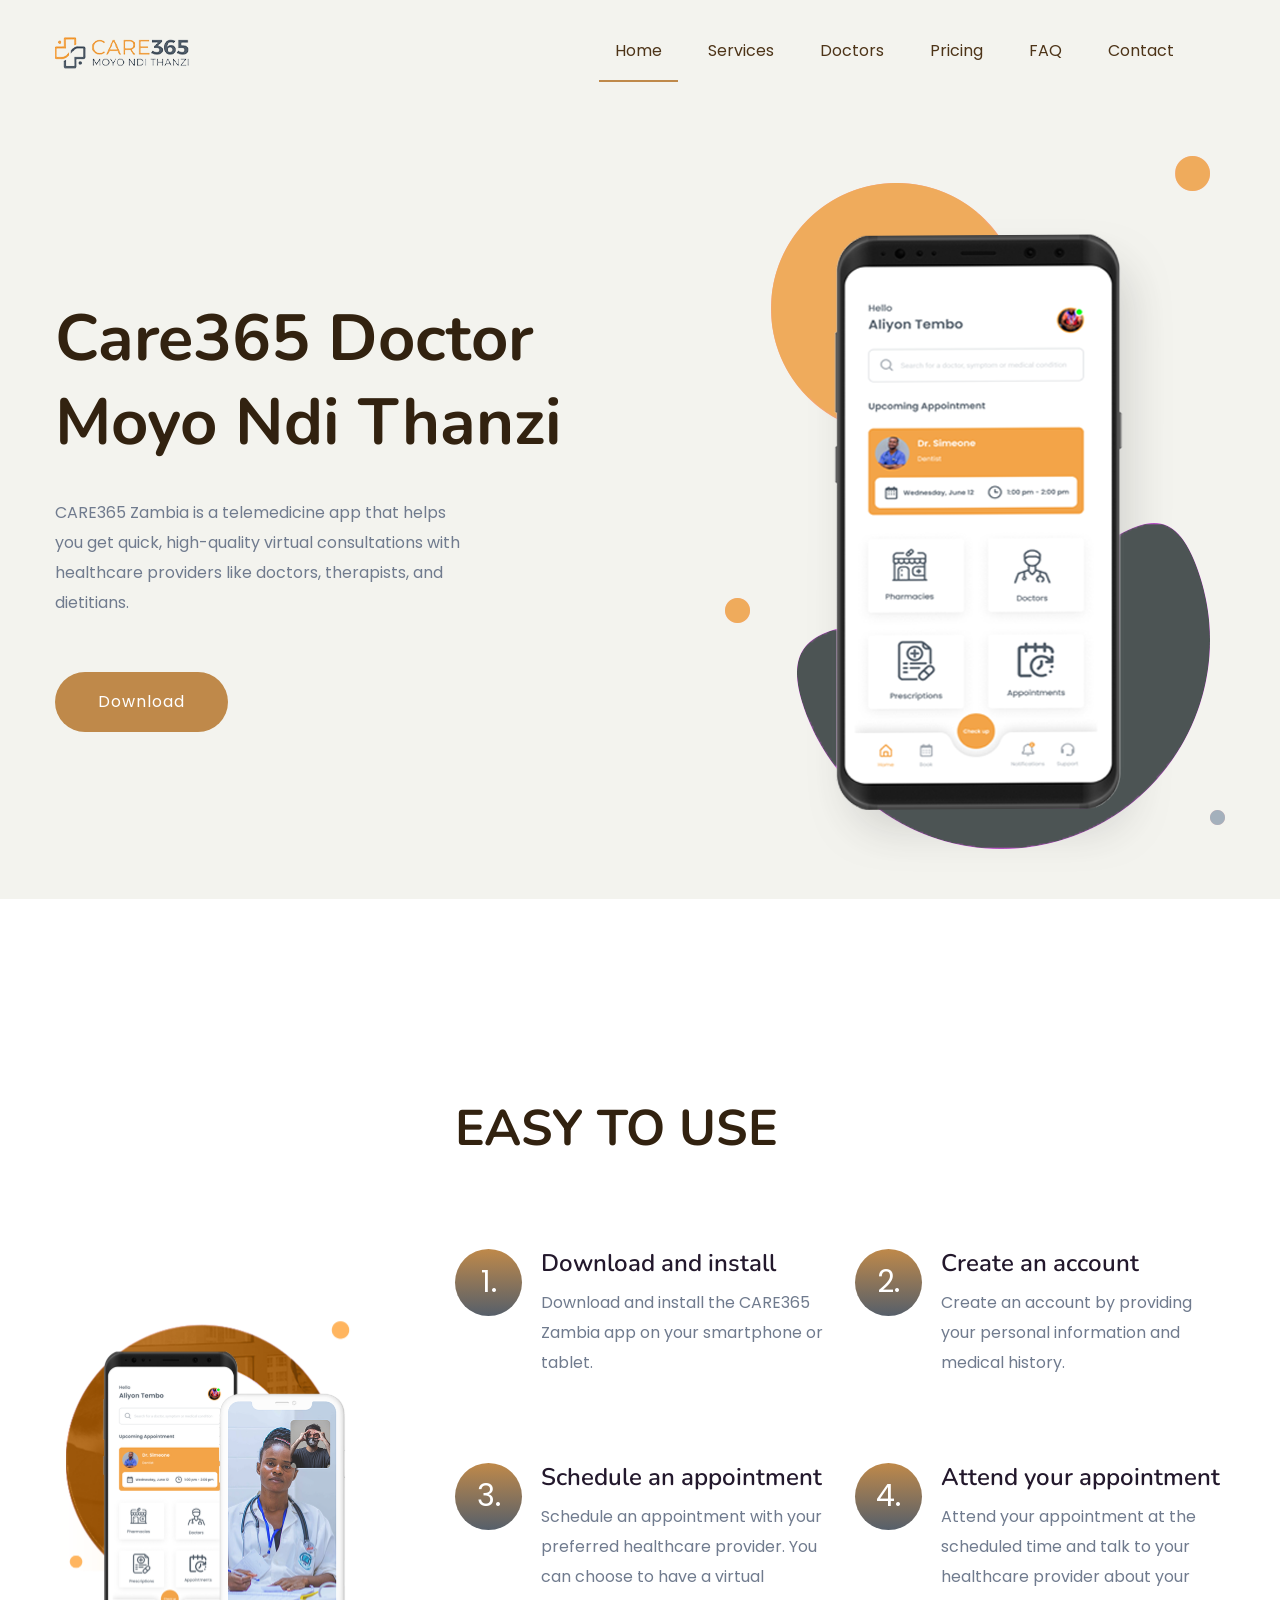
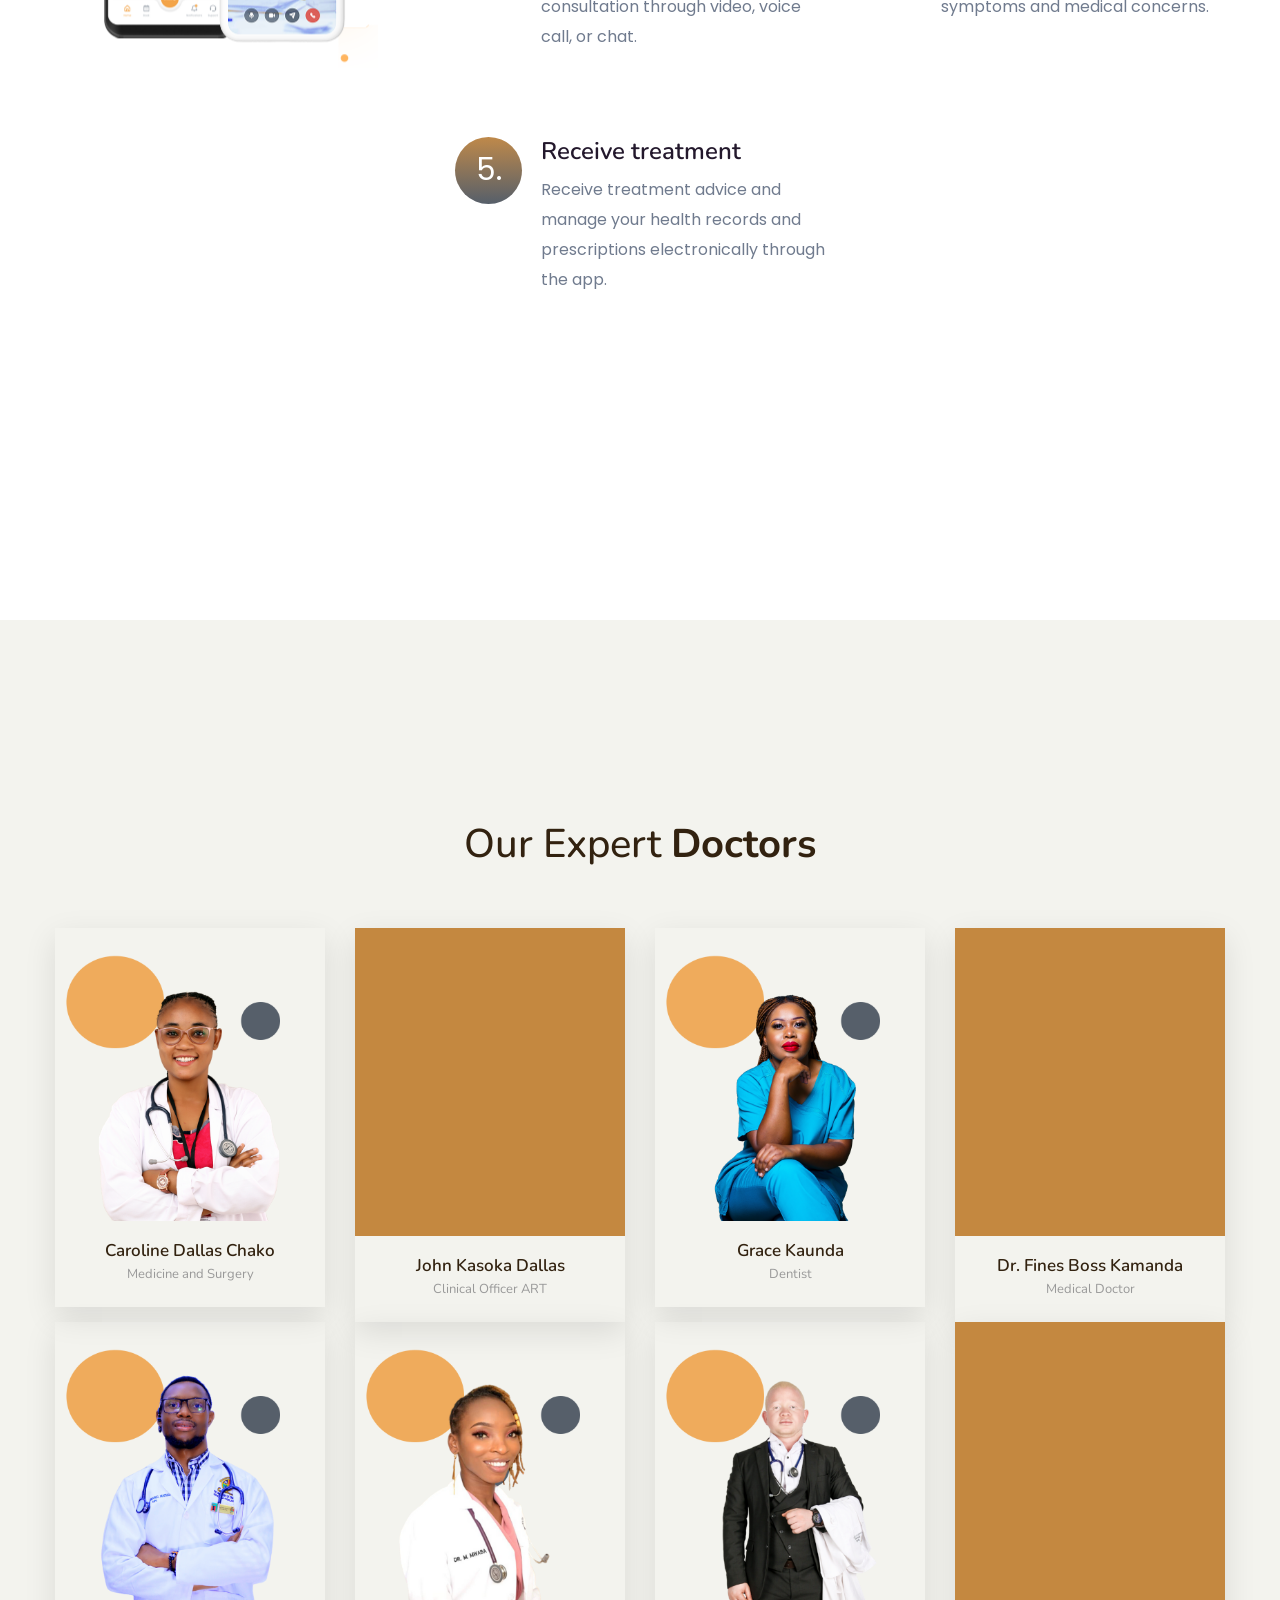
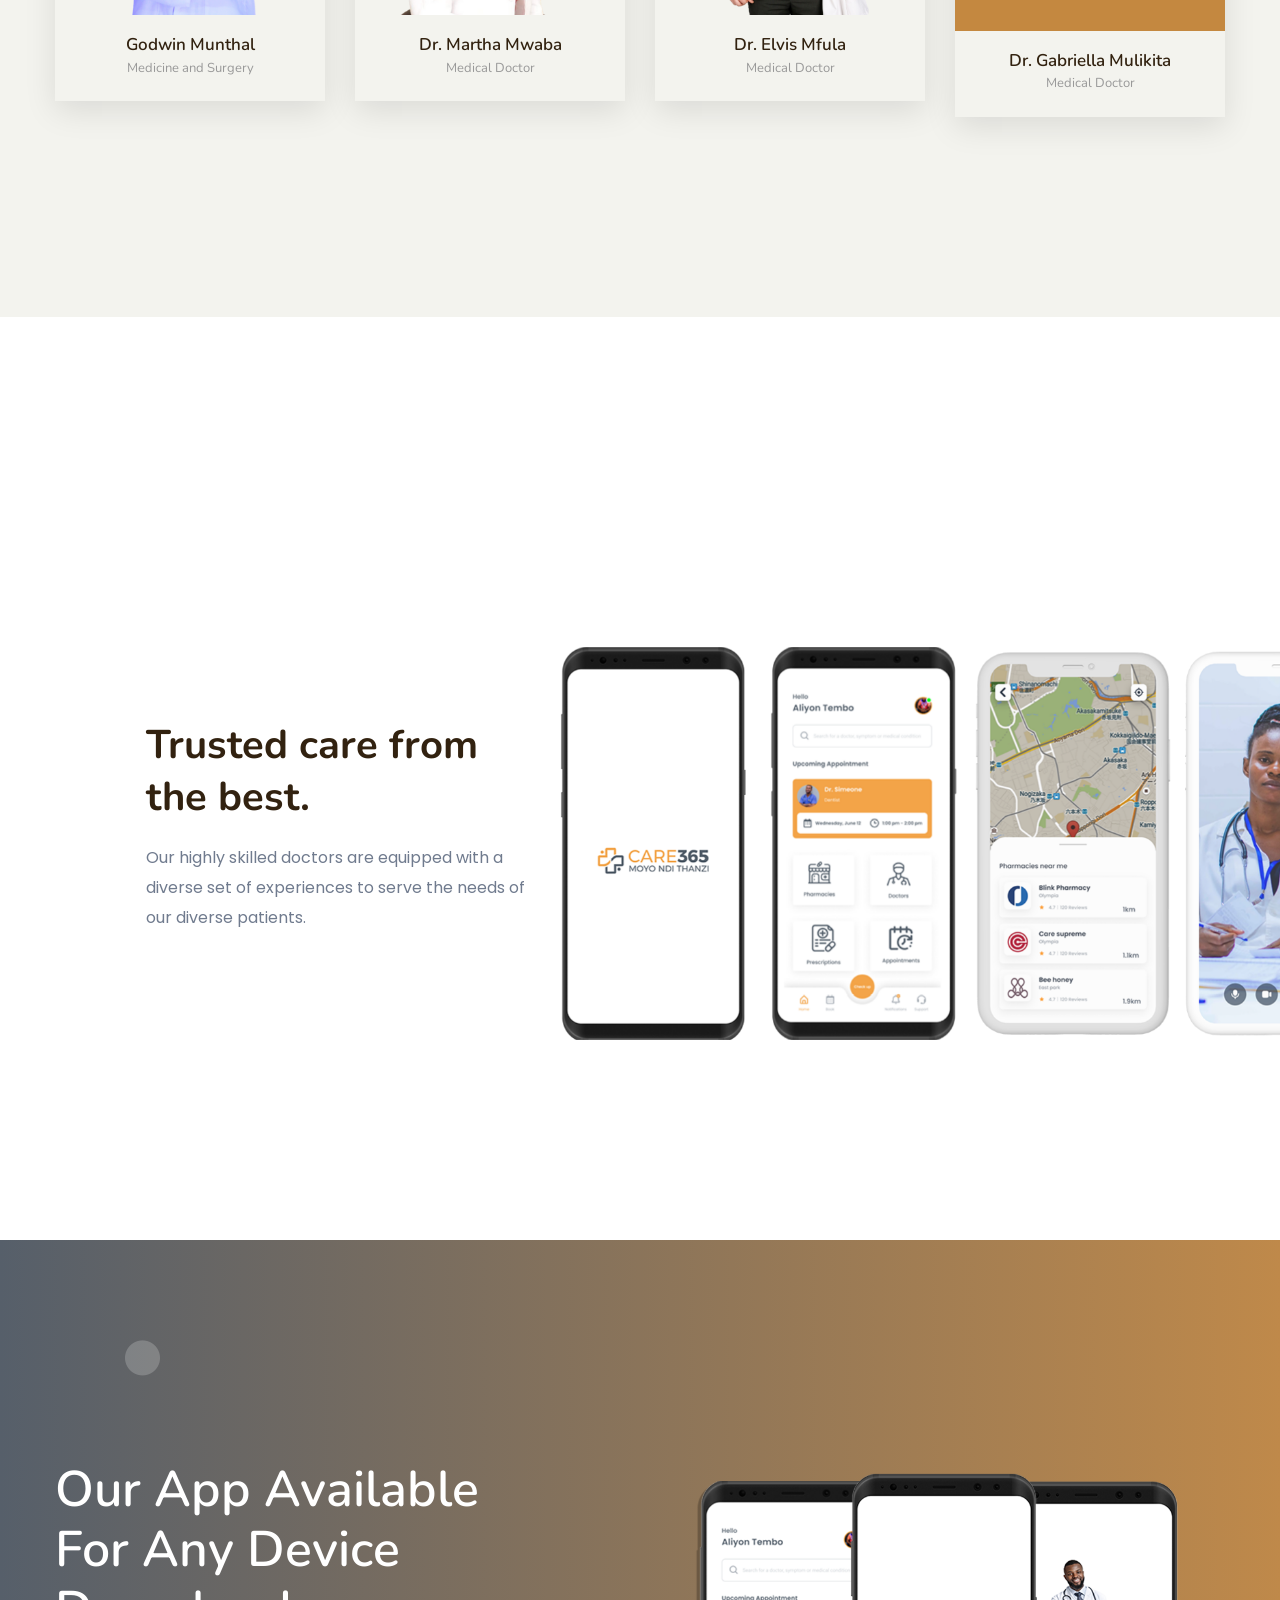
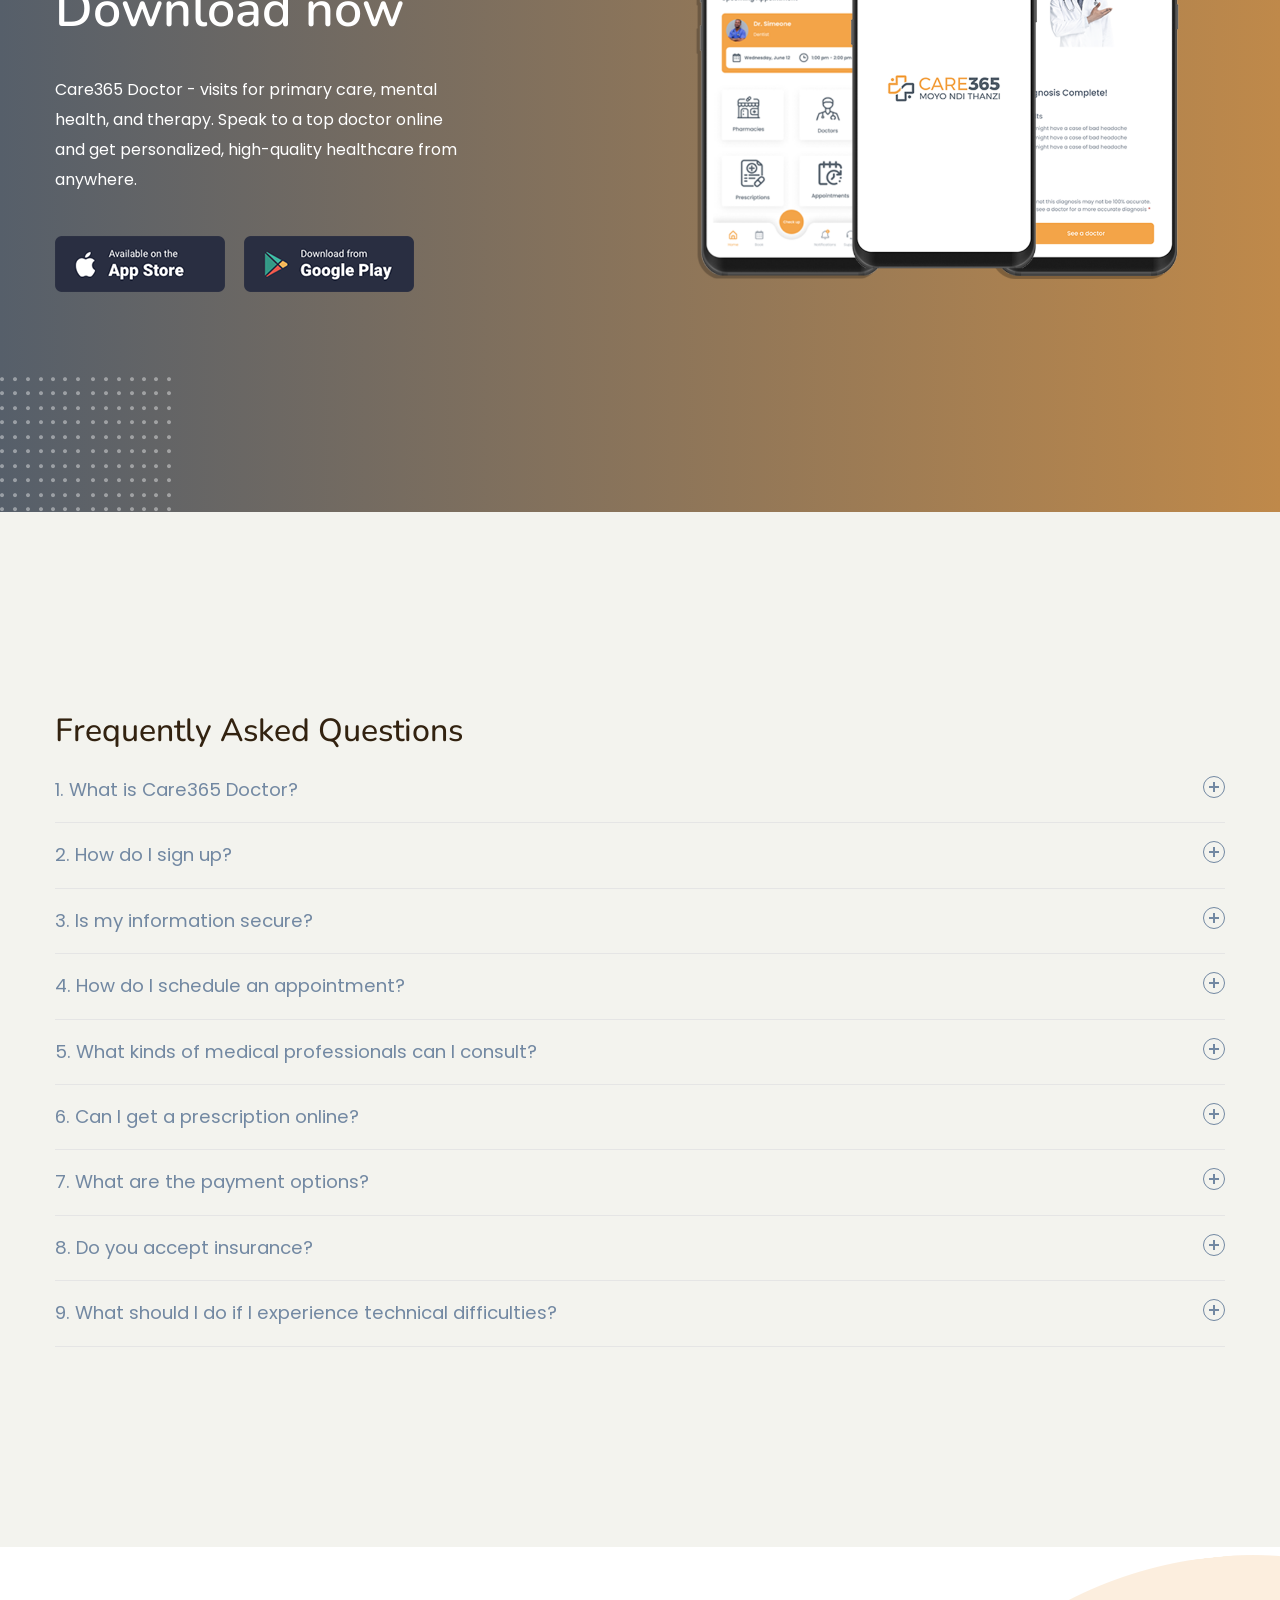
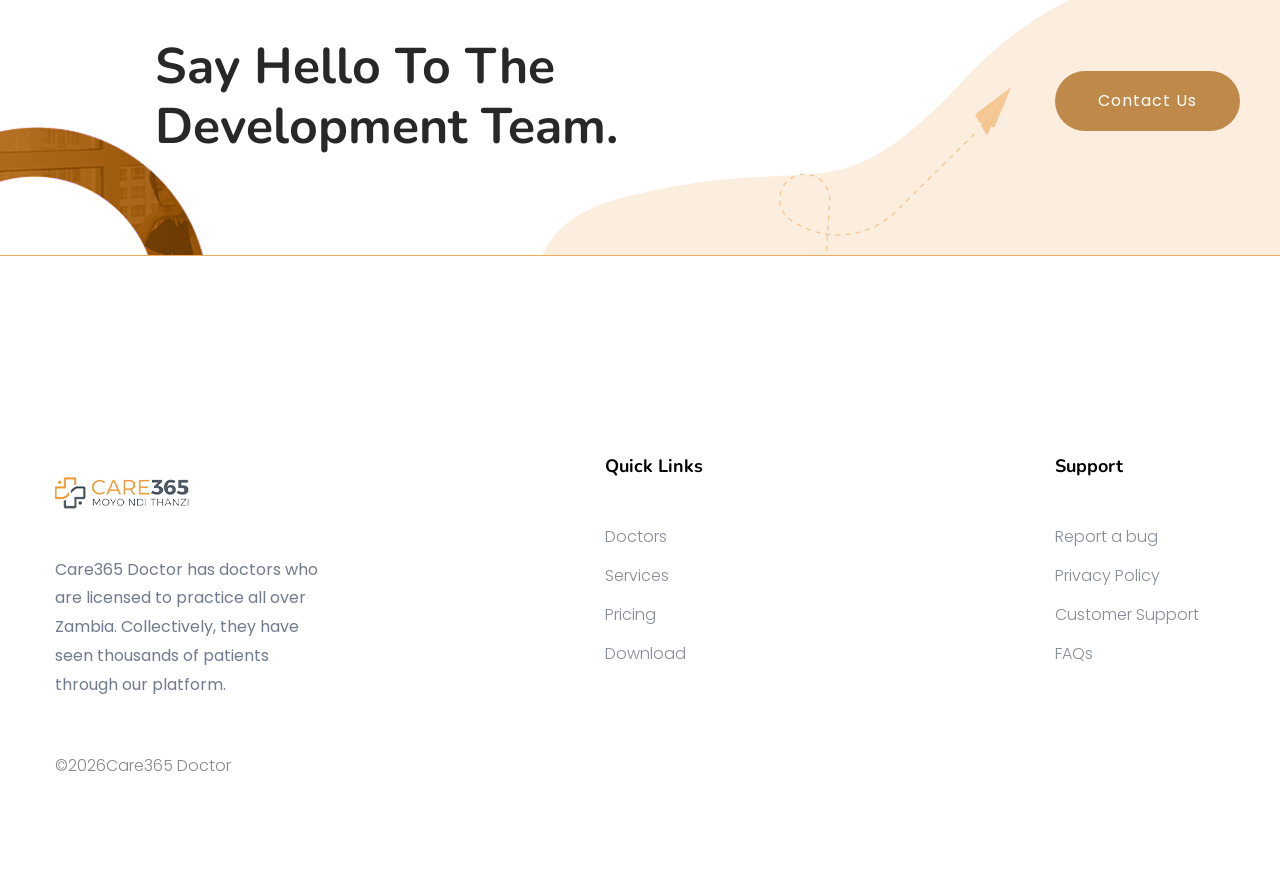
<file: index.html>
<!doctype html>
<html class="no-js" lang="zxx">
	<head>
		<meta charset="utf-8">
		<meta http-equiv="x-ua-compatible" content="ie=edge">
		<title>Top Telemedicine Services in Zambia | Care365 Doctor</title>
		<meta name="description" content>
		<meta name="viewport" content="width=device-width, initial-scale=1">
		<meta name="description" content="Get instant medical consultations with certified doctors in Zambia from the comfort of your home. Book appointments online, secure prescriptions, and medical advice 24/7 with Care365 Doctor.">
		<meta name="keywords" content="Telemedicine Zambia, Online Doctor Consultation, Online Prescription Zambia, Medical Services Zambia, Healthcare Zambia, 24/7 Medical Advice, Online Medical Appointments, Zambia Healthcare">
		<meta property="og:title" content="Telemedicine Services in Zambia | Care365 Doctor"/>
		<meta property="og:description" content="Get instant medical consultations with certified doctors in Zambia. Book your appointments online and get prescriptions and medical advice 24/7."/>
		<meta name="author" content="Care365 Doctor">
		<meta name="robots" content="index, follow">
		<link rel="manifest" href="site.html">
		<link rel="shortcut icon" type="image/x-icon" href="assets/img/favicon1.ico">
		<link rel="stylesheet" href="assets/css/bootstrap.min.css">
		<link rel="stylesheet" href="assets/css/owl.carousel.min.css">
		<link rel="stylesheet" href="assets/css/flaticon.css">
		<link rel="stylesheet" href="assets/css/slicknav.css">
		<link rel="stylesheet" href="assets/css/animate.min.css">
		<link rel="stylesheet" href="assets/css/magnific-popup.css">
		<link rel="stylesheet" href="assets/css/fontawesome-all.min.css">
		<link rel="stylesheet" href="assets/css/themify-icons.css">
		<link rel="stylesheet" href="assets/css/slick.css">
		<link rel="stylesheet" href="assets/css/nice-select.css">
		<link rel="stylesheet" href="assets/css/style.css">
   </head>
	<body>
		<div id="preloader-active">
			<div class="preloader d-flex align-items-center justify-content-center">
				<div class="preloader-inner position-relative">
					<div class="preloader-circle"></div>
					<div class="preloader-img pere-text">
						<img src="assets/img/logo/logo.png" alt>
					</div>
				</div>
			</div>
		</div>
		<header>
			<div class="header-area header-transparrent ">
				<div class="main-header header-sticky">
					<div class="container">
						<div class="row align-items-center">
							<div class="col-xl-2 col-lg-2 col-md-2">
								<div class="logo">
									<a href="index.html"><img src="assets/img/logo/logo.png" alt></a>
								</div>
							</div>
							<div class="col-xl-10 col-lg-10 col-md-10">
								<div class="main-menu f-right d-none d-lg-block">
									<nav>
										<ul id="navigation">
											<li class="active"><a href="index.html"> Home</a></li>
											<li><a href="services.html">Services</a></li>
											<li><a href="doctors.html">Doctors</a></li>
											<li><a href="pricing.html">Pricing</a></li>
											<li><a href="faq-page.html">FAQ</a></li>
											<li><a href="contact.html">Contact</a></li>
										</ul>
									</nav>
								</div>
							</div>
							<div class="col-12">
								<div class="mobile_menu d-block d-lg-none"></div>
							</div>
						</div>
					</div>
				</div>
			</div>
		</header>
		<main>
			<div class="slider-area ">
				<div class="slider-active">
					<div class="single-slider slider-height slider-padding sky-blue d-flex align-items-center">
						<div class="container">
							<div class="row d-flex align-items-center">
								<div class="col-lg-6 col-md-9 ">
									<div class="hero__caption">
										<h1 data-animation="fadeInUp" data-delay=".6s">Care365 Doctor<br>Moyo Ndi Thanzi</h1>
										<p data-animation="fadeInUp" data-delay=".8s">
											CARE365 Zambia is a telemedicine app that
											helps you get quick, high-quality virtual
											consultations with healthcare providers like
											doctors, therapists, and dietitians.
										</p>
										<div class="slider-btns">
											<a data-animation="fadeInLeft" data-delay="1.0s" href="#" class="btn radius-btn">Download</a>
										</div>
									</div>
								</div>
								<div class="col-lg-6">
									<div class="hero__img d-none d-lg-block f-right" data-animation="fadeInRight" data-delay="1s">
										<img src="assets/img/hero/hero_right.png" alt>
									</div>
								</div>
							</div>
						</div>
					</div>
					<!-- <div class="single-slider slider-height slider-padding sky-blue d-flex align-items-center">
						<div class="container">
							<div class="row d-flex align-items-center">
								<div class="col-lg-6 col-md-9 ">
									<div class="hero__caption">
										<h1 data-animation="fadeInUp" data-delay=".6s">Care365 Doctor<br>Moyo Ndi Thanzi</h1>
										<p data-animation="fadeInUp" data-delay=".8s">
											CARE365 Zambia is a telemedicine app that
											helps you get quick, high-quality virtual
											consultations with healthcare providers like
											doctors, therapists, and dietitians.
										</p>
										<div class="slider-btns">
											<a data-animation="fadeInLeft" data-delay="1.0s" href="#" class="btn radius-btn">Download</a>
										</div>
									</div>
								</div>
								<div class="col-lg-6">
									<div class="hero__img d-none d-lg-block f-right" data-animation="fadeInRight" data-delay="1s">
										<img src="assets/img/hero/hero_right.png" alt>
									</div>
								</div>
							</div>
						</div>
					</div> -->
				</div>
			</div>
			<section id="feature" class="best-features-area section-padd4">
				<div class="container">
					<div class="row justify-content-end">
						<div class="col-xl-8 col-lg-10">
							<div class="row">
								<div class="col-lg-10 col-md-10">
									<div class="section-tittle">
										<h2>EASY TO USE</h2>
									</div>
								</div>
							</div>
							<div class="row">
								<div class="col-xl-6 col-lg-6 col-md-4">
									<div class="single-features mb-70">
										<div class="features-icon">
											<span >1.</span>
										</div>
										<div class="features-caption">
											<h3> Download and install</h3>
											<p>Download and install the CARE365 Zambia app on your smartphone or tablet.</p>
										</div>
									</div>
								</div>
								<div class="col-xl-6 col-lg-6 col-md-4">
									<div class="single-features mb-70">
										<div class="features-icon">
											<span >2.</span>
										</div>
										<div class="features-caption">
											<h3>Create an account</h3>
											<p>Create an account by providing your
												personal information and medical history.
											</p>
										</div>
									</div>
								</div>
								<div class="col-xl-6 col-lg-6 col-md-4">
									<div class="single-features mb-70">
										<div class="features-icon">
											<span >3.</span>
										</div>
										<div class="features-caption">
											<h3>Schedule an appointment</h3>
											<p>Schedule an appointment with your
												preferred healthcare provider. You can
												choose to have a virtual consultation
												through video, voice call, or chat.
											</p>
										</div>
									</div>
								</div>
								<div class="col-xl-6 col-lg-6 col-md-4">
									<div class="single-features mb-70">
										<div class="features-icon">
											<span >4.</span>
										</div>
										<div class="features-caption">
											<h3>Attend your appointment</h3>
											<p>Attend your appointment at the scheduled
												time and talk to your healthcare provider
												about your symptoms and medical
												concerns.
											</p>
										</div>
									</div>
								</div>
								<div class="col-xl-6 col-lg-6 col-md-4">
									<div class="single-features mb-70">
										<div class="features-icon">
											<span >5.</span>
										</div>
										<div class="features-caption">
											<h3>Receive treatment</h3>
											<p> Receive treatment advice and manage your
												health records and prescriptions
												electronically through the app.
											</p>
										</div>
									</div>
								</div>
							</div>
						</div>
					</div>
				</div>
				<div class="features-shpae d-none d-lg-block">
					<img src="assets/img/shape/best-features.png" alt>
				</div>
			</section>
			<section class="team" id="team">
				<div class="service-area sky-blue section-padding2">
					<div class="container text-center">
						<h1>Our Expert
							<strong>Doctors</strong>
						</h1>
						<p></p>
						<div class="row">
							<!-- Box-1 -->
							<div class="col-lg-3 col-md-6">
								<div class="box">
									<div class="image">
										<img src="assets/img/shape/team-animate.png" alt="team" class="img-fluid">
									</div>
									<h3>Caroline Dallas Chako</h3>
									<h4 >Medicine and Surgery</h4>
								</div>
							</div>
							<!-- Box-2 -->
							<div class="col-lg-3 col-md-6">
								<div class="box">
									<div class="image">
										<img src="assets/img/shape/team-animateall.png" alt="team" class="img-fluid">
									</div>
									<h3>John Kasoka Dallas </h3>
									<h4>Clinical Officer ART</h4>
								</div>
							</div>
							<!-- Box-3 -->
							<div class="col-lg-3 col-md-6">
								<div class="box">
									<div class="image">
										<img src="assets/img/shape/team-animate3.png" alt="team" class="img-fluid">
									</div>
									<h3>Grace Kaunda</h3>
									<h4>Dentist</h4>
								</div>
							</div>
							<!-- Box-4 -->
							<div class="col-lg-3 col-md-6">
								<div class="box">
									<div class="image">
										<img src="assets/img/shape/team-animateall.png" alt="team" class="img-fluid">
									</div>
									<h3>Dr. Fines Boss Kamanda </h3>
									<h4>Medical Doctor</h4>
								</div>
							</div>
                     <!-- Box-5 -->
							<div class="col-lg-3 col-md-6">
								<div class="box">
									<div class="image">
										<img src="assets/img/shape/team-animate4.png" alt="team" class="img-fluid">
									</div>
									<h3>Godwin Munthal </h3>
									<h4>Medicine and Surgery</h4>
								</div>
							</div>
                     <!-- Box-6 -->
							<div class="col-lg-3 col-md-6">
								<div class="box">
									<div class="image">
										<img src="assets/img/shape/team-animate1.png" alt="team" class="img-fluid">
									</div>
									<h3>Dr. Martha Mwaba</h3>
									<h4>Medical Doctor</h4>
								</div>
							</div>
                     <!-- Box-7 -->
							<div class="col-lg-3 col-md-6">
								<div class="box">
									<div class="image">
										<img src="assets/img/shape/team-animate5.png" alt="team" class="img-fluid">
									</div>
									<h3>Dr. Elvis Mfula </h3>
									<h4>Medical Doctor</h4>
								</div>
							</div>
                     <!-- Box-8 -->
							<div class="col-lg-3 col-md-6">
								<div class="box">
									<div class="image">
										<img src="assets/img/shape/team-animateall.png" alt="team" class="img-fluid">
									</div>
									<h3>Dr. Gabriella Mulikita </h3>
									<h4>Medical Doctor</h4>
								</div>
							</div>
						</div>
					</div>
				</div>
			</section>
			<div class="applic-apps section-padding2">
				<div class="container-fluid">
					<div class="row">
						<div class="col-xl-4 col-lg-4 col-md-8">
							<div class="single-cases-info mb-30">
								<h3>Trusted care from<br> the best.</h3>
								<p>Our highly skilled doctors are equipped with a diverse set of experiences to serve the needs of our diverse patients. </p>
							</div>
						</div>
						<div class="col-xl-8 col-lg-8 col-md-col-md-7">
							<div class="app-active owl-carousel">
								<div class="single-cases-img">
									<img src="assets/img/gallery/App1.png" alt>
								</div>
								<div class="single-cases-img">
									<img src="assets/img/gallery/App2.png" alt>
								</div>
								<div class="single-cases-img">
									<img src="assets/img/gallery/App3.png" alt>
								</div>
								<div class="single-cases-img">
									<img src="assets/img/gallery/App4.png" alt>
								</div>
								<div class="single-cases-img">
									<img src="assets/img/gallery/App5.png" alt>
								</div>
							</div>
						</div>
					</div>
				</div>
			</div>
			<div class="available-app-area">
				<div class="container">
					<div class="row d-flex justify-content-between">
						<div class="col-xl-5 col-lg-6">
							<div class="app-caption">
								<div class="section-tittle section-tittle3">
									<h2>Our App Available For Any Device Download now</h2>
									<p>Care365 Doctor - visits for primary care, mental health, and therapy. Speak to a top doctor online and get personalized, high-quality healthcare from anywhere.</p>
									<div class="app-btn">
										<a href="#" class="app-btn1"><img src="assets/img/shape/app_btn1.png" alt></a>
										<a href="#" class="app-btn2"><img src="assets/img/shape/app_btn2.png" alt></a>
									</div>
								</div>
							</div>
						</div>
						<div class="col-xl-6 col-lg-6">
							<div class="app-img">
								<img src="assets/img/shape/available-app.png" alt>
							</div>
						</div>
					</div>
				</div>
				<div class="app-shape">
					<img src="assets/img/shape/app-shape-top.png" alt class="app-shape-top heartbeat d-none d-lg-block">
					<img src="assets/img/shape/app-shape-left.png" alt class="app-shape-left d-none d-xl-block">
				</div>
			</div>
			<div class="service-area sky-blue section-padding2">
				<div class="container">
					<h2>Frequently Asked Questions</h2>
					<div class="accordion">
						<div class="accordion-item">
							<button id="accordion-button-1" aria-expanded="false"><span class="accordion-title">1. What is Care365 Doctor?</span><span class="icon" aria-hidden="true"></span></button>
							<div class="accordion-content">
								<p>Care365 Doctor is an online telemedicine platform that connects patients in Zambia with certified healthcare professionals for consultations, medical advice, and treatment plans—all from the comfort of your home.</p>
							</div>
						</div>
						<div class="accordion-item">
							<button id="accordion-button-2" aria-expanded="false"><span class="accordion-title">2. How do I sign up?</span><span class="icon" aria-hidden="true"></span></button>
							<div class="accordion-content">
								<p>You can sign up by visiting our website and clicking on the "Sign Up" button. Fill in the required details, including your email, name, and password. You'll receive a confirmation email to complete the registration process.</p>
							</div>
						</div>
						<div class="accordion-item">
							<button id="accordion-button-3" aria-expanded="false"><span class="accordion-title">3. Is my information secure?</span><span class="icon" aria-hidden="true"></span></button>
							<div class="accordion-content">
								<p> Yes, your privacy and security are our top priorities. All communications and medical records are encrypted and stored securely.</p>
							</div>
						</div>
						<div class="accordion-item">
							<button id="accordion-button-4" aria-expanded="false"><span class="accordion-title">4. How do I schedule an appointment?</span><span class="icon" aria-hidden="true"></span></button>
							<div class="accordion-content">
								<p>After logging in to your account, navigate to the 'Appointments' tab and select a healthcare provider based on your needs. You can then pick an available date and time slot that suits you.</p>
							</div>
						</div>
						<div class="accordion-item">
							<button id="accordion-button-5" aria-expanded="false"><span class="accordion-title">5. What kinds of medical professionals can I consult?</span><span class="icon" aria-hidden="true"></span></button>
							<div class="accordion-content">
								<p>We have a range of healthcare professionals, including general practitioners, specialists, mental health experts, and dieticians. You can choose based on your medical needs.</p>
							</div>
						</div>
						<div class="accordion-item">
							<button id="accordion-button-2" aria-expanded="false"><span class="accordion-title">6. Can I get a prescription online?</span><span class="icon" aria-hidden="true"></span></button>
							<div class="accordion-content">
								<p>Yes, if the healthcare provider deems it appropriate, they can issue an electronic prescription which can be sent to a pharmacy of your choice for pick-up or delivery./p>
							</div>
						</div>
						<div class="accordion-item">
							<button id="accordion-button-3" aria-expanded="false"><span class="accordion-title">7. What are the payment options?</span><span class="icon" aria-hidden="true"></span></button>
							<div class="accordion-content">
								<p> We accept various payment methods including debit/credit cards, mobile money, and bank transfers. Payment must be completed before the consultation begins.</p>
							</div>
						</div>
						<div class="accordion-item">
							<button id="accordion-button-4" aria-expanded="false"><span class="accordion-title">8. Do you accept insurance?</span><span class="icon" aria-hidden="true"></span></button>
							<div class="accordion-content">
								<p>We are currently working on integrating insurance options. At this time, consultations are paid out-of-pocket. However, you can download an invoice to submit for insurance reimbursement where applicable.</p>
							</div>
						</div>
						<div class="accordion-item">
							<button id="accordion-button-5" aria-expanded="false"><span class="accordion-title">9. What should I do if I experience technical difficulties?</span><span class="icon" aria-hidden="true"></span></button>
							<div class="accordion-content">
								<p>We're sorry for any inconvenience. Please contact our customer support team via the "Help" button on our website, or email us at we@care365.clinic for assistance.</p>
							</div>
						</div>
					</div>
				</div>
			</div>
			<div class="say-something-aera pt-90 pb-90 fix">
				<div class="container">
					<div class="row justify-content-between align-items-center">
						<div class="offset-xl-1 offset-lg-1 col-xl-5 col-lg-5">
							<div class="say-something-cap">
								<h2>Say Hello To The Development Team.</h2>
							</div>
						</div>
						<div class="col-xl-2 col-lg-3">
							<div class="say-btn">
								<a href="#" class="btn radius-btn">Contact Us</a>
							</div>
						</div>
					</div>
				</div>
				<div class="say-shape">
					<img src="assets/img/shape/say-shape-left.png" alt class="say-shape1 rotateme d-none d-xl-block">
					<img src="assets/img/shape/say-shape-right.png" alt class="say-shape2 d-none d-lg-block">
				</div>
			</div>
		</main>
		<footer>
			<div class="footer-main">
				<div class="footer-area footer-padding">
					<div class="container">
						<div class="row  justify-content-between">
							<div class="col-lg-3 col-md-4 col-sm-8">
								<div class="single-footer-caption mb-30">
									<div class="footer-logo">
										<a href="index-2.html"><img src="assets/img/logo/logo2_footer.png" alt></a>
									</div>
									<div class="footer-tittle">
										<div class="footer-pera">
											<p class="info1">Care365 Doctor has doctors who are licensed to practice all over Zambia. Collectively, they have seen thousands of patients through our platform.</p>
										</div>
									</div>
								</div>
							</div>
							<div class="col-lg-2 col-md-4 col-sm-5">
								<div class="single-footer-caption mb-50">
									<div class="footer-tittle">
										<h4>Quick Links</h4>
										<ul>
											<li><a href="doctors.html">Doctors</a></li>
											<li><a href="services.html">Services</a></li>
											<li><a href="pricing.html">Pricing</a></li>
											<li><a href="#">Download</a></li>
										</ul>
									</div>
								</div>
							</div>
							<div class="col-lg-2 col-md-4 col-sm-7">
								<div class="single-footer-caption mb-50">
									<div class="footer-tittle">
										<h4>Support</h4>
										<ul>
											<li><a href="contact.html">Report a bug</a></li>
											<li><a href="policy.html">Privacy Policy</a></li>
                                            <li><a href="customer.html">Customer Support</a></li>
											<li><a href="faq-page.html">FAQs</a></li>
										</ul>
									</div>
								</div>
							</div>
						</div>
						<div class="row align-items-center">
							<div class="col-xl-12 ">
								<div class="footer-copy-right">
									<p>
										&copy;<script>document.write(new Date().getFullYear());</script>Care365 Doctor
									</p>
								</div>
							</div>
						</div>
					</div>
				</div>
			</div>
		</footer>
		<script>const items = document.querySelectorAll(".accordion button");
			function toggleAccordion() {
			  const itemToggle = this.getAttribute('aria-expanded');
			  
			  for (i = 0; i < items.length; i++) {
			    items[i].setAttribute('aria-expanded', 'false');
			  }
			  
			  if (itemToggle == 'false') {
			    this.setAttribute('aria-expanded', 'true');
			  }
			}
			
			items.forEach(item => item.addEventListener('click', toggleAccordion));
		</script>
		<script src="assets/js/vendor/modernizr-3.5.0.min.js"></script>
		<script src="assets/js/vendor/jquery-1.12.4.min.js"></script>
		<script src="assets/js/popper.min.js"></script>
		<script src="assets/js/bootstrap.min.js"></script>
		<script src="assets/js/jquery.slicknav.min.js"></script>
		<script src="assets/js/owl.carousel.min.js"></script>
		<script src="assets/js/slick.min.js"></script>
		<script src="assets/js/gijgo.min.js"></script>
		<script src="assets/js/wow.min.js"></script>
		<script src="assets/js/animated.headline.js"></script>
		<script src="assets/js/jquery.magnific-popup.js"></script>
		<script src="assets/js/jquery.scrollUp.min.js"></script>
		<script src="assets/js/jquery.nice-select.min.js"></script>
		<script src="assets/js/jquery.sticky.js"></script>
		<script src="assets/js/contact.js"></script>
		<script src="assets/js/jquery.form.js"></script>
		<script src="assets/js/jquery.validate.min.js"></script>
		<script src="assets/js/mail-script.js"></script>
		<script src="assets/js/jquery.ajaxchimp.min.js"></script>
		<script src="assets/js/plugins.js"></script>
		<script src="assets/js/main.js"></script>
		<script async src="https://www.googletagmanager.com/gtag/js?id=UA-23581568-13"></script>
		<script defer src="https://static.cloudflareinsights.com/beacon.min.js/v8b253dfea2ab4077af8c6f58422dfbfd1689876627854" integrity="sha512-bjgnUKX4azu3dLTVtie9u6TKqgx29RBwfj3QXYt5EKfWM/9hPSAI/4qcV5NACjwAo8UtTeWefx6Zq5PHcMm7Tg==" data-cf-beacon='{"rayId":"7fdfa47d8a8571bd","version":"2023.8.0","b":1,"token":"cd0b4b3a733644fc843ef0b185f98241","si":100}' crossorigin="anonymous"></script>
	</body>
</html>
</file>
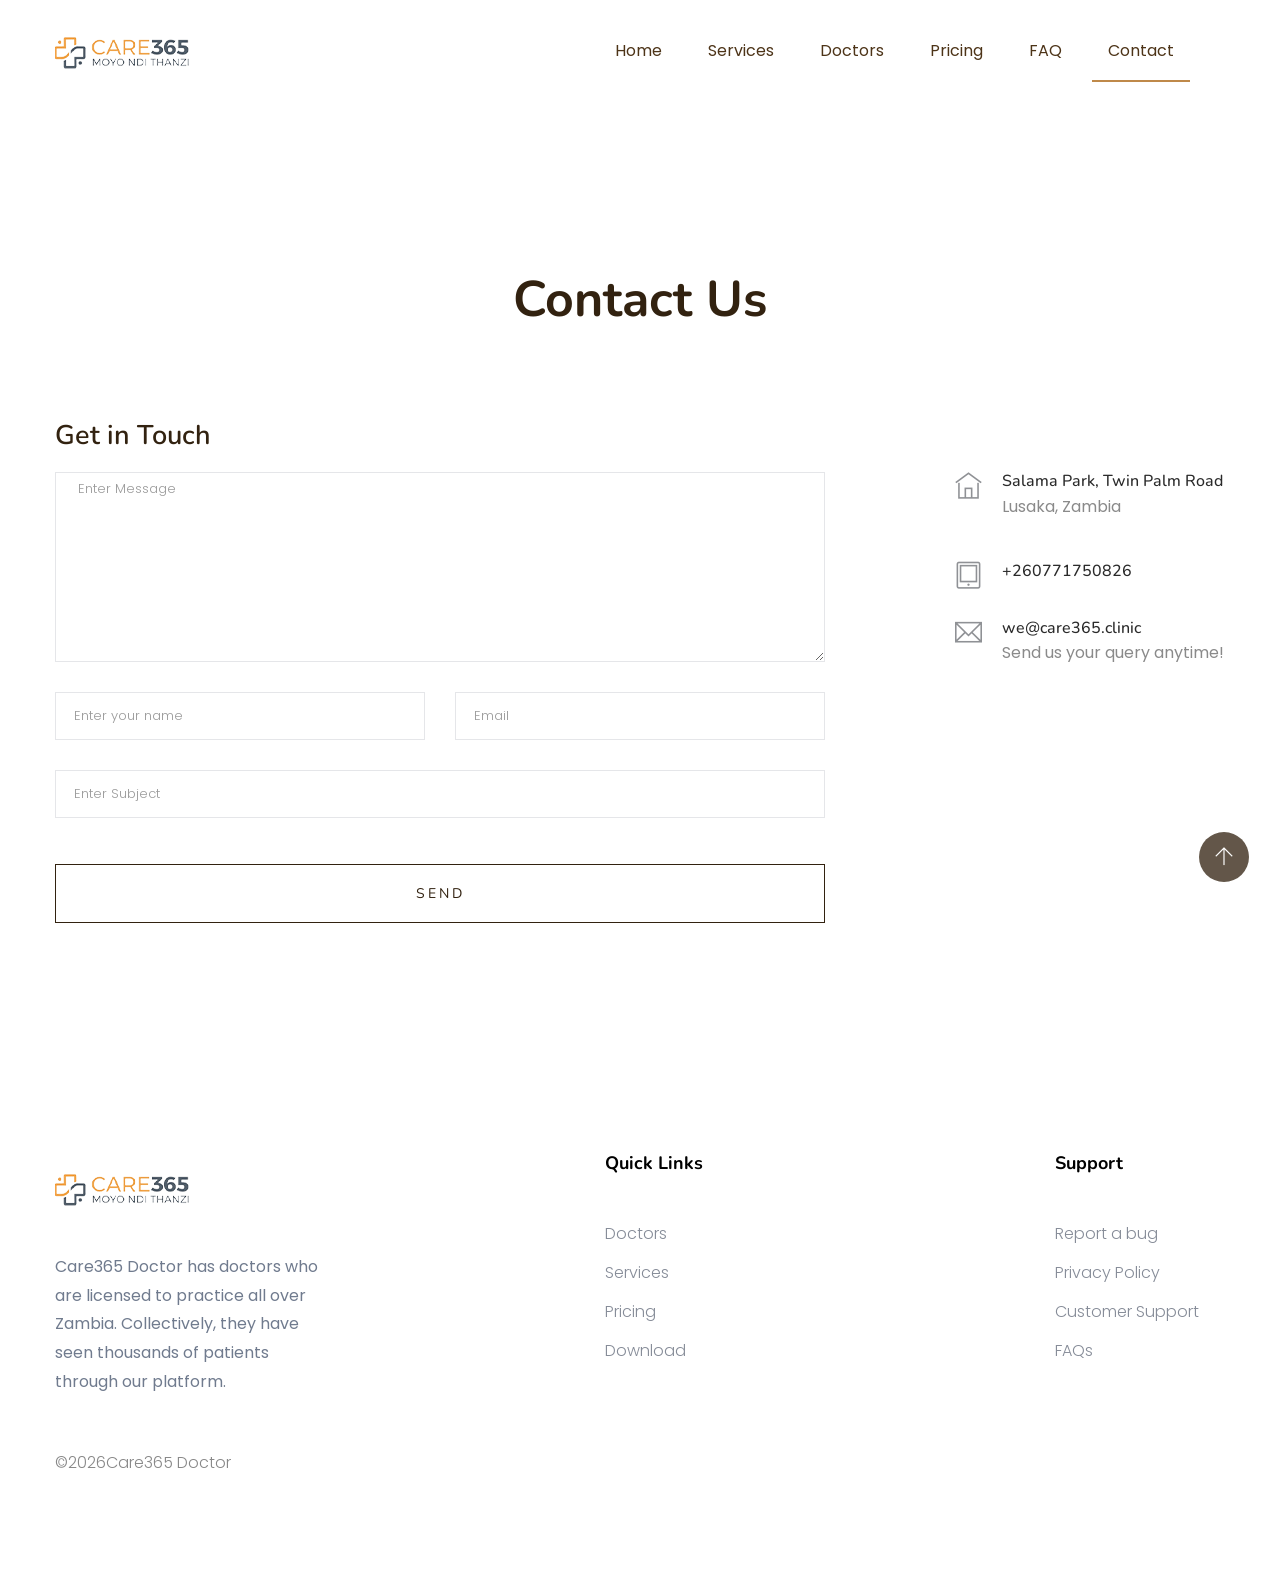
<file: contact.html>
<!doctype html>
<html class="no-js" lang="eng">
	<head>
		<meta charset="utf-8">
		<meta http-equiv="x-ua-compatible" content="ie=edge">
		<title>Top Telemedicine Services in Zambia | Care365 Doctor</title>
		<meta name="description" content>
		<meta name="viewport" content="width=device-width, initial-scale=1">
		<meta name="description" content="Get instant medical consultations with certified doctors in Zambia from the comfort of your home. Book appointments online, secure prescriptions, and medical advice 24/7 with Care365 Doctor.">
		<meta name="keywords" content="Telemedicine Zambia, Online Doctor Consultation, Online Prescription Zambia, Medical Services Zambia, Healthcare Zambia, 24/7 Medical Advice, Online Medical Appointments, Zambia Healthcare">
		<meta property="og:title" content="Telemedicine Services in Zambia | Care365 Doctor"/>
		<meta property="og:description" content="Get instant medical consultations with certified doctors in Zambia. Book your appointments online and get prescriptions and medical advice 24/7."/>
		<meta name="author" content="Care365 Doctor">
		<meta name="robots" content="index, follow">
		<link rel="manifest" href="site.html">
		<link rel="shortcut icon" type="image/x-icon" href="assets/img/favicon1.ico">
		<link rel="stylesheet" href="assets/css/bootstrap.min.css">
		<link rel="stylesheet" href="assets/css/owl.carousel.min.css">
		<link rel="stylesheet" href="assets/css/flaticon.css">
		<link rel="stylesheet" href="assets/css/slicknav.css">
		<link rel="stylesheet" href="assets/css/animate.min.css">
		<link rel="stylesheet" href="assets/css/magnific-popup.css">
		<link rel="stylesheet" href="assets/css/fontawesome-all.min.css">
		<link rel="stylesheet" href="assets/css/themify-icons.css">
		<link rel="stylesheet" href="assets/css/slick.css">
		<link rel="stylesheet" href="assets/css/nice-select.css">
		<link rel="stylesheet" href="assets/css/style.css">
			</head>
	<body>
		<div id="preloader-active">
			<div class="preloader d-flex align-items-center justify-content-center">
				<div class="preloader-inner position-relative">
					<div class="preloader-circle"></div>
					<div class="preloader-img pere-text">
						<img src="assets/img/logo/logo.png" alt>
					</div>
				</div>
			</div>
		</div>
		<header>
			<div class="header-area header-transparrent ">
				<div class="main-header header-sticky">
					<div class="container">
						<div class="row align-items-center">
							<div class="col-xl-2 col-lg-2 col-md-2">
								<div class="logo">
									<a href="index.html"><img src="assets/img/logo/logo.png" alt></a>
								</div>
							</div>
							<div class="col-xl-10 col-lg-10 col-md-10">
								<div class="main-menu f-right d-none d-lg-block">
									<nav>
										<ul id="navigation">
											<li><a href="index.html"> Home</a></li>
											<li><a href="services.html">Services</a></li>
											<li><a href="doctors.html">Doctors</a></li>
											<li><a href="pricing.html">Pricing</a></li>
											<li><a href="faq-page.html">FAQ</a></li>
											<li class="active"><a href="contact.html">Contact</a></li>
										</ul>
									</nav>
								</div>
							</div>
							<div class="col-12">
								<div class="mobile_menu d-block d-lg-none"></div>
							</div>
						</div>
					</div>
				</div>
			</div>
		</header>
		<div class="services-area">
			<div class="container">
				<div class="row d-flex justify-content-center">
					<div class="col-lg-8">
						<div class="section-tittle text-center mb-80">
							<h2>Contact Us​</h2>
						</div>
					</div>
				</div>
			</div>
		</div>
		<section class="contact-section">
			<div class="container">
				<div class="row">
					<div class="col-12">
						<h2 class="contact-title">Get in Touch</h2>
					</div>
					<div class="col-lg-8">
						<form class="form-contact contact_form" action="https://preview.colorlib.com/theme/appco/contact_process.php" method="post" id="contactForm" novalidate="novalidate">
							<div class="row">
								<div class="col-12">
									<div class="form-group">
										<textarea class="form-control w-100" name="message" id="message" cols="30" rows="9" onfocus="this.placeholder = ''" onblur="this.placeholder = 'Enter Message'" placeholder=" Enter Message"></textarea>
									</div>
								</div>
								<div class="col-sm-6">
									<div class="form-group">
										<input class="form-control valid" name="name" id="name" type="text" onfocus="this.placeholder = ''" onblur="this.placeholder = 'Enter your name'" placeholder="Enter your name">
									</div>
								</div>
								<div class="col-sm-6">
									<div class="form-group">
										<input class="form-control valid" name="email" id="email" type="email" onfocus="this.placeholder = ''" onblur="this.placeholder = 'Enter email address'" placeholder="Email">
									</div>
								</div>
								<div class="col-12">
									<div class="form-group">
										<input class="form-control" name="subject" id="subject" type="text" onfocus="this.placeholder = ''" onblur="this.placeholder = 'Enter Subject'" placeholder="Enter Subject">
									</div>
								</div>
							</div>
							<div class="form-group mt-3">
								<button type="submit" class="button button-contactForm boxed-btn">Send</button>
							</div>
						</form>
					</div>
					<div class="col-lg-3 offset-lg-1">
						<div class="media contact-info">
							<span class="contact-info__icon"><i class="ti-home"></i></span>
							<div class="media-body">
								<h3>Salama Park, Twin Palm Road</h3>
								<p>Lusaka, Zambia</p>
							</div>
						</div>
						<div class="media contact-info">
							<span class="contact-info__icon"><i class="ti-tablet"></i></span>
							<div class="media-body">
								<h3>+260771750826</h3>
							</div>
						</div>
						<div class="media contact-info">
							<span class="contact-info__icon"><i class="ti-email"></i></span>
							<div class="media-body">
								<h3><a href="#" class="__cf_email__" data-cfemail="8dfef8fdfde2fff9cdeee2e1e2ffe1e4efa3eee2e0">we@care365.clinic</a></h3>
								<p>Send us your query anytime!</p>
							</div>
						</div>
					</div>
				</div>
			</div>
		</section>
		<footer>
			<div class="footer-main">
				<div class="footer-area footer-padding">
					<div class="container">
						<div class="row  justify-content-between">
							<div class="col-lg-3 col-md-4 col-sm-8">
								<div class="single-footer-caption mb-30">
									<div class="footer-logo">
										<a href="index-2.html"><img src="assets/img/logo/logo2_footer.png" alt></a>
									</div>
									<div class="footer-tittle">
										<div class="footer-pera">
											<p class="info1">Care365 Doctor has doctors who are licensed to practice all over Zambia. Collectively, they have seen thousands of patients through our platform.</p>
										</div>
									</div>
								</div>
							</div>
							<div class="col-lg-2 col-md-4 col-sm-5">
								<div class="single-footer-caption mb-50">
									<div class="footer-tittle">
										<h4>Quick Links</h4>
										<ul>
											<li><a href="doctors.html">Doctors</a></li>
											<li><a href="services.html">Services</a></li>
											<li><a href="pricing.html">Pricing</a></li>
											<li><a href="#">Download</a></li>
										</ul>
									</div>
								</div>
							</div>
							<div class="col-lg-2 col-md-4 col-sm-7">
								<div class="single-footer-caption mb-50">
									<div class="footer-tittle">
										<h4>Support</h4>
										<ul>
											<li><a href="contact.html">Report a bug</a></li>
											<li><a href="policy.html">Privacy Policy</a></li>
                                            <li><a href="customer.html">Customer Support</a></li>
											<li><a href="faq-page.html">FAQs</a></li>
										</ul>
									</div>
								</div>
							</div>
							
						</div>
						<div class="row align-items-center">
							<div class="col-xl-12 ">
								<div class="footer-copy-right">
									<p>
										&copy;<script>document.write(new Date().getFullYear());</script>Care365 Doctor
									</p>
								</div>
							</div>
						</div>
					</div>
				</div>
			</div>
		</footer>
		<script src="assets/js/vendor/modernizr-3.5.0.min.js"></script>
		<script src="assets/js/vendor/jquery-1.12.4.min.js"></script>
		<script src="assets/js/popper.min.js"></script>
		<script src="assets/js/bootstrap.min.js"></script>
		<script src="assets/js/jquery.slicknav.min.js"></script>
		<script src="assets/js/owl.carousel.min.js"></script>
		<script src="assets/js/slick.min.js"></script>
		<script src="assets/js/wow.min.js"></script>
		<script src="assets/js/animated.headline.js"></script>
		<script src="assets/js/jquery.scrollUp.min.js"></script>
		<script src="assets/js/jquery.nice-select.min.js"></script>
		<script src="assets/js/jquery.sticky.js"></script>
		<script src="assets/js/jquery.magnific-popup.js"></script>
		<script src="assets/js/contact.js"></script>
		<script src="assets/js/jquery.form.js"></script>
		<script src="assets/js/jquery.validate.min.js"></script>
		<script src="assets/js/mail-script.js"></script>
		<script src="assets/js/jquery.ajaxchimp.min.js"></script>
		<script src="assets/js/plugins.js"></script>
		<script src="assets/js/main.js"></script>
		<script async src="https://www.googletagmanager.com/gtag/js?id=UA-23581568-13"></script>
		<script>
			window.dataLayer = window.dataLayer || [];
			function gtag(){dataLayer.push(arguments);}
			gtag('js', new Date());
			
			gtag('config', 'UA-23581568-13');
		</script>
		<script defer src="https://static.cloudflareinsights.com/beacon.min.js/v8b253dfea2ab4077af8c6f58422dfbfd1689876627854" integrity="sha512-bjgnUKX4azu3dLTVtie9u6TKqgx29RBwfj3QXYt5EKfWM/9hPSAI/4qcV5NACjwAo8UtTeWefx6Zq5PHcMm7Tg==" data-cf-beacon='{"rayId":"7fdfa4ed1b838879","version":"2023.8.0","b":1,"token":"cd0b4b3a733644fc843ef0b185f98241","si":100}' crossorigin="anonymous"></script>
	</body>
</html>
</file>
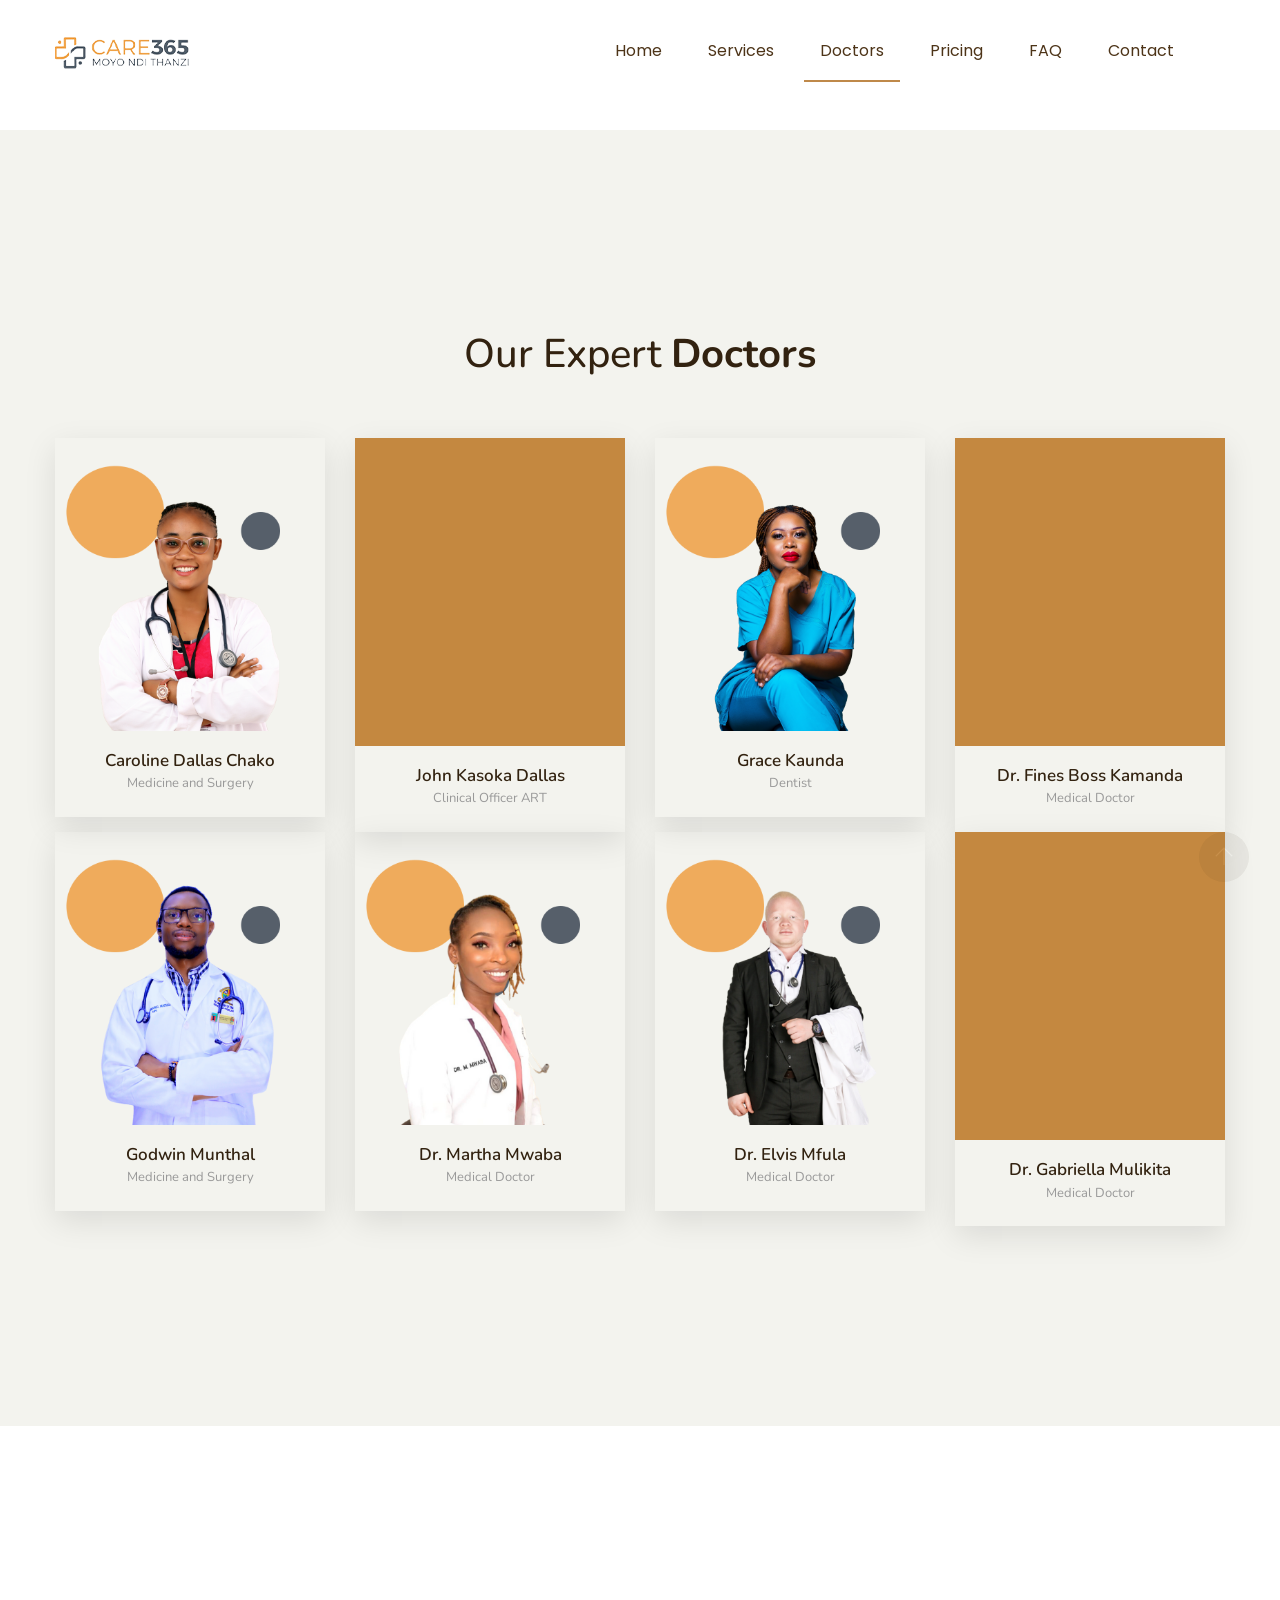
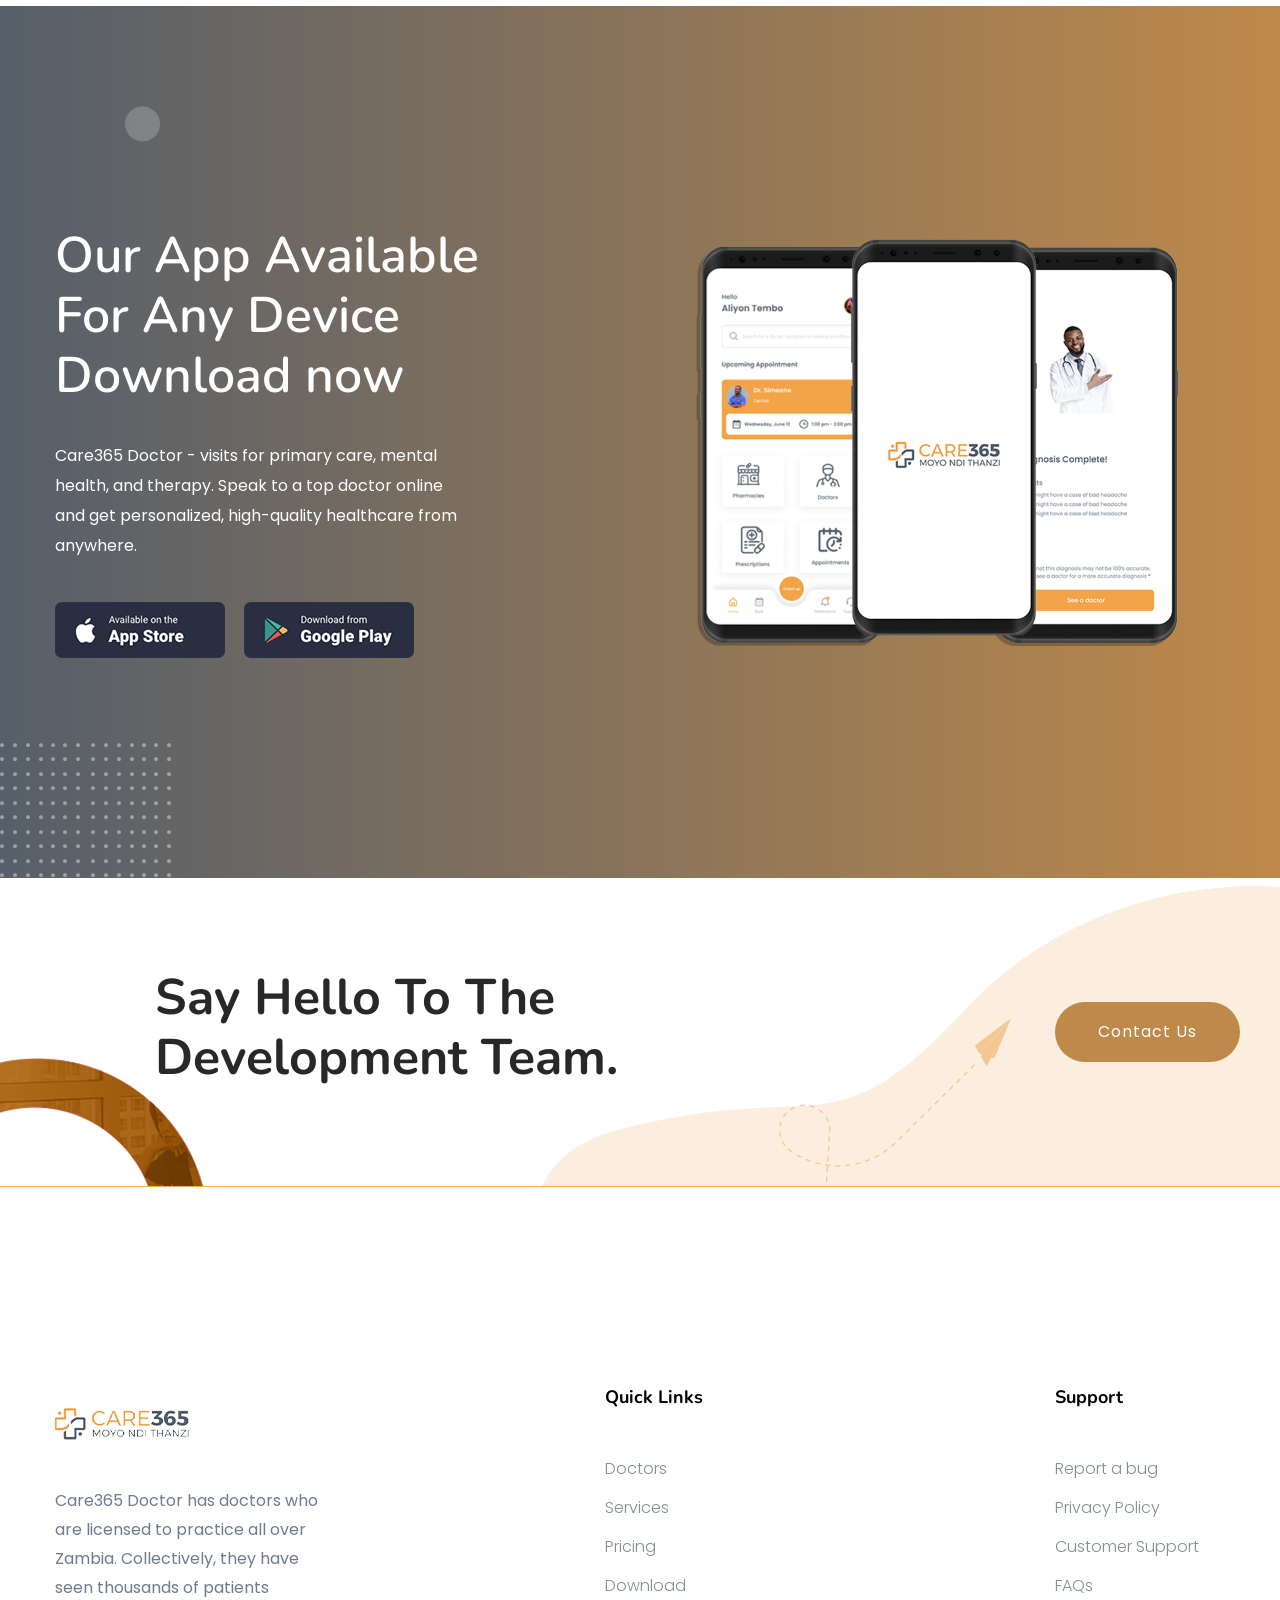
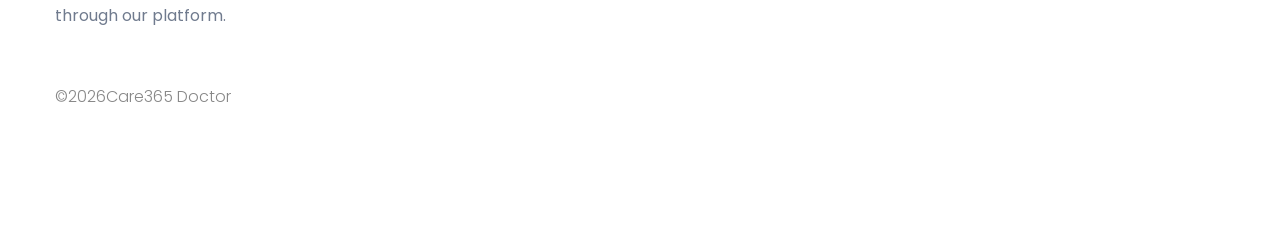
<file: doctors.html>
<!doctype html>
<html class="no-js" lang="eng">
	<head>
		<meta charset="utf-8">
		<meta http-equiv="x-ua-compatible" content="ie=edge">
		<title>Top Telemedicine Services in Zambia | Care365 Doctor</title>
		<meta name="description" content>
		<meta name="viewport" content="width=device-width, initial-scale=1">
		<meta name="description" content="Get instant medical consultations with certified doctors in Zambia from the comfort of your home. Book appointments online, secure prescriptions, and medical advice 24/7 with Care365 Doctor.">
		<meta name="keywords" content="Telemedicine Zambia, Online Doctor Consultation, Online Prescription Zambia, Medical Services Zambia, Healthcare Zambia, 24/7 Medical Advice, Online Medical Appointments, Zambia Healthcare">
		<meta property="og:title" content="Telemedicine Services in Zambia | Care365 Doctor"/>
		<meta property="og:description" content="Get instant medical consultations with certified doctors in Zambia. Book your appointments online and get prescriptions and medical advice 24/7."/>
		<meta name="author" content="Care365 Doctor">
		<meta name="robots" content="index, follow">
		<link rel="manifest" href="site.html">
		<link rel="shortcut icon" type="image/x-icon" href="assets/img/favicon1.ico">
		<link rel="stylesheet" href="assets/css/bootstrap.min.css">
		<link rel="stylesheet" href="assets/css/owl.carousel.min.css">
		<link rel="stylesheet" href="assets/css/flaticon.css">
		<link rel="stylesheet" href="assets/css/slicknav.css">
		<link rel="stylesheet" href="assets/css/animate.min.css">
		<link rel="stylesheet" href="assets/css/magnific-popup.css">
		<link rel="stylesheet" href="assets/css/fontawesome-all.min.css">
		<link rel="stylesheet" href="assets/css/themify-icons.css">
		<link rel="stylesheet" href="assets/css/slick.css">
		<link rel="stylesheet" href="assets/css/nice-select.css">
		<link rel="stylesheet" href="assets/css/style.css">
   </head>
	<body>
		<div id="preloader-active">
			<div class="preloader d-flex align-items-center justify-content-center">
				<div class="preloader-inner position-relative">
					<div class="preloader-circle"></div>
					<div class="preloader-img pere-text">
						<img src="assets/img/logo/logo.png" alt>
					</div>
				</div>
			</div>
		</div>
		<header>
			<div class="header-area header-transparrent ">
				<div class="main-header header-sticky">
					<div class="container">
						<div class="row align-items-center">
							<div class="col-xl-2 col-lg-2 col-md-2">
								<div class="logo">
									<a href="index.html"><img src="assets/img/logo/logo.png" alt></a>
								</div>
							</div>
							<div class="col-xl-10 col-lg-10 col-md-10">
								<div class="main-menu f-right d-none d-lg-block">
									<nav>
										<ul id="navigation">
											<li><a href="index.html"> Home</a></li>
											<li><a href="services.html">Services</a></li>
											<li class="active"><a href="doctors.html">Doctors</a></li>
											<li><a href="pricing.html">Pricing</a></li>
											<li><a href="faq-page.html">FAQ</a></li>
											<li><a href="contact.html">Contact</a></li>
										</ul>
									</nav>
								</div>
							</div>
							<div class="col-12">
								<div class="mobile_menu d-block d-lg-none"></div>
							</div>
						</div>
					</div>
				</div>
			</div>
		</header>
		<main>
      <section class="team" id="team">
				<div class="service-area sky-blue section-padding2">
					<div class="container text-center">
						<h1>Our Expert
							<strong>Doctors</strong>
						</h1>
						<p></p>
						<div class="row">
							<!-- Box-1 -->
							<div class="col-lg-3 col-md-6">
								<div class="box">
									<div class="image">
										<img src="assets/img/shape/team-animate.png" alt="team" class="img-fluid">
									</div>
									<h3>Caroline Dallas Chako</h3>
									<h4 >Medicine and Surgery</h4>
								</div>
							</div>
							<!-- Box-2 -->
							<div class="col-lg-3 col-md-6">
								<div class="box">
									<div class="image">
										<img src="assets/img/shape/team-animateall.png" alt="team" class="img-fluid">
									</div>
									<h3>John Kasoka Dallas </h3>
									<h4>Clinical Officer ART</h4>
								</div>
							</div>
							<!-- Box-3 -->
							<div class="col-lg-3 col-md-6">
								<div class="box">
									<div class="image">
										<img src="assets/img/shape/team-animate3.png" alt="team" class="img-fluid">
									</div>
									<h3>Grace Kaunda</h3>
									<h4>Dentist</h4>
								</div>
							</div>
							<!-- Box-4 -->
							<div class="col-lg-3 col-md-6">
								<div class="box">
									<div class="image">
										<img src="assets/img/shape/team-animateall.png" alt="team" class="img-fluid">
									</div>
									<h3>Dr. Fines Boss Kamanda </h3>
									<h4>Medical Doctor</h4>
								</div>
							</div>
                     <!-- Box-5 -->
							<div class="col-lg-3 col-md-6">
								<div class="box">
									<div class="image">
										<img src="assets/img/shape/team-animate4.png" alt="team" class="img-fluid">
									</div>
									<h3>Godwin Munthal </h3>
									<h4>Medicine and Surgery</h4>
								</div>
							</div>
                     <!-- Box-6 -->
							<div class="col-lg-3 col-md-6">
								<div class="box">
									<div class="image">
										<img src="assets/img/shape/team-animate1.png" alt="team" class="img-fluid">
									</div>
									<h3>Dr. Martha Mwaba</h3>
									<h4>Medical Doctor</h4>
								</div>
							</div>
                     <!-- Box-7 -->
							<div class="col-lg-3 col-md-6">
								<div class="box">
									<div class="image">
										<img src="assets/img/shape/team-animate5.png" alt="team" class="img-fluid">
									</div>
									<h3>Dr. Elvis Mfula </h3>
									<h4>Medical Doctor</h4>
								</div>
							</div>
                     <!-- Box-8 -->
							<div class="col-lg-3 col-md-6">
								<div class="box">
									<div class="image">
										<img src="assets/img/shape/team-animateall.png" alt="team" class="img-fluid">
									</div>
									<h3>Dr. Gabriella Mulikita </h3>
									<h4>Medical Doctor</h4>
								</div>
							</div>
						</div>
					</div>
				</div>
			</section>
			<div class="available-app-area mt-50">
				<div class="container">
					<div class="row d-flex justify-content-between">
						<div class="col-xl-5 col-lg-6">
							<div class="app-caption">
								<div class="section-tittle section-tittle3">
									<h2>Our App Available For Any Device Download now</h2>
									<p>Care365 Doctor - visits for primary care, mental health, and therapy. Speak to a top doctor online and get personalized, high-quality healthcare from anywhere.</p>
									<div class="app-btn">
										<a href="#" class="app-btn1"><img src="assets/img/shape/app_btn1.png" alt></a>
										<a href="#" class="app-btn2"><img src="assets/img/shape/app_btn2.png" alt></a>
									</div>
								</div>
							</div>
						</div>
						<div class="col-xl-6 col-lg-6">
							<div class="app-img">
								<img src="assets/img/shape/available-app.png" alt>
							</div>
						</div>
					</div>
				</div>
				<div class="app-shape">
					<img src="assets/img/shape/app-shape-top.png" alt class="app-shape-top heartbeat d-none d-lg-block">
					<img src="assets/img/shape/app-shape-left.png" alt class="app-shape-left d-none d-xl-block">
				</div>
			</div>
			<div class="say-something-aera pt-90 pb-90 fix">
				<div class="container">
					<div class="row justify-content-between align-items-center">
						<div class="offset-xl-1 offset-lg-1 col-xl-5 col-lg-5">
							<div class="say-something-cap">
								<h2>Say Hello To The Development Team.</h2>
							</div>
						</div>
						<div class="col-xl-2 col-lg-3">
							<div class="say-btn">
								<a href="#" class="btn radius-btn">Contact Us</a>
							</div>
						</div>
					</div>
				</div>
				<div class="say-shape">
					<img src="assets/img/shape/say-shape-left.png" alt class="say-shape1 rotateme d-none d-xl-block">
					<img src="assets/img/shape/say-shape-right.png" alt class="say-shape2 d-none d-lg-block">
				</div>
			</div>
		</main>
		<footer>
			<div class="footer-main">
				<div class="footer-area footer-padding">
					<div class="container">
						<div class="row  justify-content-between">
							<div class="col-lg-3 col-md-4 col-sm-8">
								<div class="single-footer-caption mb-30">
									<div class="footer-logo">
										<a href="index-2.html"><img src="assets/img/logo/logo2_footer.png" alt></a>
									</div>
									<div class="footer-tittle">
										<div class="footer-pera">
											<p class="info1">Care365 Doctor has doctors who are licensed to practice all over Zambia. Collectively, they have seen thousands of patients through our platform.</p>
										</div>
									</div>
								</div>
							</div>
							<div class="col-lg-2 col-md-4 col-sm-5">
								<div class="single-footer-caption mb-50">
									<div class="footer-tittle">
										<h4>Quick Links</h4>
										<ul>
											<li><a href="doctors.html">Doctors</a></li>
											<li><a href="services.html">Services</a></li>
											<li><a href="pricing.html">Pricing</a></li>
											<li><a href="#">Download</a></li>
										</ul>
									</div>
								</div>
							</div>
							<div class="col-lg-2 col-md-4 col-sm-7">
								<div class="single-footer-caption mb-50">
									<div class="footer-tittle">
										<h4>Support</h4>
										<ul>
											<li><a href="contact.html">Report a bug</a></li>
											<li><a href="policy.html">Privacy Policy</a></li>
                                            <li><a href="customer.html">Customer Support</a></li>
											<li><a href="faq-page.html">FAQs</a></li>
										</ul>
									</div>
								</div>
							</div>
							
						</div>
						<div class="row align-items-center">
							<div class="col-xl-12 ">
								<div class="footer-copy-right">
									<p>
										&copy;<script>document.write(new Date().getFullYear());</script>Care365 Doctor
									</p>
								</div>
							</div>
						</div>
					</div>
				</div>
			</div>
		</footer>
		<script src="assets/js/vendor/modernizr-3.5.0.min.js"></script>
		<script src="assets/js/vendor/jquery-1.12.4.min.js"></script>
		<script src="assets/js/popper.min.js"></script>
		<script src="assets/js/bootstrap.min.js"></script>
		<script src="assets/js/jquery.slicknav.min.js"></script>
		<script src="assets/js/owl.carousel.min.js"></script>
		<script src="assets/js/slick.min.js"></script>
		<script src="assets/js/gijgo.min.js"></script>
		<script src="assets/js/wow.min.js"></script>
		<script src="assets/js/animated.headline.js"></script>
		<script src="assets/js/jquery.magnific-popup.js"></script>
		<script src="assets/js/jquery.scrollUp.min.js"></script>
		<script src="assets/js/jquery.nice-select.min.js"></script>
		<script src="assets/js/jquery.sticky.js"></script>
		<script src="assets/js/contact.js"></script>
		<script src="assets/js/jquery.form.js"></script>
		<script src="assets/js/jquery.validate.min.js"></script>
		<script src="assets/js/mail-script.js"></script>
		<script src="assets/js/jquery.ajaxchimp.min.js"></script>
		<script src="assets/js/plugins.js"></script>
		<script src="assets/js/main.js"></script>
		<script async src="https://www.googletagmanager.com/gtag/js?id=UA-23581568-13"></script>
		<script>
			window.dataLayer = window.dataLayer || [];
			function gtag(){dataLayer.push(arguments);}
			gtag('js', new Date());
			
			gtag('config', 'UA-23581568-13');
		</script>
		<script defer src="https://static.cloudflareinsights.com/beacon.min.js/v8b253dfea2ab4077af8c6f58422dfbfd1689876627854" integrity="sha512-bjgnUKX4azu3dLTVtie9u6TKqgx29RBwfj3QXYt5EKfWM/9hPSAI/4qcV5NACjwAo8UtTeWefx6Zq5PHcMm7Tg==" data-cf-beacon='{"rayId":"7fdfa4e1880971bd","version":"2023.8.0","b":1,"token":"cd0b4b3a733644fc843ef0b185f98241","si":100}' crossorigin="anonymous"></script>
	</body>
</html>
</file>
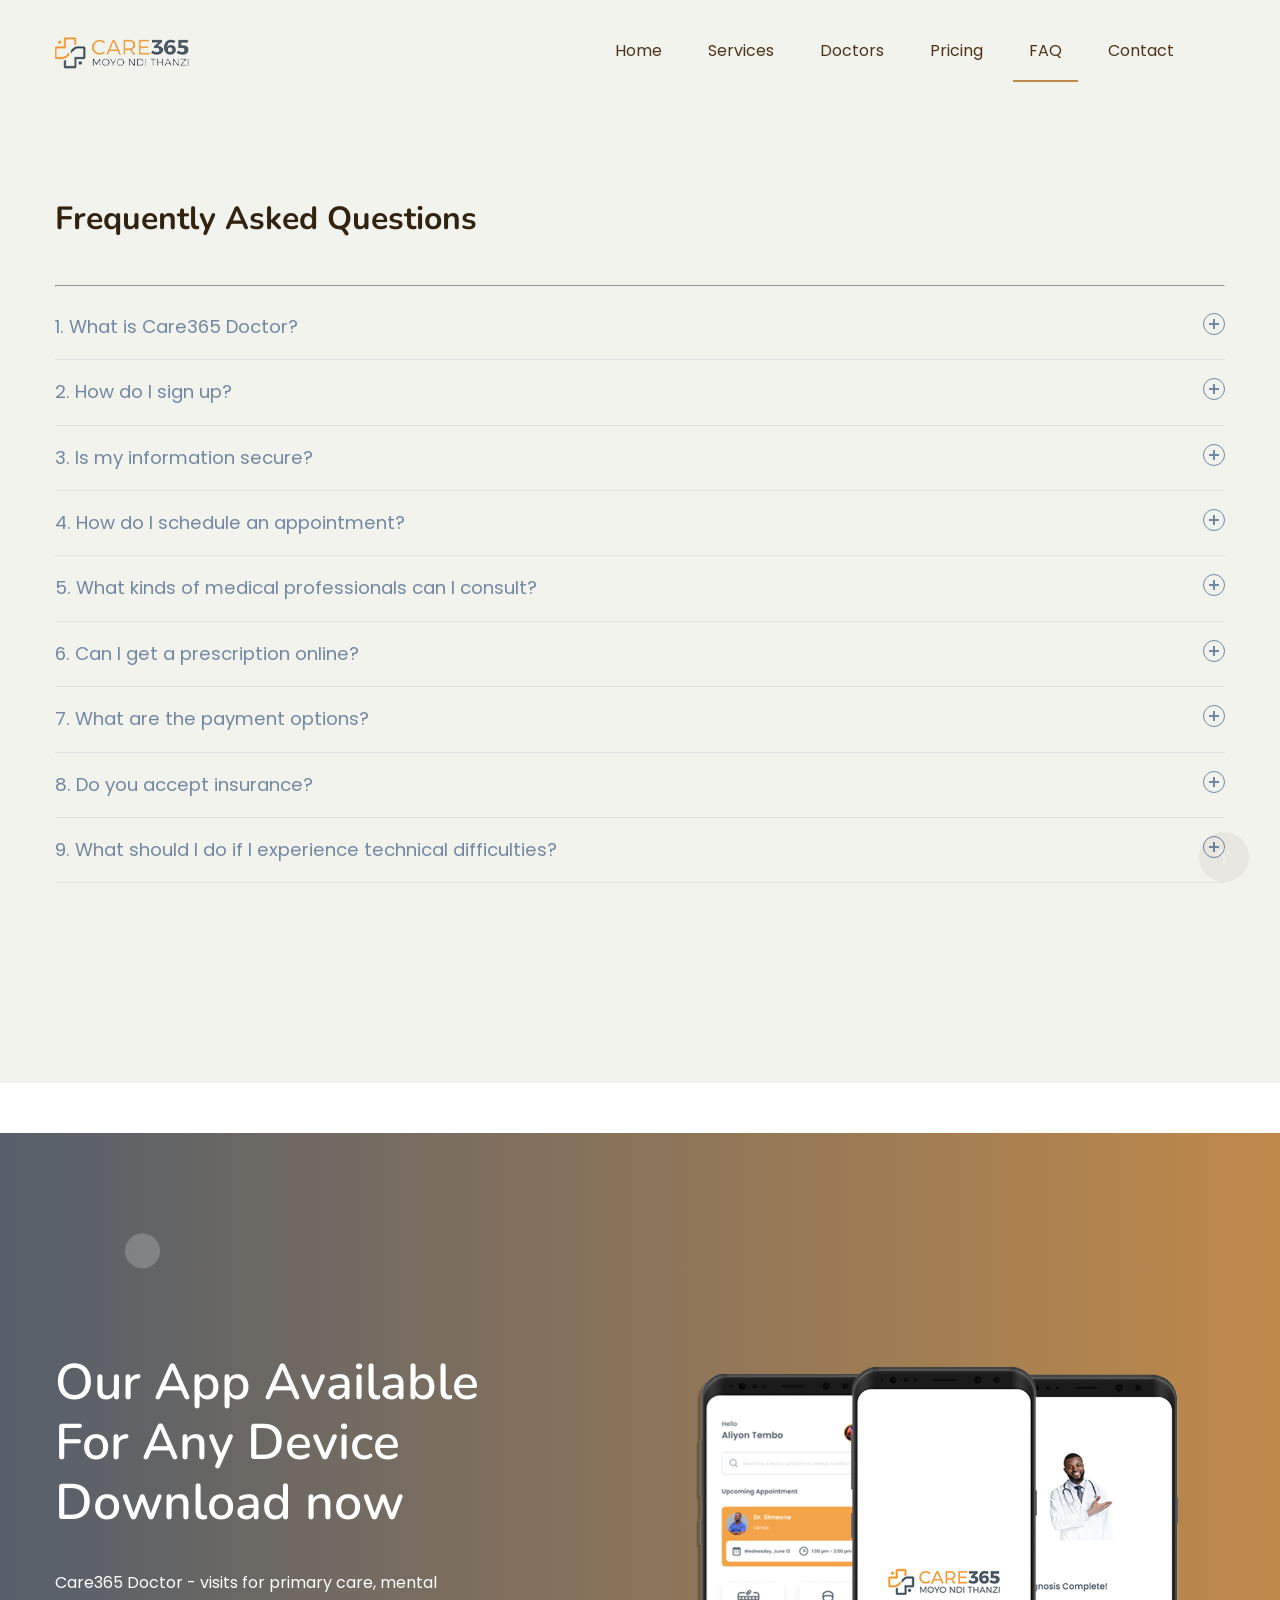
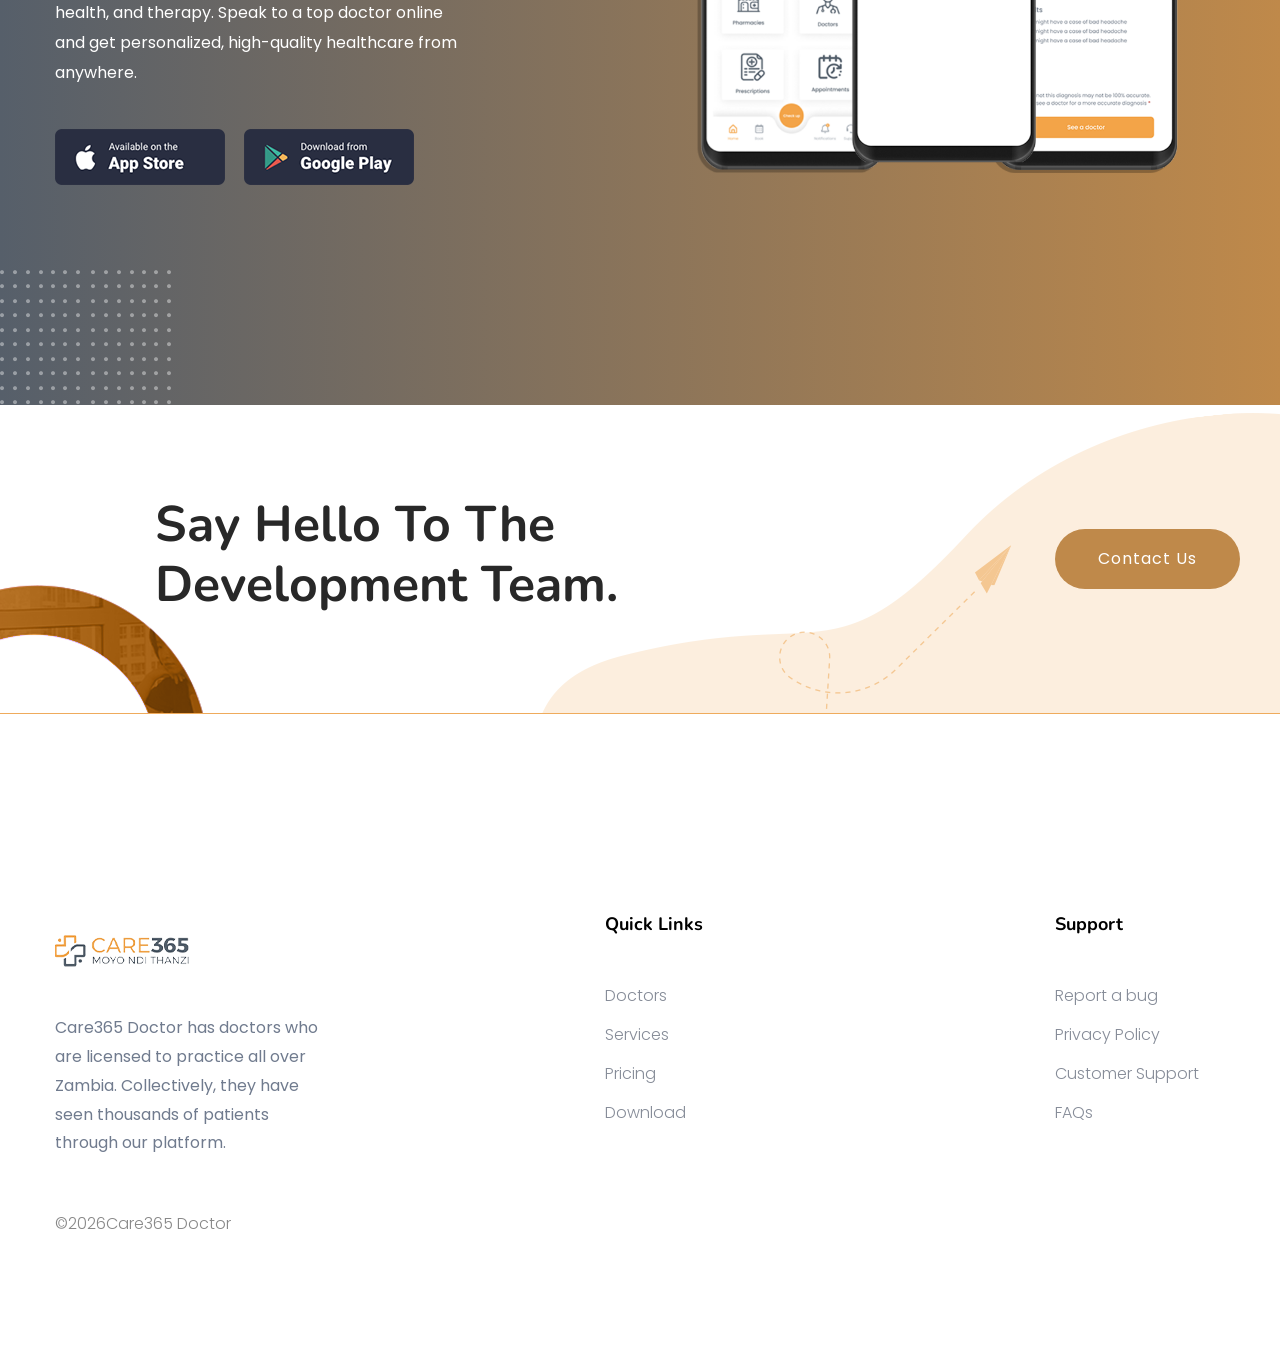
<file: faq-page.html>
<!doctype html>
<html class="no-js" lang="zxx">
	<head>
		<meta charset="utf-8">
		<meta http-equiv="x-ua-compatible" content="ie=edge">
		<title>Top Telemedicine Services in Zambia | Care365 Doctor</title>
		<meta name="description" content>
		<meta name="viewport" content="width=device-width, initial-scale=1">
		<meta name="description" content="Get instant medical consultations with certified doctors in Zambia from the comfort of your home. Book appointments online, secure prescriptions, and medical advice 24/7 with Care365 Doctor.">
		<meta name="keywords" content="Telemedicine Zambia, Online Doctor Consultation, Online Prescription Zambia, Medical Services Zambia, Healthcare Zambia, 24/7 Medical Advice, Online Medical Appointments, Zambia Healthcare">
		<meta property="og:title" content="Telemedicine Services in Zambia | Care365 Doctor"/>
		<meta property="og:description" content="Get instant medical consultations with certified doctors in Zambia. Book your appointments online and get prescriptions and medical advice 24/7."/>
		<meta name="author" content="Care365 Doctor">
		<meta name="robots" content="index, follow">
		<link rel="manifest" href="site.html">
		<link rel="shortcut icon" type="image/x-icon" href="assets/img/favicon1.ico">
		<link rel="stylesheet" href="assets/css/bootstrap.min.css">
		<link rel="stylesheet" href="assets/css/owl.carousel.min.css">
		<link rel="stylesheet" href="assets/css/flaticon.css">
		<link rel="stylesheet" href="assets/css/slicknav.css">
		<link rel="stylesheet" href="assets/css/animate.min.css">
		<link rel="stylesheet" href="assets/css/magnific-popup.css">
		<link rel="stylesheet" href="assets/css/fontawesome-all.min.css">
		<link rel="stylesheet" href="assets/css/themify-icons.css">
		<link rel="stylesheet" href="assets/css/slick.css">
		<link rel="stylesheet" href="assets/css/nice-select.css">
		<link rel="stylesheet" href="assets/css/style.css">
   </head>
	<body>
		<div id="preloader-active">
			<div class="preloader d-flex align-items-center justify-content-center">
				<div class="preloader-inner position-relative">
					<div class="preloader-circle"></div>
					<div class="preloader-img pere-text">
						<img src="assets/img/logo/logo.png" alt>
					</div>
				</div>
			</div>
		</div>
		<header>
			<div class="header-area header-transparrent ">
				<div class="main-header header-sticky">
					<div class="container">
						<div class="row align-items-center">
							<div class="col-xl-2 col-lg-2 col-md-2">
								<div class="logo">
									<a href="index.html"><img src="assets/img/logo/logo.png" alt></a>
								</div>
							</div>
							<div class="col-xl-10 col-lg-10 col-md-10">
								<div class="main-menu f-right d-none d-lg-block">
									<nav>
										<ul id="navigation">
											<li><a href="index.html"> Home</a></li>
											<li><a href="services.html">Services</a></li>
											<li><a href="doctors.html">Doctors</a></li>
											<li><a href="pricing.html">Pricing</a></li>
											<li class="active"><a href="faq-page.html">FAQ</a></li>
											<li><a href="contact.html">Contact</a></li>
										</ul>
									</nav>
								</div>
							</div>
							<div class="col-12">
								<div class="mobile_menu d-block d-lg-none"></div>
							</div>
						</div>
					</div>
				</div>
			</div>
		</header>
		<main>
      <div class="service-area sky-blue section-padding2">
				<div class="container">
					<h2><strong>Frequently Asked Questions</strong><br><br></h2>
          <hr>
					<div class="accordion">
						<div class="accordion-item">
							<button id="accordion-button-1" aria-expanded="false"><span class="accordion-title">1. What is Care365 Doctor?</span><span class="icon" aria-hidden="true"></span></button>
							<div class="accordion-content">
								<p>Care365 Doctor is an online telemedicine platform that connects patients in Zambia with certified healthcare professionals for consultations, medical advice, and treatment plans—all from the comfort of your home.</p>
							</div>
						</div>
						<div class="accordion-item">
							<button id="accordion-button-2" aria-expanded="false"><span class="accordion-title">2. How do I sign up?</span><span class="icon" aria-hidden="true"></span></button>
							<div class="accordion-content">
								<p>You can sign up by visiting our website and clicking on the "Sign Up" button. Fill in the required details, including your email, name, and password. You'll receive a confirmation email to complete the registration process.</p>
							</div>
						</div>
						<div class="accordion-item">
							<button id="accordion-button-3" aria-expanded="false"><span class="accordion-title">3. Is my information secure?</span><span class="icon" aria-hidden="true"></span></button>
							<div class="accordion-content">
								<p> Yes, your privacy and security are our top priorities. All communications and medical records are encrypted and stored securely.</p>
							</div>
						</div>
						<div class="accordion-item">
							<button id="accordion-button-4" aria-expanded="false"><span class="accordion-title">4. How do I schedule an appointment?</span><span class="icon" aria-hidden="true"></span></button>
							<div class="accordion-content">
								<p>After logging in to your account, navigate to the 'Appointments' tab and select a healthcare provider based on your needs. You can then pick an available date and time slot that suits you.</p>
							</div>
						</div>
						<div class="accordion-item">
							<button id="accordion-button-5" aria-expanded="false"><span class="accordion-title">5. What kinds of medical professionals can I consult?</span><span class="icon" aria-hidden="true"></span></button>
							<div class="accordion-content">
								<p>We have a range of healthcare professionals, including general practitioners, specialists, mental health experts, and dieticians. You can choose based on your medical needs.</p>
							</div>
						</div>
						<div class="accordion-item">
							<button id="accordion-button-2" aria-expanded="false"><span class="accordion-title">6. Can I get a prescription online?</span><span class="icon" aria-hidden="true"></span></button>
							<div class="accordion-content">
								<p>Yes, if the healthcare provider deems it appropriate, they can issue an electronic prescription which can be sent to a pharmacy of your choice for pick-up or delivery./p>
							</div>
						</div>
						<div class="accordion-item">
							<button id="accordion-button-3" aria-expanded="false"><span class="accordion-title">7. What are the payment options?</span><span class="icon" aria-hidden="true"></span></button>
							<div class="accordion-content">
								<p> We accept various payment methods including debit/credit cards, mobile money, and bank transfers. Payment must be completed before the consultation begins.</p>
							</div>
						</div>
						<div class="accordion-item">
							<button id="accordion-button-4" aria-expanded="false"><span class="accordion-title">8. Do you accept insurance?</span><span class="icon" aria-hidden="true"></span></button>
							<div class="accordion-content">
								<p>We are currently working on integrating insurance options. At this time, consultations are paid out-of-pocket. However, you can download an invoice to submit for insurance reimbursement where applicable.</p>
							</div>
						</div>
						<div class="accordion-item">
							<button id="accordion-button-5" aria-expanded="false"><span class="accordion-title">9. What should I do if I experience technical difficulties?</span><span class="icon" aria-hidden="true"></span></button>
							<div class="accordion-content">
								<p>We're sorry for any inconvenience. Please contact our customer support team via the "Help" button on our website, or email us at we@care365.clinic for assistance.</p>
							</div>
						</div>
					</div>
				</div>
			</div>
			<div class="available-app-area mt-50">
				<div class="container">
					<div class="row d-flex justify-content-between">
						<div class="col-xl-5 col-lg-6">
							<div class="app-caption">
								<div class="section-tittle section-tittle3">
									<h2>Our App Available For Any Device Download now</h2>
									<p>Care365 Doctor - visits for primary care, mental health, and therapy. Speak to a top doctor online and get personalized, high-quality healthcare from anywhere.</p>
									<div class="app-btn">
										<a href="#" class="app-btn1"><img src="assets/img/shape/app_btn1.png" alt></a>
										<a href="#" class="app-btn2"><img src="assets/img/shape/app_btn2.png" alt></a>
									</div>
								</div>
							</div>
						</div>
						<div class="col-xl-6 col-lg-6">
							<div class="app-img">
								<img src="assets/img/shape/available-app.png" alt>
							</div>
						</div>
					</div>
				</div>
				<div class="app-shape">
					<img src="assets/img/shape/app-shape-top.png" alt class="app-shape-top heartbeat d-none d-lg-block">
					<img src="assets/img/shape/app-shape-left.png" alt class="app-shape-left d-none d-xl-block">
				</div>
			</div>
			<div class="say-something-aera pt-90 pb-90 fix">
				<div class="container">
					<div class="row justify-content-between align-items-center">
						<div class="offset-xl-1 offset-lg-1 col-xl-5 col-lg-5">
							<div class="say-something-cap">
								<h2>Say Hello To The Development Team.</h2>
							</div>
						</div>
						<div class="col-xl-2 col-lg-3">
							<div class="say-btn">
								<a href="#" class="btn radius-btn">Contact Us</a>
							</div>
						</div>
					</div>
				</div>
				<div class="say-shape">
					<img src="assets/img/shape/say-shape-left.png" alt class="say-shape1 rotateme d-none d-xl-block">
					<img src="assets/img/shape/say-shape-right.png" alt class="say-shape2 d-none d-lg-block">
				</div>
			</div>
		</main>
		<footer>
			<div class="footer-main">
				<div class="footer-area footer-padding">
					<div class="container">
						<div class="row  justify-content-between">
							<div class="col-lg-3 col-md-4 col-sm-8">
								<div class="single-footer-caption mb-30">
									<div class="footer-logo">
										<a href="index-2.html"><img src="assets/img/logo/logo2_footer.png" alt></a>
									</div>
									<div class="footer-tittle">
										<div class="footer-pera">
											<p class="info1">Care365 Doctor has doctors who are licensed to practice all over Zambia. Collectively, they have seen thousands of patients through our platform.</p>
										</div>
									</div>
								</div>
							</div>
							<div class="col-lg-2 col-md-4 col-sm-5">
								<div class="single-footer-caption mb-50">
									<div class="footer-tittle">
										<h4>Quick Links</h4>
										<ul>
											<li><a href="doctors.html">Doctors</a></li>
											<li><a href="services.html">Services</a></li>
											<li><a href="pricing.html">Pricing</a></li>
											<li><a href="#">Download</a></li>
										</ul>
									</div>
								</div>
							</div>
							<div class="col-lg-2 col-md-4 col-sm-7">
								<div class="single-footer-caption mb-50">
									<div class="footer-tittle">
										<h4>Support</h4>
										<ul>
											<li><a href="contact.html">Report a bug</a></li>
											<li><a href="policy.html">Privacy Policy</a></li>
                                            <li><a href="customer.html">Customer Support</a></li>
											<li><a href="faq-page.html">FAQs</a></li>
										</ul>
									</div>
								</div>
							</div>
							
						</div>
						<div class="row align-items-center">
							<div class="col-xl-12 ">
								<div class="footer-copy-right">
									<p>
										&copy;<script>document.write(new Date().getFullYear());</script>Care365 Doctor
									</p>
								</div>
							</div>
						</div>
					</div>
				</div>
			</div>
		</footer>
    <script>const items = document.querySelectorAll(".accordion button");
			function toggleAccordion() {
			  const itemToggle = this.getAttribute('aria-expanded');
			  
			  for (i = 0; i < items.length; i++) {
			    items[i].setAttribute('aria-expanded', 'false');
			  }
			  
			  if (itemToggle == 'false') {
			    this.setAttribute('aria-expanded', 'true');
			  }
			}
			
			items.forEach(item => item.addEventListener('click', toggleAccordion));
		</script>
    <script src="assets/js/vendor/modernizr-3.5.0.min.js"></script>
		<script src="assets/js/vendor/jquery-1.12.4.min.js"></script>
		<script src="assets/js/popper.min.js"></script>
		<script src="assets/js/bootstrap.min.js"></script>
		<script src="assets/js/jquery.slicknav.min.js"></script>
		<script src="assets/js/owl.carousel.min.js"></script>
		<script src="assets/js/slick.min.js"></script>
		<script src="assets/js/gijgo.min.js"></script>
		<script src="assets/js/wow.min.js"></script>
		<script src="assets/js/animated.headline.js"></script>
		<script src="assets/js/jquery.magnific-popup.js"></script>
		<script src="assets/js/jquery.scrollUp.min.js"></script>
		<script src="assets/js/jquery.nice-select.min.js"></script>
		<script src="assets/js/jquery.sticky.js"></script>
		<script src="assets/js/contact.js"></script>
		<script src="assets/js/jquery.form.js"></script>
		<script src="assets/js/jquery.validate.min.js"></script>
		<script src="assets/js/mail-script.js"></script>
		<script src="assets/js/jquery.ajaxchimp.min.js"></script>
		<script src="assets/js/plugins.js"></script>
		<script src="assets/js/main.js"></script>
		<script async src="https://www.googletagmanager.com/gtag/js?id=UA-23581568-13"></script>
		<script>
			window.dataLayer = window.dataLayer || [];
			function gtag(){dataLayer.push(arguments);}
			gtag('js', new Date());
			
			gtag('config', 'UA-23581568-13');
		</script>
		<script defer src="https://static.cloudflareinsights.com/beacon.min.js/v8b253dfea2ab4077af8c6f58422dfbfd1689876627854" integrity="sha512-bjgnUKX4azu3dLTVtie9u6TKqgx29RBwfj3QXYt5EKfWM/9hPSAI/4qcV5NACjwAo8UtTeWefx6Zq5PHcMm7Tg==" data-cf-beacon='{"rayId":"7fdfa4e1880971bd","version":"2023.8.0","b":1,"token":"cd0b4b3a733644fc843ef0b185f98241","si":100}' crossorigin="anonymous"></script>
	</body>
</html>
</file>
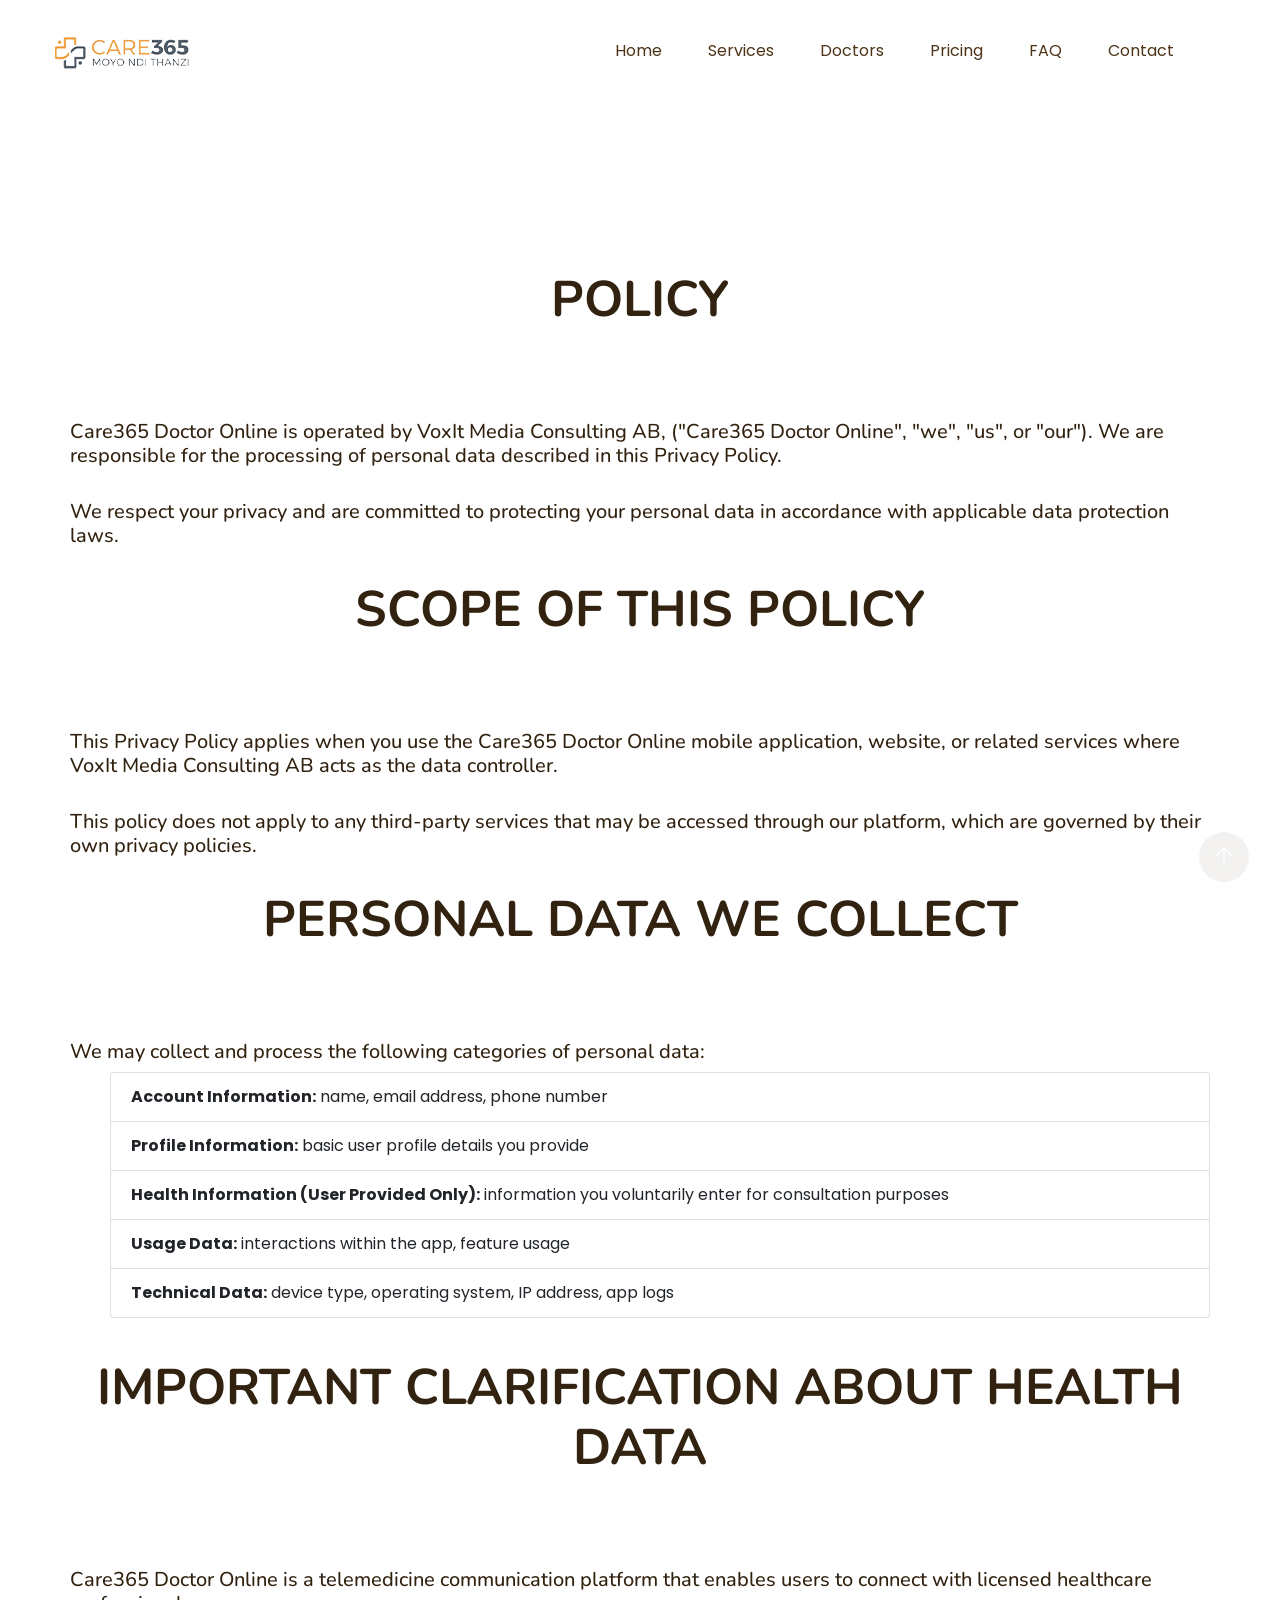
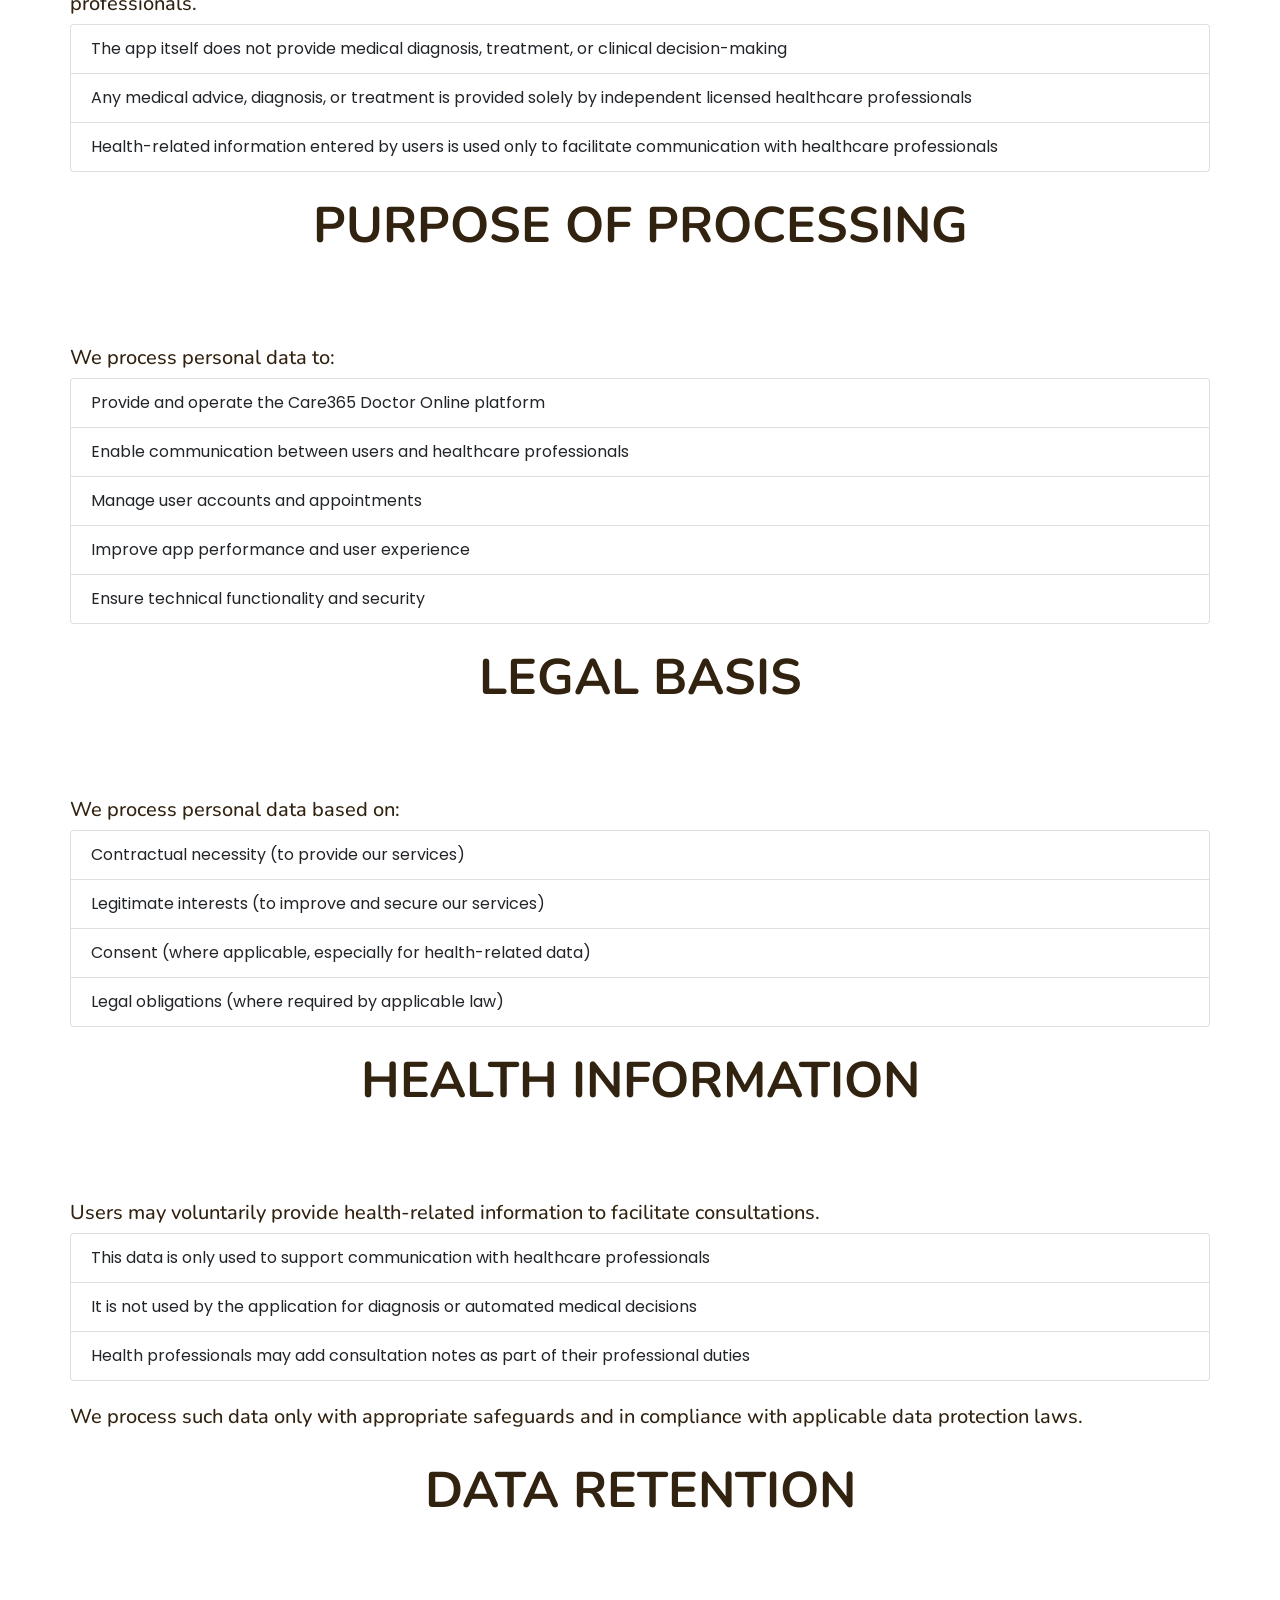
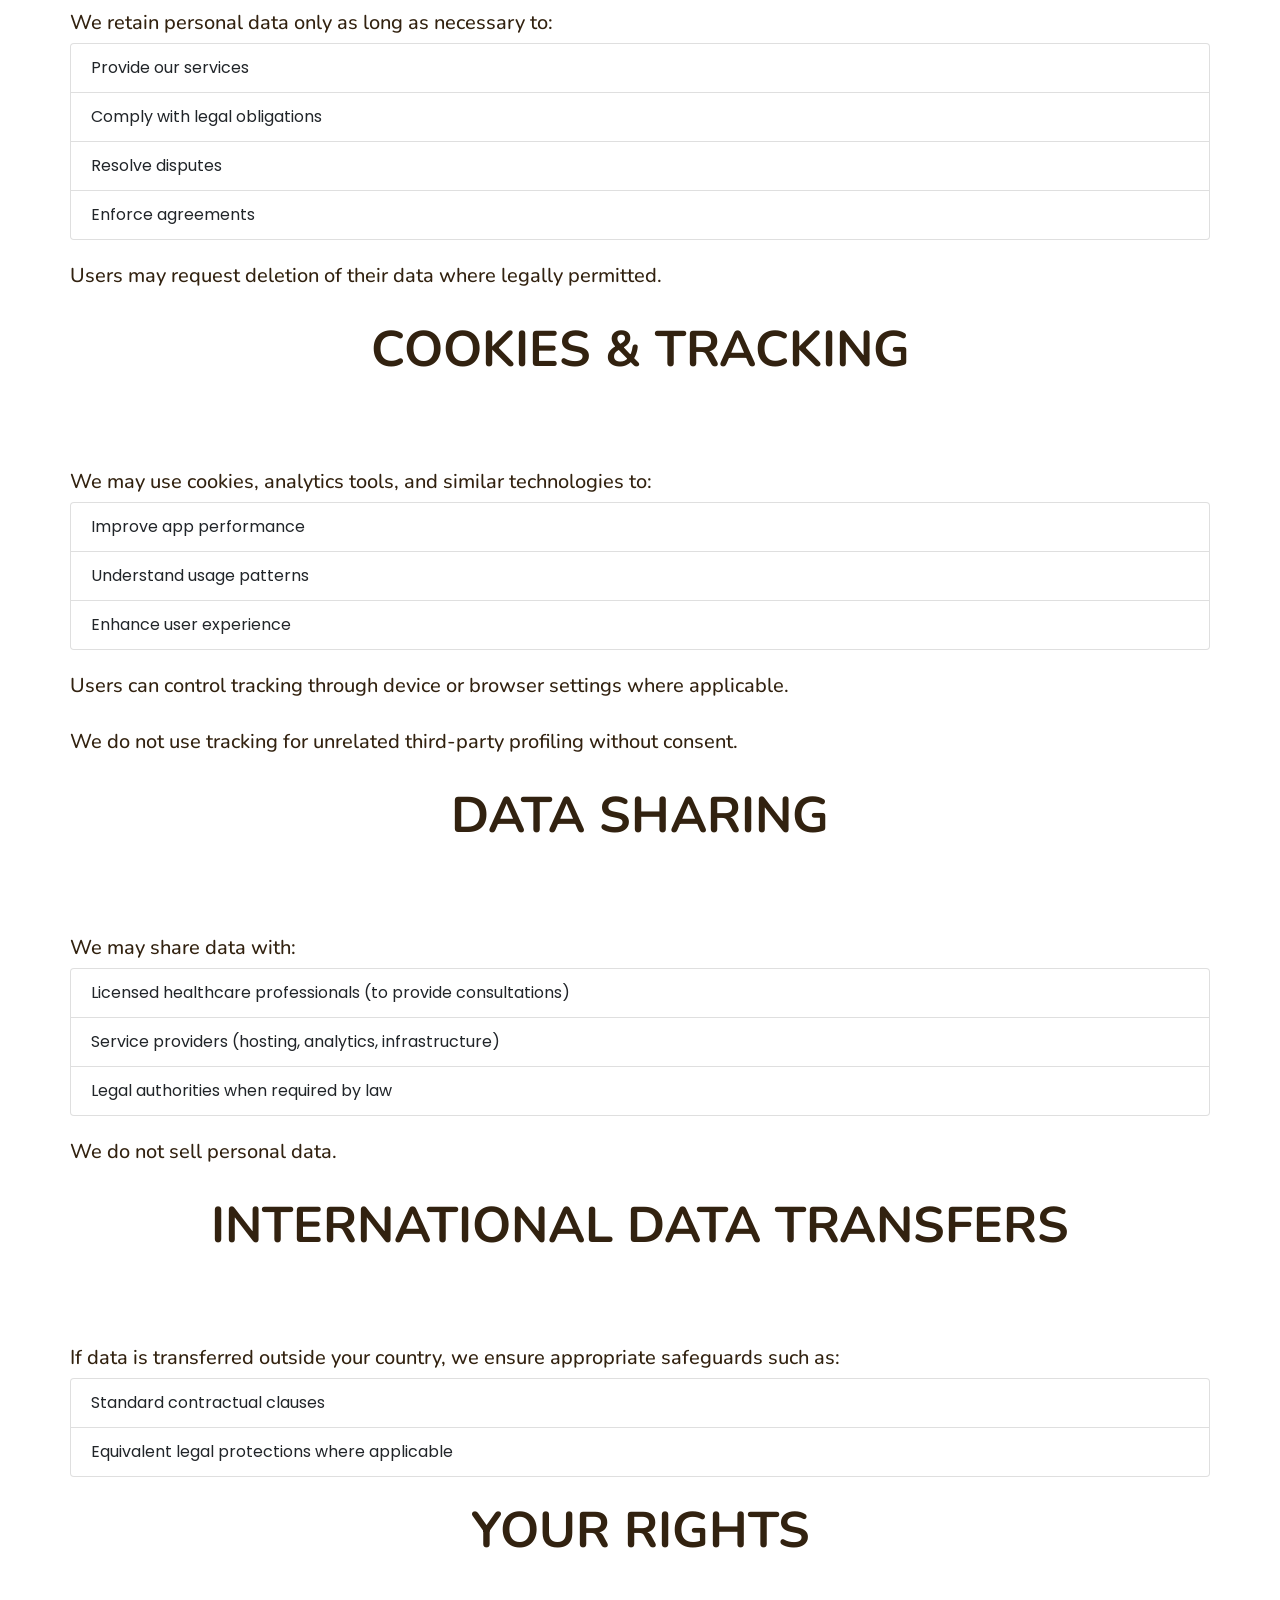
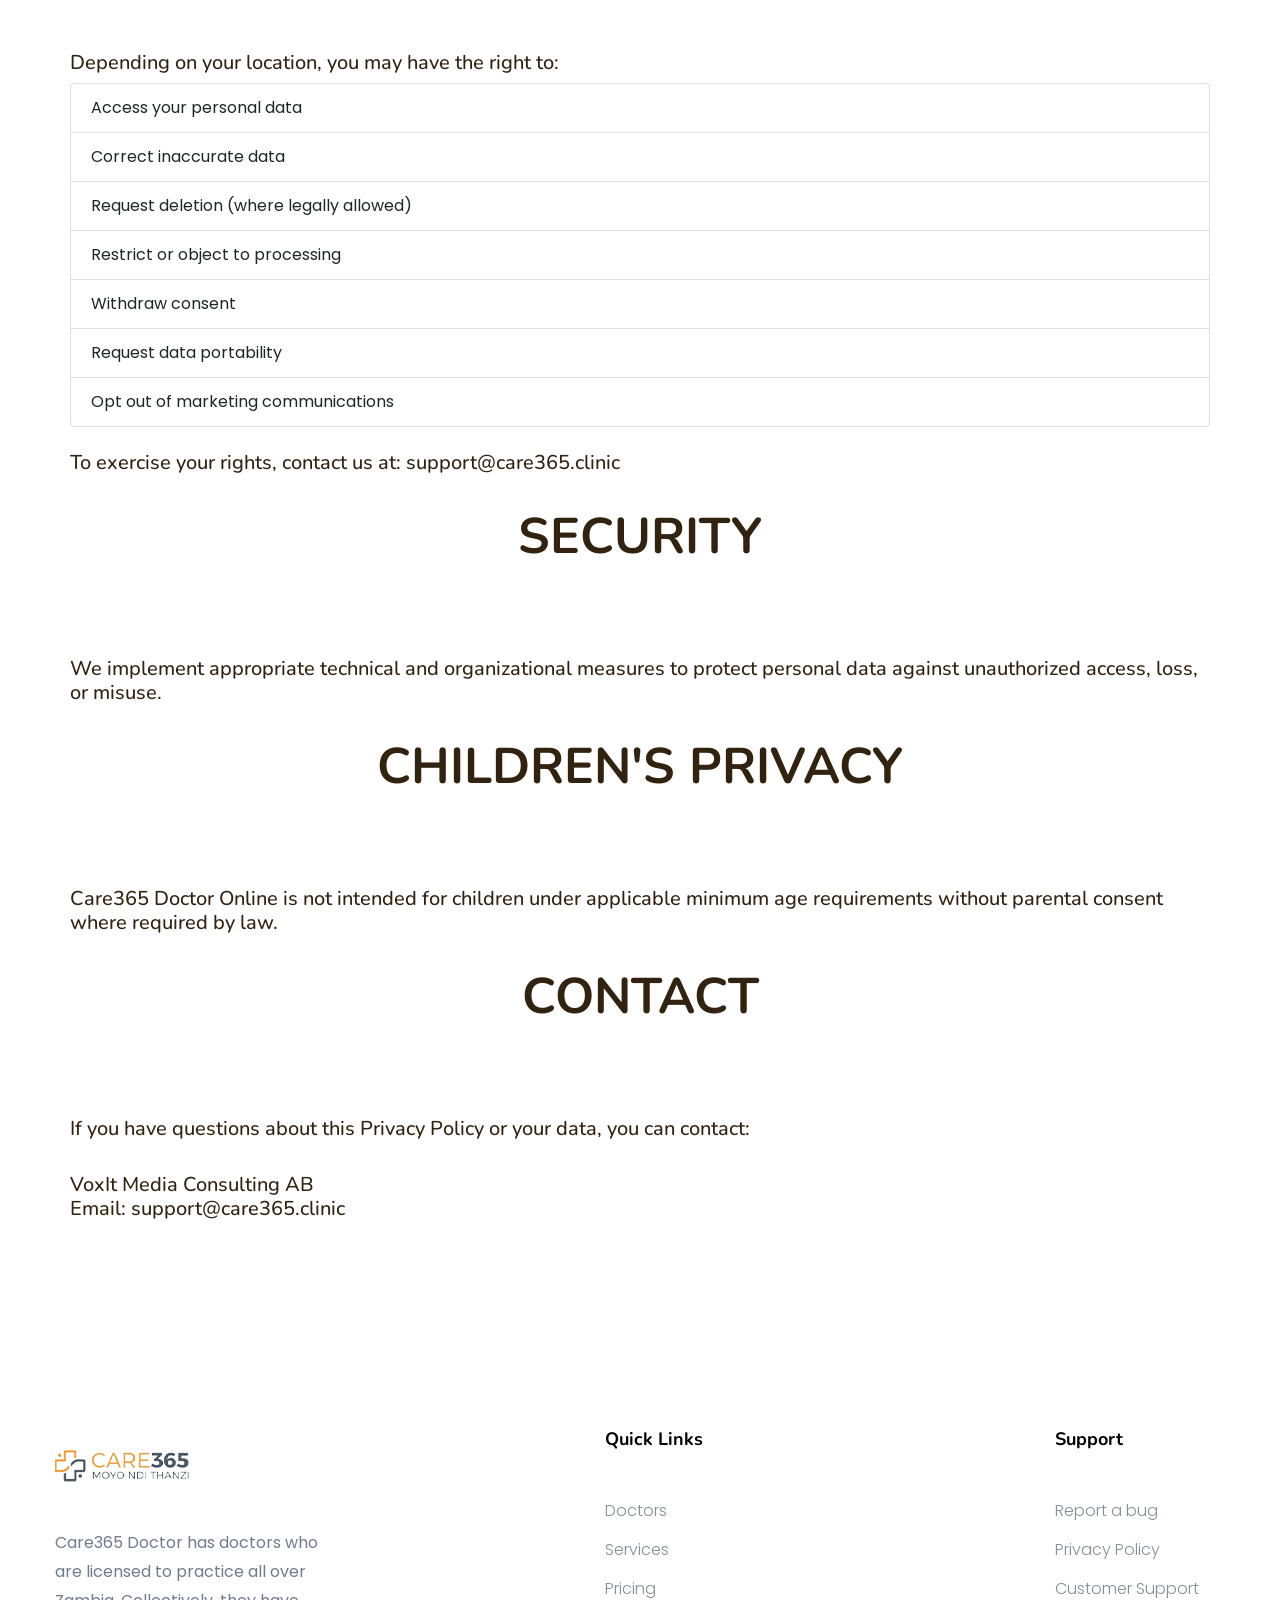
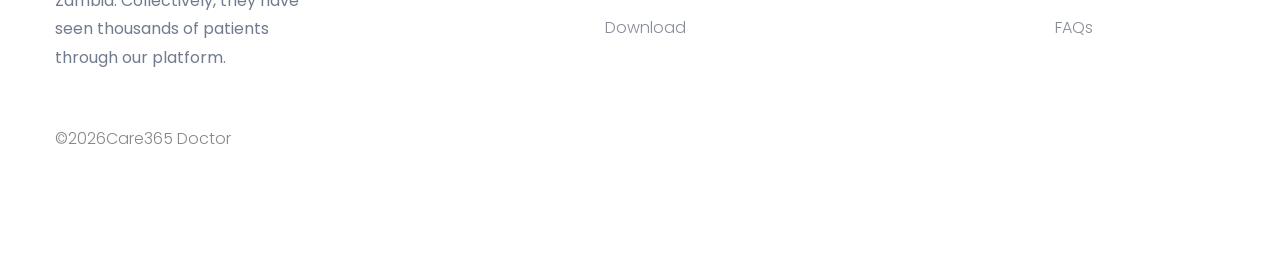
<file: policy.html>
<!doctype html>
<html class="no-js" lang="eng">
	<head>
		<meta charset="utf-8">
		<meta http-equiv="x-ua-compatible" content="ie=edge">
		<title>Top Telemedicine Services in Zambia | Care365 Doctor Online</title>
		<meta name="description" content>
		<meta name="viewport" content="width=device-width, initial-scale=1">
		<meta name="description" content="Get instant medical consultations with certified doctors in Zambia from the comfort of your home. Book appointments online, secure prescriptions, and medical advice 24/7 with Care365 Doctor Online.">
		<meta name="keywords" content="Telemedicine Zambia, Online Doctor Consultation, Online Prescription Zambia, Medical Services Zambia, Healthcare Zambia, 24/7 Medical Advice, Online Medical Appointments, Zambia Healthcare">
		<meta property="og:title" content="Telemedicine Services in Zambia | Care365 Doctor Online"/>
		<meta property="og:description" content="Get instant medical consultations with certified doctors in Zambia. Book your appointments online and get prescriptions and medical advice 24/7."/>
		<meta name="author" content="Care365 Doctor Online">
		<meta name="robots" content="index, follow">
		<link rel="manifest" href="site.html">
		<link rel="shortcut icon" type="image/x-icon" href="assets/img/favicon1.ico">
		<link rel="stylesheet" href="assets/css/bootstrap.min.css">
		<link rel="stylesheet" href="assets/css/owl.carousel.min.css">
		<link rel="stylesheet" href="assets/css/flaticon.css">
		<link rel="stylesheet" href="assets/css/slicknav.css">
		<link rel="stylesheet" href="assets/css/animate.min.css">
		<link rel="stylesheet" href="assets/css/magnific-popup.css">
		<link rel="stylesheet" href="assets/css/fontawesome-all.min.css">
		<link rel="stylesheet" href="assets/css/themify-icons.css">
		<link rel="stylesheet" href="assets/css/slick.css">
		<link rel="stylesheet" href="assets/css/nice-select.css">
		<link rel="stylesheet" href="assets/css/style.css">
			</head>
	<body>
		<div id="preloader-active">
			<div class="preloader d-flex align-items-center justify-content-center">
				<div class="preloader-inner position-relative">
					<div class="preloader-circle"></div>
					<div class="preloader-img pere-text">
						<img src="assets/img/logo/logo.png" alt>
					</div>
				</div>
			</div>
		</div>
		<header>
			<div class="header-area header-transparrent ">
				<div class="main-header header-sticky">
					<div class="container">
						<div class="row align-items-center">
							<div class="col-xl-2 col-lg-2 col-md-2">
								<div class="logo">
									<a href="index.html"><img src="assets/img/logo/logo.png" alt></a>
								</div>
							</div>
							<div class="col-xl-10 col-lg-10 col-md-10">
								<div class="main-menu f-right d-none d-lg-block">
									<nav>
										<ul id="navigation">
											<li><a href="index.html"> Home</a></li>
											<li><a href="services.html">Services</a></li>
											<li><a href="doctors.html">Doctors</a></li>
											<li><a href="pricing.html">Pricing</a></li>
											<li><a href="faq-page.html">FAQ</a></li>
											<li><a href="contact.html">Contact</a></li>
										</ul>
									</nav>
								</div>
							</div>
							<div class="col-12">
								<div class="mobile_menu d-block d-lg-none"></div>
							</div>
						</div>
					</div>
				</div>
			</div>
		</header>
		<div class="services-area">
			<div class="container">
				<div class="row d-flex justify-content-center">
					<div class="col-lg-8">
						<div class="section-tittle text-center mb-80">
							<h2>POLICY</h2>
						</div>
					</div>
				</div>
			</div>
		</div>
		<section class="contact-section">
			<div class="container">
                <div class="col-12">
                    <h5>Care365 Doctor Online is operated by VoxIt Media Consulting AB, ("Care365 Doctor Online", "we", "us", or "our"). We are responsible for the processing of personal data described in this Privacy Policy.</h5><br>
                    <h5>We respect your privacy and are committed to protecting your personal data in accordance with applicable data protection laws.</h5><br>
                    <div class="section-tittle text-center mb-80">
                        <h2>SCOPE OF THIS POLICY</h2>
                    </div>
                    <h5>This Privacy Policy applies when you use the Care365 Doctor Online mobile application, website, or related services where VoxIt Media Consulting AB acts as the data controller.</h5><br>
                    <h5>This policy does not apply to any third-party services that may be accessed through our platform, which are governed by their own privacy policies.</h5><br>
                    <div class="section-tittle text-center mb-80">
                        <h2>PERSONAL DATA WE COLLECT</h2>
                    </div>
                    <h5>We may collect and process the following categories of personal data:</h5>
                    <ol>
                        <li class="list-group-item"><strong>Account Information:</strong> name, email address, phone number</li>
                        <li class="list-group-item"><strong>Profile Information:</strong> basic user profile details you provide</li>
                        <li class="list-group-item"><strong>Health Information (User Provided Only):</strong> information you voluntarily enter for consultation purposes</li>
                        <li class="list-group-item"><strong>Usage Data:</strong> interactions within the app, feature usage</li>
                        <li class="list-group-item"><strong>Technical Data:</strong> device type, operating system, IP address, app logs</li>
                    </ol><br>
                    <div class="section-tittle text-center mb-80">
                        <h2>IMPORTANT CLARIFICATION ABOUT HEALTH DATA</h2>
                    </div>
                    <h5>Care365 Doctor Online is a telemedicine communication platform that enables users to connect with licensed healthcare professionals.</h5>
                    <ul>
                        <li class="list-group-item">The app itself does not provide medical diagnosis, treatment, or clinical decision-making</li>
                        <li class="list-group-item">Any medical advice, diagnosis, or treatment is provided solely by independent licensed healthcare professionals</li>
                        <li class="list-group-item">Health-related information entered by users is used only to facilitate communication with healthcare professionals</li>
                    </ul><br>
                    <div class="section-tittle text-center mb-80">
                        <h2>PURPOSE OF PROCESSING</h2>
                    </div>
                    <h5>We process personal data to:</h5>
                    <ul>
                        <li class="list-group-item">Provide and operate the Care365 Doctor Online platform</li>
                        <li class="list-group-item">Enable communication between users and healthcare professionals</li>
                        <li class="list-group-item">Manage user accounts and appointments</li>
                        <li class="list-group-item">Improve app performance and user experience</li>
                        <li class="list-group-item">Ensure technical functionality and security</li>
                    </ul><br>
                    <div class="section-tittle text-center mb-80">
                        <h2>LEGAL BASIS</h2>
                    </div>
                    <h5>We process personal data based on:</h5>
                    <ul>
                        <li class="list-group-item">Contractual necessity (to provide our services)</li>
                        <li class="list-group-item">Legitimate interests (to improve and secure our services)</li>
                        <li class="list-group-item">Consent (where applicable, especially for health-related data)</li>
                        <li class="list-group-item">Legal obligations (where required by applicable law)</li>
                    </ul><br>
                    <div class="section-tittle text-center mb-80">
                        <h2>HEALTH INFORMATION</h2>
                    </div>
                    <h5>Users may voluntarily provide health-related information to facilitate consultations.</h5>
                    <ul>
                        <li class="list-group-item">This data is only used to support communication with healthcare professionals</li>
                        <li class="list-group-item">It is not used by the application for diagnosis or automated medical decisions</li>
                        <li class="list-group-item">Health professionals may add consultation notes as part of their professional duties</li>
                    </ul><br>
                    <h5>We process such data only with appropriate safeguards and in compliance with applicable data protection laws.</h5><br>
                    <div class="section-tittle text-center mb-80">
                        <h2>DATA RETENTION</h2>
                    </div>
                    <h5>We retain personal data only as long as necessary to:</h5>
                    <ul>
                        <li class="list-group-item">Provide our services</li>
                        <li class="list-group-item">Comply with legal obligations</li>
                        <li class="list-group-item">Resolve disputes</li>
                        <li class="list-group-item">Enforce agreements</li>
                    </ul><br>
                    <h5>Users may request deletion of their data where legally permitted.</h5><br>
                    <div class="section-tittle text-center mb-80">
                        <h2>COOKIES &amp; TRACKING</h2>
                    </div>
                    <h5>We may use cookies, analytics tools, and similar technologies to:</h5>
                    <ul>
                        <li class="list-group-item">Improve app performance</li>
                        <li class="list-group-item">Understand usage patterns</li>
                        <li class="list-group-item">Enhance user experience</li>
                    </ul><br>
                    <h5>Users can control tracking through device or browser settings where applicable.</h5><br>
                    <h5>We do not use tracking for unrelated third-party profiling without consent.</h5><br>
                    <div class="section-tittle text-center mb-80">
                        <h2>DATA SHARING</h2>
                    </div>
                    <h5>We may share data with:</h5>
                    <ul>
                        <li class="list-group-item">Licensed healthcare professionals (to provide consultations)</li>
                        <li class="list-group-item">Service providers (hosting, analytics, infrastructure)</li>
                        <li class="list-group-item">Legal authorities when required by law</li>
                    </ul><br>
                    <h5>We do not sell personal data.</h5><br>
                    <div class="section-tittle text-center mb-80">
                        <h2>INTERNATIONAL DATA TRANSFERS</h2>
                    </div>
                    <h5>If data is transferred outside your country, we ensure appropriate safeguards such as:</h5>
                    <ul>
                        <li class="list-group-item">Standard contractual clauses</li>
                        <li class="list-group-item">Equivalent legal protections where applicable</li>
                    </ul><br>
                    <div class="section-tittle text-center mb-80">
                        <h2>YOUR RIGHTS</h2>
                    </div>
                    <h5>Depending on your location, you may have the right to:</h5>
                    <ul>
                        <li class="list-group-item">Access your personal data</li>
                        <li class="list-group-item">Correct inaccurate data</li>
                        <li class="list-group-item">Request deletion (where legally allowed)</li>
                        <li class="list-group-item">Restrict or object to processing</li>
                        <li class="list-group-item">Withdraw consent</li>
                        <li class="list-group-item">Request data portability</li>
                        <li class="list-group-item">Opt out of marketing communications</li>
                    </ul><br>
                    <h5>To exercise your rights, contact us at: <a href="mailto:support@care365.clinic">support@care365.clinic</a></h5><br>
                    <div class="section-tittle text-center mb-80">
                        <h2>SECURITY</h2>
                    </div>
                    <h5>We implement appropriate technical and organizational measures to protect personal data against unauthorized access, loss, or misuse.</h5><br>
                    <div class="section-tittle text-center mb-80">
                        <h2>CHILDREN'S PRIVACY</h2>
                    </div>
                    <h5>Care365 Doctor Online is not intended for children under applicable minimum age requirements without parental consent where required by law.</h5><br>
                    <div class="section-tittle text-center mb-80">
                        <h2>CONTACT</h2>
                    </div>
                    <h5>If you have questions about this Privacy Policy or your data, you can contact:</h5><br>
                    <h5>VoxIt Media Consulting AB<br>Email: <a href="mailto:support@care365.clinic">support@care365.clinic</a></h5>
                </div>
            </div>
		</section>
		<footer>
			<div class="footer-main">
				<div class="footer-area footer-padding">
					<div class="container">
						<div class="row  justify-content-between">
							<div class="col-lg-3 col-md-4 col-sm-8">
								<div class="single-footer-caption mb-30">
									<div class="footer-logo">
										<a href="index-2.html"><img src="assets/img/logo/logo2_footer.png" alt></a>
									</div>
									<div class="footer-tittle">
										<div class="footer-pera">
											<p class="info1">Care365 Doctor has doctors who are licensed to practice all over Zambia. Collectively, they have seen thousands of patients through our platform.</p>
										</div>
									</div>
								</div>
							</div>
							<div class="col-lg-2 col-md-4 col-sm-5">
								<div class="single-footer-caption mb-50">
									<div class="footer-tittle">
										<h4>Quick Links</h4>
										<ul>
											<li><a href="doctors.html">Doctors</a></li>
											<li><a href="services.html">Services</a></li>
											<li><a href="pricing.html">Pricing</a></li>
											<li><a href="#">Download</a></li>
										</ul>
									</div>
								</div>
							</div>
							<div class="col-lg-2 col-md-4 col-sm-7">
								<div class="single-footer-caption mb-50">
									<div class="footer-tittle">
										<h4>Support</h4>
										<ul>
											<li><a href="contact.html">Report a bug</a></li>
											<li><a href="policy.html">Privacy Policy</a></li>
                                            <li><a href="customer.html">Customer Support</a></li>
											<li><a href="faq-page.html">FAQs</a></li>
										</ul>
									</div>
								</div>
							</div>
							
						</div>
						<div class="row align-items-center">
							<div class="col-xl-12 ">
								<div class="footer-copy-right">
									<p>
										&copy;<script>document.write(new Date().getFullYear());</script>Care365 Doctor
									</p>
								</div>
							</div>
						</div>
					</div>
				</div>
			</div>
		</footer>
		<script src="assets/js/vendor/modernizr-3.5.0.min.js"></script>
		<script src="assets/js/vendor/jquery-1.12.4.min.js"></script>
		<script src="assets/js/popper.min.js"></script>
		<script src="assets/js/bootstrap.min.js"></script>
		<script src="assets/js/jquery.slicknav.min.js"></script>
		<script src="assets/js/owl.carousel.min.js"></script>
		<script src="assets/js/slick.min.js"></script>
		<script src="assets/js/wow.min.js"></script>
		<script src="assets/js/animated.headline.js"></script>
		<script src="assets/js/jquery.scrollUp.min.js"></script>
		<script src="assets/js/jquery.nice-select.min.js"></script>
		<script src="assets/js/jquery.sticky.js"></script>
		<script src="assets/js/jquery.magnific-popup.js"></script>
		<script src="assets/js/contact.js"></script>
		<script src="assets/js/jquery.form.js"></script>
		<script src="assets/js/jquery.validate.min.js"></script>
		<script src="assets/js/mail-script.js"></script>
		<script src="assets/js/jquery.ajaxchimp.min.js"></script>
		<script src="assets/js/plugins.js"></script>
		<script src="assets/js/main.js"></script>
		<script async src="https://www.googletagmanager.com/gtag/js?id=UA-23581568-13"></script>
		<script>
			window.dataLayer = window.dataLayer || [];
			function gtag(){dataLayer.push(arguments);}
			gtag('js', new Date());
			
			gtag('config', 'UA-23581568-13');
		</script>
		<script defer src="https://static.cloudflareinsights.com/beacon.min.js/v8b253dfea2ab4077af8c6f58422dfbfd1689876627854" integrity="sha512-bjgnUKX4azu3dLTVtie9u6TKqgx29RBwfj3QXYt5EKfWM/9hPSAI/4qcV5NACjwAo8UtTeWefx6Zq5PHcMm7Tg==" data-cf-beacon='{"rayId":"7fdfa4ed1b838879","version":"2023.8.0","b":1,"token":"cd0b4b3a733644fc843ef0b185f98241","si":100}' crossorigin="anonymous"></script>
	</body>
</html>
</file>
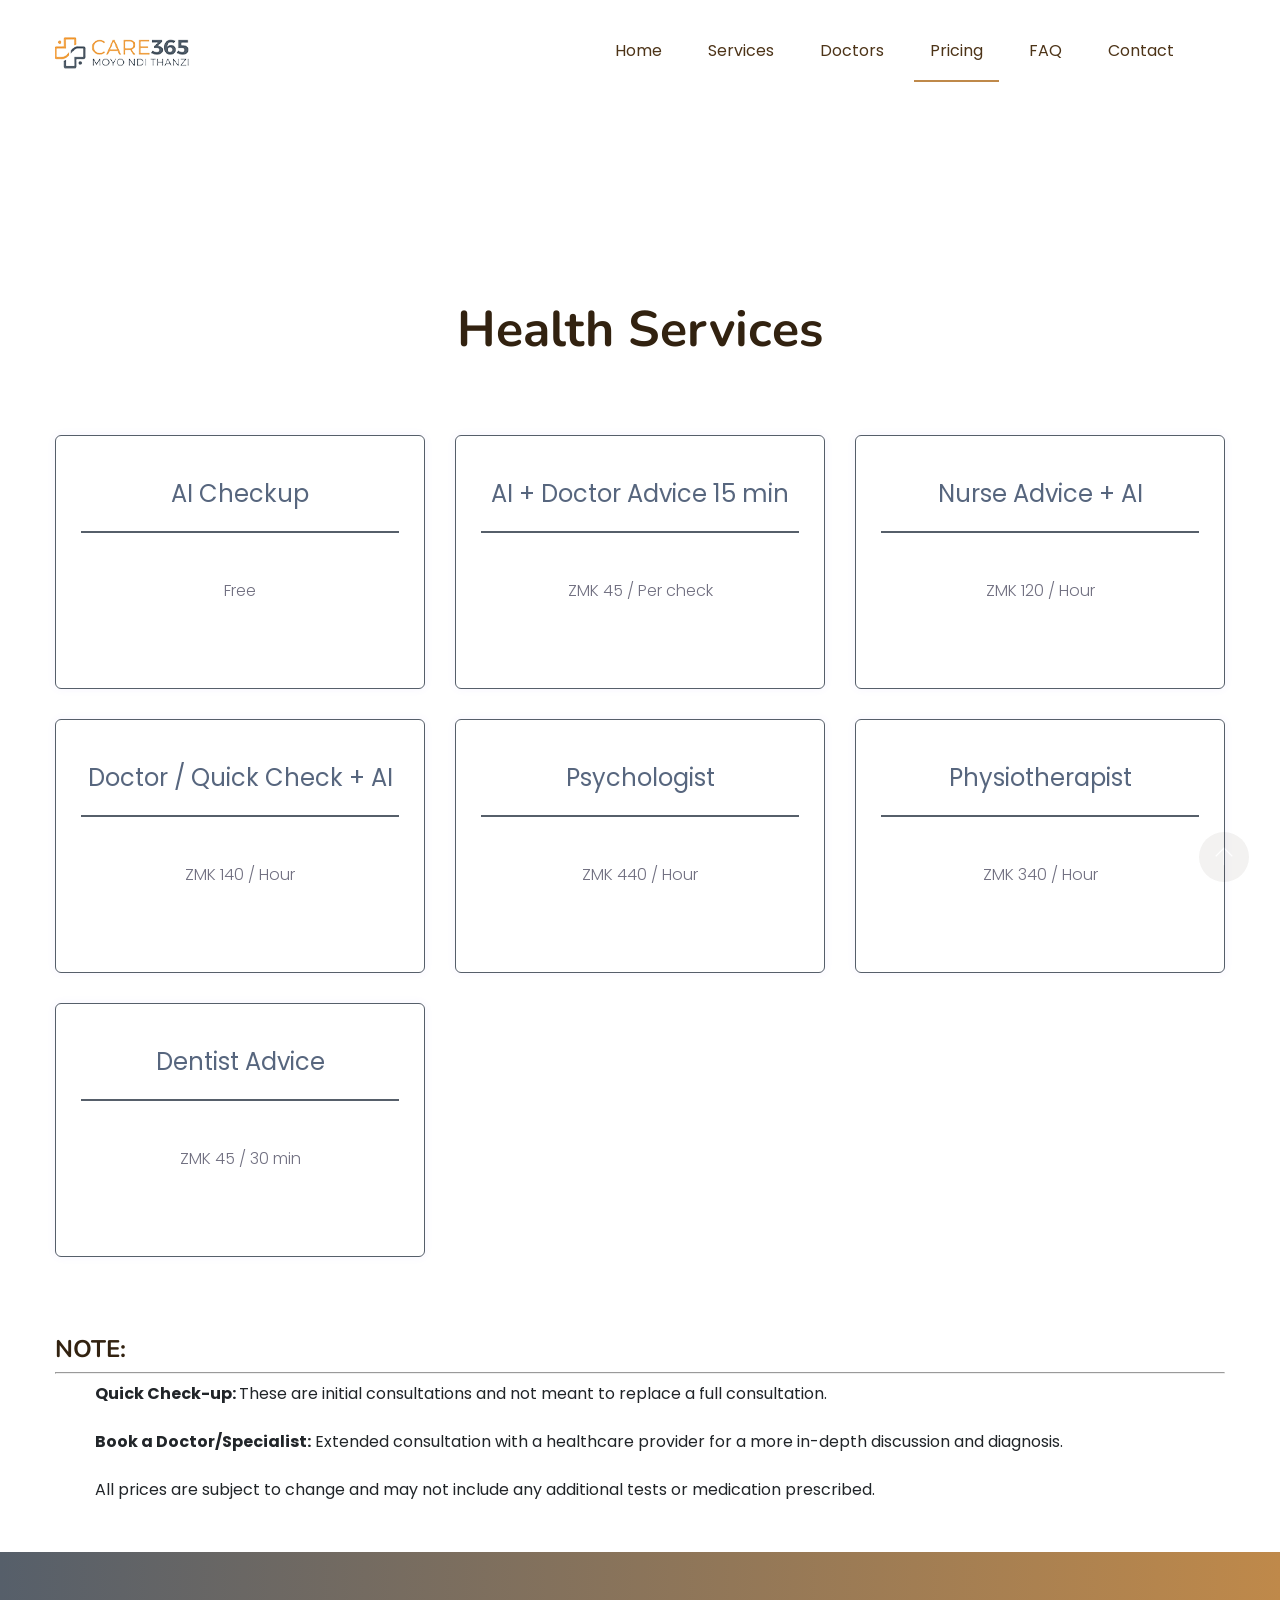
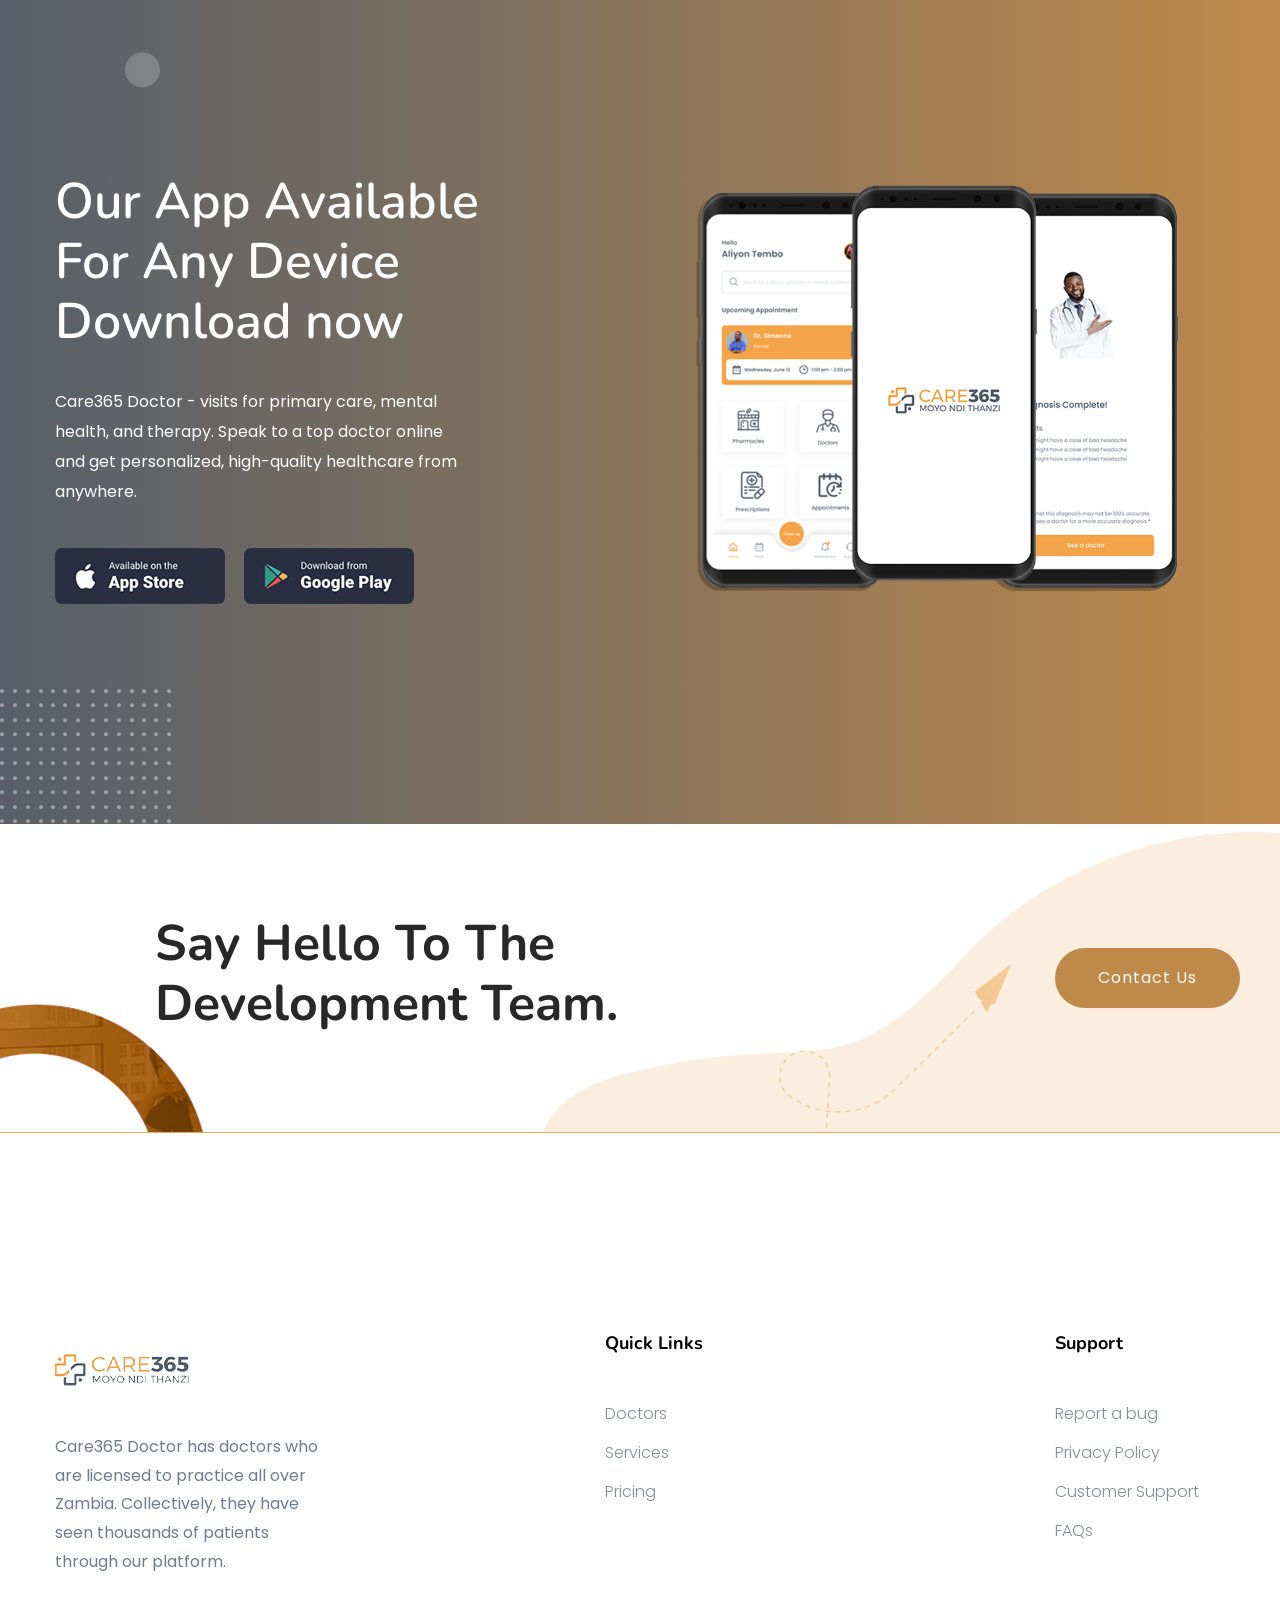
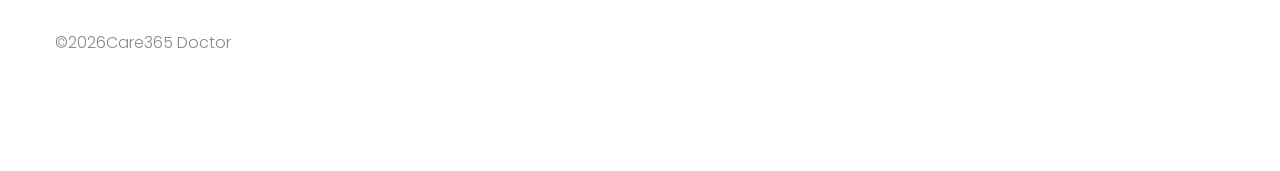
<file: pricing.html>
<!doctype html>
<html class="no-js" lang="zxx">
	<head>
		<meta charset="utf-8">
		<meta http-equiv="x-ua-compatible" content="ie=edge">
		<title>Top Telemedicine Services in Zambia | Care365 Doctor</title>
		<meta name="description" content>
		<meta name="viewport" content="width=device-width, initial-scale=1">
		<meta name="description" content="Get instant medical consultations with certified doctors in Zambia from the comfort of your home. Book appointments online, secure prescriptions, and medical advice 24/7 with Care365 Doctor.">
		<meta name="keywords" content="Telemedicine Zambia, Online Doctor Consultation, Online Prescription Zambia, Medical Services Zambia, Healthcare Zambia, 24/7 Medical Advice, Online Medical Appointments, Zambia Healthcare">
		<meta property="og:title" content="Telemedicine Services in Zambia | Care365 Doctor"/>
		<meta property="og:description" content="Get instant medical consultations with certified doctors in Zambia. Book your appointments online and get prescriptions and medical advice 24/7."/>
		<meta name="author" content="Care365 Doctor">
		<meta name="robots" content="index, follow">
		<link rel="manifest" href="site.html">
		<link rel="shortcut icon" type="image/x-icon" href="assets/img/favicon1.ico">
		<link rel="stylesheet" href="assets/css/bootstrap.min.css">
		<link rel="stylesheet" href="assets/css/owl.carousel.min.css">
		<link rel="stylesheet" href="assets/css/flaticon.css">
		<link rel="stylesheet" href="assets/css/slicknav.css">
		<link rel="stylesheet" href="assets/css/animate.min.css">
		<link rel="stylesheet" href="assets/css/magnific-popup.css">
		<link rel="stylesheet" href="assets/css/fontawesome-all.min.css">
		<link rel="stylesheet" href="assets/css/themify-icons.css">
		<link rel="stylesheet" href="assets/css/slick.css">
		<link rel="stylesheet" href="assets/css/nice-select.css">
		<link rel="stylesheet" href="assets/css/style.css">
   </head>
	<body>
		<div id="preloader-active">
			<div class="preloader d-flex align-items-center justify-content-center">
				<div class="preloader-inner position-relative">
					<div class="preloader-circle"></div>
					<div class="preloader-img pere-text">
						<img src="assets/img/logo/logo.png" alt>
					</div>
				</div>
			</div>
		</div>
		<header>
			<div class="header-area header-transparrent ">
				<div class="main-header header-sticky">
					<div class="container">
						<div class="row align-items-center">
							<div class="col-xl-2 col-lg-2 col-md-2">
								<div class="logo">
									<a href="index.html"><img src="assets/img/logo/logo.png" alt></a>
								</div>
							</div>
							<div class="col-xl-10 col-lg-10 col-md-10">
								<div class="main-menu f-right d-none d-lg-block">
									<nav>
										<ul id="navigation">
											<li><a href="index.html"> Home</a></li>
											<li><a href="services.html">Services</a></li>
											<li><a href="doctors.html">Doctors</a></li>
											<li class="active"><a href="pricing.html">Pricing</a></li>
											<li><a href="faq-page.html">FAQ</a></li>
											<li><a href="contact.html">Contact</a></li>
										</ul>
									</nav>
								</div>
							</div>
							<div class="col-12">
								<div class="mobile_menu d-block d-lg-none"></div>
							</div>
						</div>
					</div>
				</div>
			</div>
		</header>
		<main>
			<section class="best-pricing best-pricing2 pricing-padding2">
				<div class="container">
					<div class="row d-flex justify-content-center">
						<div class="col-lg-6 col-md-8">
							<div class="section-tittle text-center">
								<h2>Health Services</h2>
							</div>
						</div>
					</div>
				</div>
			</section>
			<div class="pricing-card-area">
				<div class="container">
					<div class="row">
						<div class="col-xl-4 col-lg-4 col-md-6">
							<div class="single-card text-center mb-30">
								<div class="card-top">
									<span>AI Checkup</span>
								</div>
								<div class="card-bottom">
									<ul>
										<li>Free</li>
									</ul>
									 
								</div>
							</div>
						</div>
						<div class="col-xl-4 col-lg-4 col-md-6">
							<div class="single-card  text-center mb-30">
								<div class="card-top">
									<span> AI + Doctor Advice 15 min</span>
								</div>
								<div class="card-bottom">
									<ul>
										<li>ZMK 45  <span>/ Per check</span></li>
									</ul>
									 
								</div>
							</div>
						</div>
						<div class="col-xl-4 col-lg-4 col-md-6">
							<div class="single-card  text-center mb-30">
								<div class="card-top">
									<span>Nurse Advice + AI</span>
								</div>
								<div class="card-bottom">
									<ul>
										<li>ZMK 120  <span>/ Hour</span></li>
									</ul>
									 
								</div>
							</div>
						</div>
						<div class="col-xl-4 col-lg-4 col-md-6">
							<div class="single-card text-center mb-30">
								<div class="card-top">
									<span>Doctor / Quick Check + AI</span>
								</div>
								<div class="card-bottom">
									<ul>
										<li>ZMK 140  <span>/ Hour</span></li>
									</ul>
									 
								</div>
							</div>
						</div>
						<div class="col-xl-4 col-lg-4 col-md-6">
							<div class="single-card text-center mb-30">
								<div class="card-top">
									<span>Psychologist</span>
								</div>
								<div class="card-bottom">
									<ul>
										<li>ZMK 440   <span>/ Hour</span></li>
									</ul>
									 
								</div>
							</div>
						</div>
						<div class="col-xl-4 col-lg-4 col-md-6">
							<div class="single-card text-center mb-30">
								<div class="card-top">
									<span>Physiotherapist</span>
								</div>
								<div class="card-bottom">
									<ul>
										<li>ZMK 340  <span>/ Hour</span></li>
									</ul>
									 
								</div>
							</div>
						</div>
						<div class="col-xl-4 col-lg-4 col-md-6">
							<div class="single-card text-center mb-30">
								<div class="card-top">
									<span> Dentist Advice</span>
								</div>
								<div class="card-bottom">
									<ul>
										<li>ZMK 45   <span>/ 30 min</span></li>
									</ul>
									 
								</div>
							</div>
						</div>
					</div>
					<br><br>
					<h4><strong>NOTE: </strong></h4>
					<hr>
					<ul style="list-style-type:disc;">
						<li style="margin-left: 40px;"><strong>Quick Check-up: </strong>These are initial consultations and not meant to replace a full consultation.</li><br>
						<li style="margin-left: 40px;"> <strong>Book a Doctor/Specialist:</strong> Extended consultation with a healthcare provider for a more in-depth discussion and diagnosis.</li><br>
						<li style="margin-left: 40px;">All prices are subject to change and may not include any additional tests or medication prescribed.</li>
					</ul>
				</div>
			</div>
			<div class="available-app-area mt-50">
				<div class="container">
					<div class="row d-flex justify-content-between">
						<div class="col-xl-5 col-lg-6">
							<div class="app-caption">
								<div class="section-tittle section-tittle3">
									<h2>Our App Available For Any Device Download now</h2>
									<p>Care365 Doctor - visits for primary care, mental health, and therapy. Speak to a top doctor online and get personalized, high-quality healthcare from anywhere.</p>
									<div class="app-btn">
										<a href="#" class="app-btn1"><img src="assets/img/shape/app_btn1.png" alt></a>
										<a href="#" class="app-btn2"><img src="assets/img/shape/app_btn2.png" alt></a>
									</div>
								</div>
							</div>
						</div>
						<div class="col-xl-6 col-lg-6">
							<div class="app-img">
								<img src="assets/img/shape/available-app.png" alt>
							</div>
						</div>
					</div>
				</div>
				<div class="app-shape">
					<img src="assets/img/shape/app-shape-top.png" alt class="app-shape-top heartbeat d-none d-lg-block">
					<img src="assets/img/shape/app-shape-left.png" alt class="app-shape-left d-none d-xl-block">
				</div>
			</div>
			<div class="say-something-aera pt-90 pb-90 fix">
				<div class="container">
					<div class="row justify-content-between align-items-center">
						<div class="offset-xl-1 offset-lg-1 col-xl-5 col-lg-5">
							<div class="say-something-cap">
								<h2>Say Hello To The Development Team.</h2>
							</div>
						</div>
						<div class="col-xl-2 col-lg-3">
							<div class="say-btn">
								<a href="#" class="btn radius-btn">Contact Us</a>
							</div>
						</div>
					</div>
				</div>
				<div class="say-shape">
					<img src="assets/img/shape/say-shape-left.png" alt class="say-shape1 rotateme d-none d-xl-block">
					<img src="assets/img/shape/say-shape-right.png" alt class="say-shape2 d-none d-lg-block">
				</div>
			</div>
		</main>
		<footer>
			<div class="footer-main">
				<div class="footer-area footer-padding">
					<div class="container">
						<div class="row  justify-content-between">
							<div class="col-lg-3 col-md-4 col-sm-8">
								<div class="single-footer-caption mb-30">
									<div class="footer-logo">
										<a href="index-2.html"><img src="assets/img/logo/logo2_footer.png" alt></a>
									</div>
									<div class="footer-tittle">
										<div class="footer-pera">
											<p class="info1">Care365 Doctor has doctors who are licensed to practice all over Zambia. Collectively, they have seen thousands of patients through our platform.</p>
										</div>
									</div>
								</div>
							</div>
							<div class="col-lg-2 col-md-4 col-sm-5">
								<div class="single-footer-caption mb-50">
									<div class="footer-tittle">
										<h4>Quick Links</h4>
										<ul>
											<li><a href="doctors.html">Doctors</a></li>
											<li><a href="services.html">Services</a></li>
											<li><a href="pricing.html">Pricing</a></li>
											 
										</ul>
									</div>
								</div>
							</div>
							<div class="col-lg-2 col-md-4 col-sm-7">
								<div class="single-footer-caption mb-50">
									<div class="footer-tittle">
										<h4>Support</h4>
										<ul>
											<li><a href="contact.html">Report a bug</a></li>
											<li><a href="policy.html">Privacy Policy</a></li>
                                            <li><a href="customer.html">Customer Support</a></li>
											<li><a href="faq-page.html">FAQs</a></li>
										</ul>
									</div>
								</div>
							</div>
							
						</div>
						<div class="row align-items-center">
							<div class="col-xl-12 ">
								<div class="footer-copy-right">
									<p>
										&copy;<script>document.write(new Date().getFullYear());</script>Care365 Doctor
									</p>
								</div>
							</div>
						</div>
					</div>
				</div>
			</div>
		</footer>
		<script src="assets/js/vendor/modernizr-3.5.0.min.js"></script>
		<script src="assets/js/vendor/jquery-1.12.4.min.js"></script>
		<script src="assets/js/popper.min.js"></script>
		<script src="assets/js/bootstrap.min.js"></script>
		<script src="assets/js/jquery.slicknav.min.js"></script>
		<script src="assets/js/owl.carousel.min.js"></script>
		<script src="assets/js/slick.min.js"></script>
		<script src="assets/js/gijgo.min.js"></script>
		<script src="assets/js/wow.min.js"></script>
		<script src="assets/js/animated.headline.js"></script>
		<script src="assets/js/jquery.magnific-popup.js"></script>
		<script src="assets/js/jquery.scrollUp.min.js"></script>
		<script src="assets/js/jquery.nice-select.min.js"></script>
		<script src="assets/js/jquery.sticky.js"></script>
		<script src="assets/js/contact.js"></script>
		<script src="assets/js/jquery.form.js"></script>
		<script src="assets/js/jquery.validate.min.js"></script>
		<script src="assets/js/mail-script.js"></script>
		<script src="assets/js/jquery.ajaxchimp.min.js"></script>
		<script src="assets/js/plugins.js"></script>
		<script src="assets/js/main.js"></script>
		<script async src="https://www.googletagmanager.com/gtag/js?id=UA-23581568-13"></script>
		<script>
			window.dataLayer = window.dataLayer || [];
			function gtag(){dataLayer.push(arguments);}
			gtag('js', new Date());
			
			gtag('config', 'UA-23581568-13');
		</script>
		<script defer src="https://static.cloudflareinsights.com/beacon.min.js/v8b253dfea2ab4077af8c6f58422dfbfd1689876627854" integrity="sha512-bjgnUKX4azu3dLTVtie9u6TKqgx29RBwfj3QXYt5EKfWM/9hPSAI/4qcV5NACjwAo8UtTeWefx6Zq5PHcMm7Tg==" data-cf-beacon='{"rayId":"7fdfa4e1880971bd","version":"2023.8.0","b":1,"token":"cd0b4b3a733644fc843ef0b185f98241","si":100}' crossorigin="anonymous"></script>
	</body>
</html>
</file>
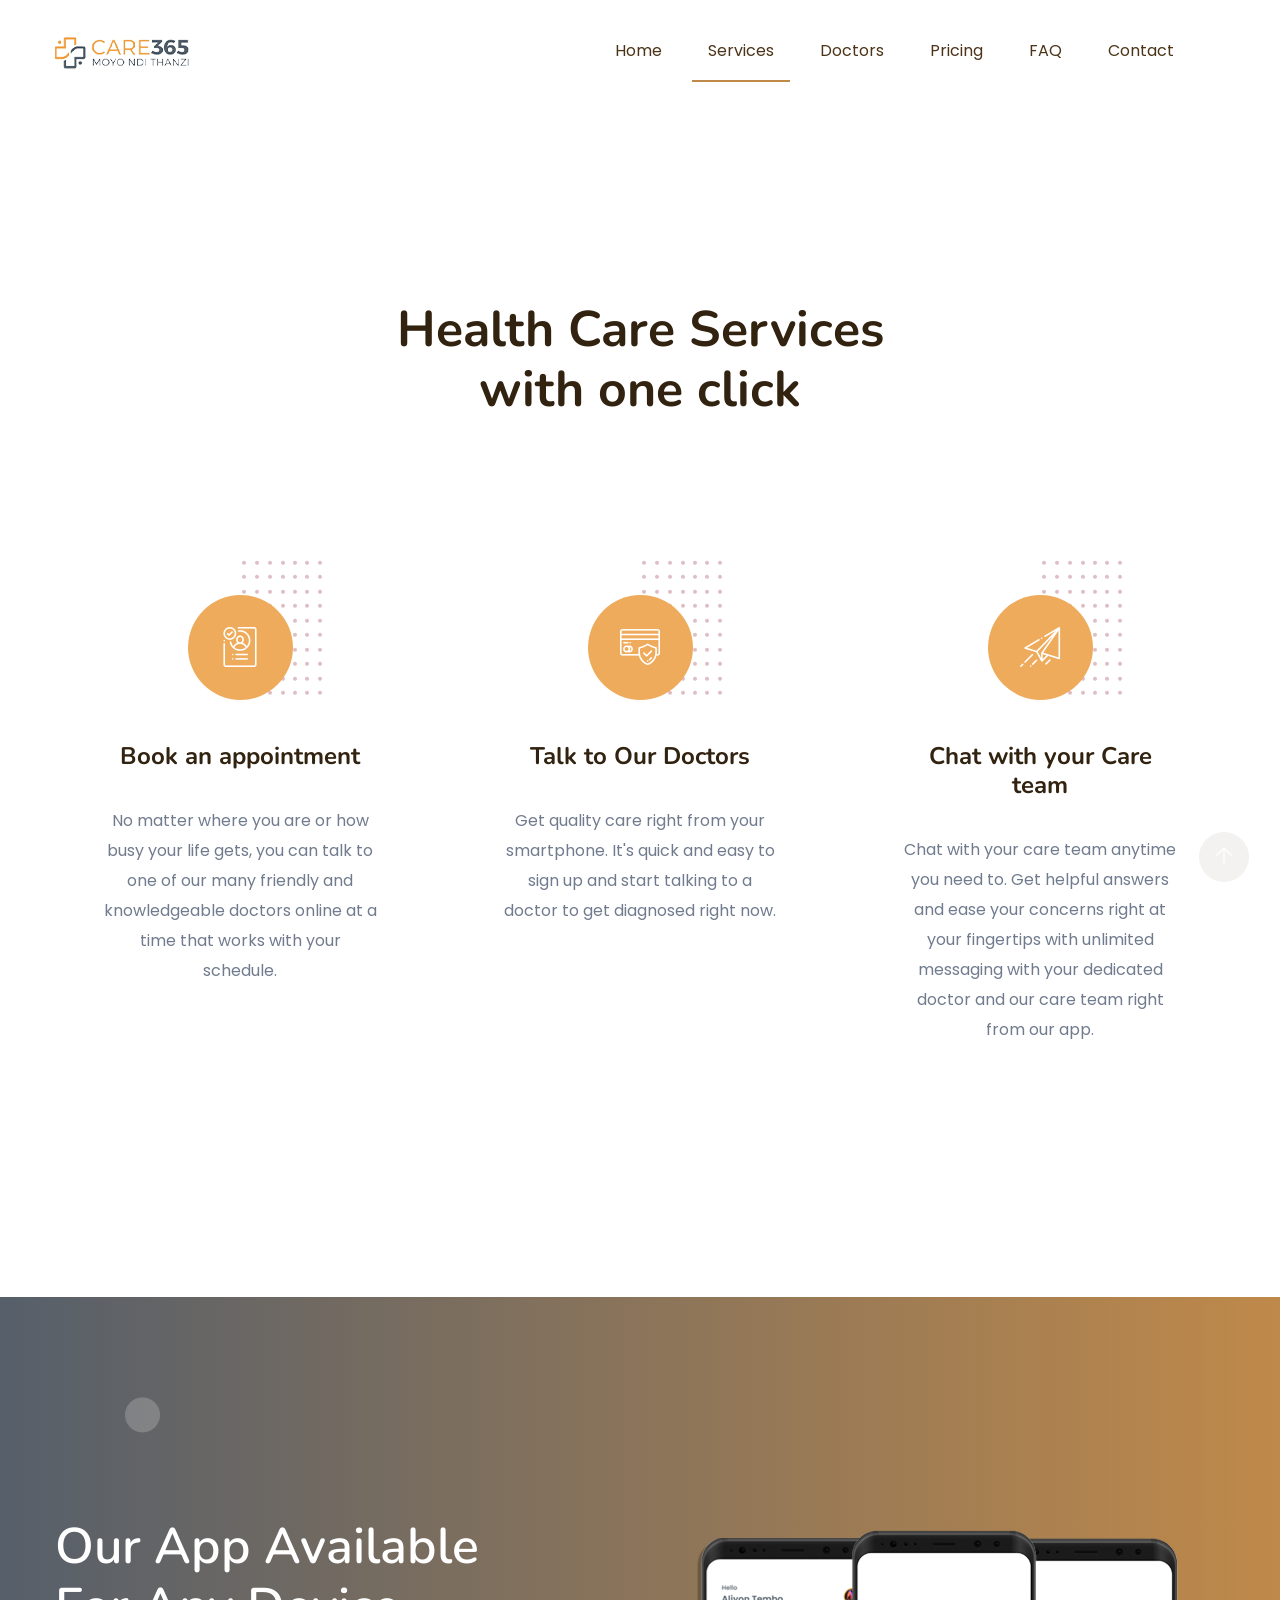
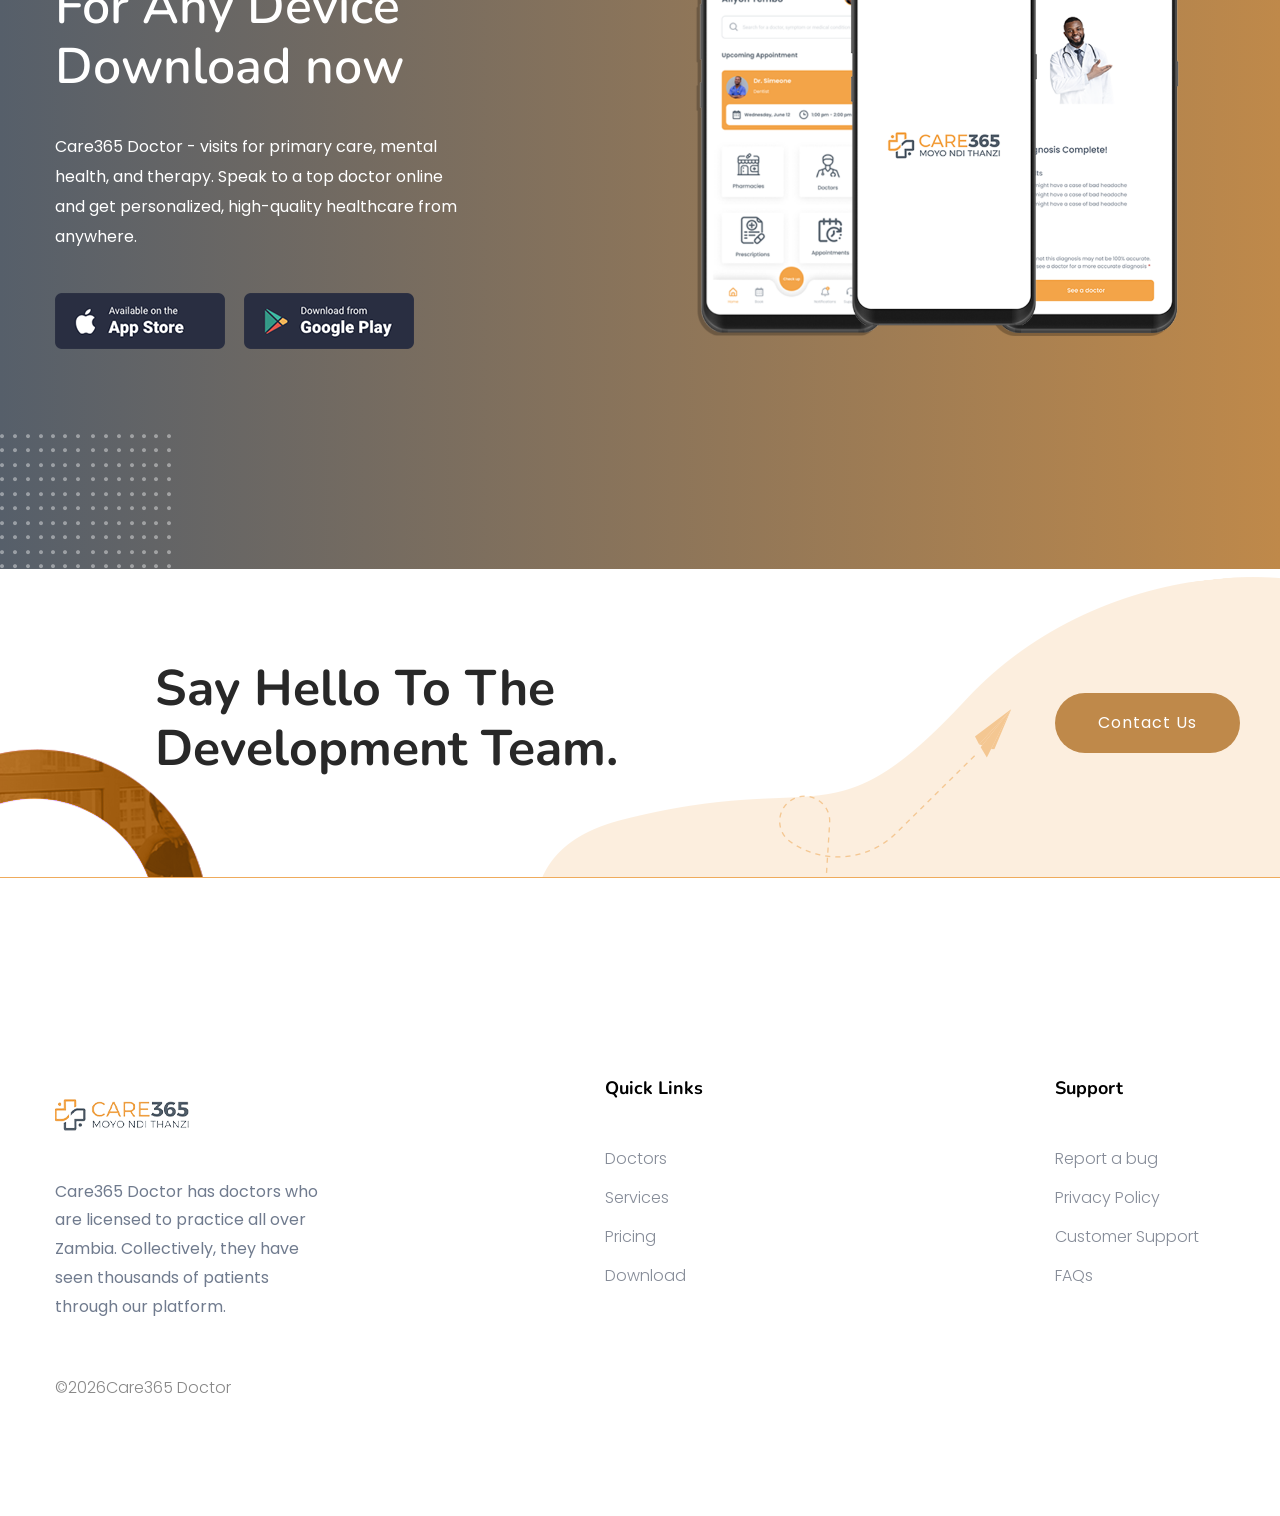
<file: services.html>
<!doctype html>
<html class="no-js" lang="zxx">
	<head>
		<meta charset="utf-8">
		<meta http-equiv="x-ua-compatible" content="ie=edge">
		<title>Top Telemedicine Services in Zambia | Care365 Doctor</title>
		<meta name="description" content>
		<meta name="viewport" content="width=device-width, initial-scale=1">
		<meta name="description" content="Get instant medical consultations with certified doctors in Zambia from the comfort of your home. Book appointments online, secure prescriptions, and medical advice 24/7 with Care365 Doctor.">
		<meta name="keywords" content="Telemedicine Zambia, Online Doctor Consultation, Online Prescription Zambia, Medical Services Zambia, Healthcare Zambia, 24/7 Medical Advice, Online Medical Appointments, Zambia Healthcare">
		<meta property="og:title" content="Telemedicine Services in Zambia | Care365 Doctor"/>
		<meta property="og:description" content="Get instant medical consultations with certified doctors in Zambia. Book your appointments online and get prescriptions and medical advice 24/7."/>
		<meta name="author" content="Care365 Doctor">
		<meta name="robots" content="index, follow">
		<link rel="manifest" href="site.html">
		<link rel="shortcut icon" type="image/x-icon" href="assets/img/favicon1.ico">
		<link rel="stylesheet" href="assets/css/bootstrap.min.css">
		<link rel="stylesheet" href="assets/css/owl.carousel.min.css">
		<link rel="stylesheet" href="assets/css/flaticon.css">
		<link rel="stylesheet" href="assets/css/slicknav.css">
		<link rel="stylesheet" href="assets/css/animate.min.css">
		<link rel="stylesheet" href="assets/css/magnific-popup.css">
		<link rel="stylesheet" href="assets/css/fontawesome-all.min.css">
		<link rel="stylesheet" href="assets/css/themify-icons.css">
		<link rel="stylesheet" href="assets/css/slick.css">
		<link rel="stylesheet" href="assets/css/nice-select.css">
		<link rel="stylesheet" href="assets/css/style.css">
   </head>
	<body>
		<div id="preloader-active">
			<div class="preloader d-flex align-items-center justify-content-center">
				<div class="preloader-inner position-relative">
					<div class="preloader-circle"></div>
					<div class="preloader-img pere-text">
						<img src="assets/img/logo/logo.png" alt>
					</div>
				</div>
			</div>
		</div>
		<header>
			<div class="header-area header-transparrent ">
				<div class="main-header header-sticky">
					<div class="container">
						<div class="row align-items-center">
							<div class="col-xl-2 col-lg-2 col-md-2">
								<div class="logo">
									<a href="index.html"><img src="assets/img/logo/logo.png" alt></a>
								</div>
							</div>
							<div class="col-xl-10 col-lg-10 col-md-10">
								<div class="main-menu f-right d-none d-lg-block">
									<nav>
										<ul id="navigation">
											<li><a href="index.html"> Home</a></li>
											<li class="active"><a href="services.html">Services</a></li>
											<li><a href="doctors.html">Doctors</a></li>
											<li><a href="pricing.html">Pricing</a></li>
											<li><a href="faq-page.html">FAQ</a></li>
											<li><a href="contact.html">Contact</a></li>
										</ul>
									</nav>
								</div>
							</div>
							<div class="col-12">
								<div class="mobile_menu d-block d-lg-none"></div>
							</div>
						</div>
					</div>
				</div>
			</div>
		</header>
		<main>
			<section class="service-area services-padding">
				<div class="container">
					<div class="row d-flex justify-content-center">
						<div class="col-lg-6">
							<div class="section-tittle text-center">
								<h2>Health Care Services<br> with one click</h2>
							</div>
						</div>
					</div>
					<div class="row">
						<div class="col-xl-4 col-lg-4 col-md-6">
							<div class="services-caption text-center mb-30">
								<div class="service-icon">
									<span class="flaticon-businessman"></span>
								</div>
								<div class="service-cap">
									<h4><a href="#">Book an appointment</a></h4>
									<p>No matter where you are or how busy your life gets, you can talk to one of our many friendly and knowledgeable doctors online at a time that works with your schedule.</p>
								</div>
							</div>
						</div>
						<div class="col-xl-4 col-lg-4 col-md-6">
							<div class="services-caption text-center mb-30">
								<div class="service-icon">
									<span class="flaticon-pay"></span>
								</div>
								<div class="service-cap">
									<h4><a href="#">Talk to Our Doctors</a></h4>
									<p>Get quality care right from your smartphone. It's quick and easy to sign up and start talking to a doctor to get diagnosed right now.</p>
								</div>
							</div>
						</div>
						<div class="col-xl-4 col-lg-4 col-md-6">
							<div class="services-caption text-center mb-30">
								<div class="service-icon">
									<span class="flaticon-plane"></span>
								</div>
								<div class="service-cap">
									<h4><a href="#">Chat with your Care team</a></h4>
									<p>Chat with your care team anytime you need to. Get helpful answers and ease your concerns right at your fingertips with unlimited messaging with your dedicated doctor and our care team right from our app.</p>
								</div>
							</div>
						</div>
					</div>
				</div>
			</section>
			<div class="available-app-area">
				<div class="container">
					<div class="row d-flex justify-content-between">
						<div class="col-xl-5 col-lg-6">
							<div class="app-caption">
								<div class="section-tittle section-tittle3">
									<h2>Our App Available For Any Device Download now</h2>
									<p>Care365 Doctor - visits for primary care, mental health, and therapy. Speak to a top doctor online and get personalized, high-quality healthcare from anywhere.</p>
									<div class="app-btn">
										<a href="#" class="app-btn1"><img src="assets/img/shape/app_btn1.png" alt></a>
										<a href="#" class="app-btn2"><img src="assets/img/shape/app_btn2.png" alt></a>
									</div>
								</div>
							</div>
						</div>
						<div class="col-xl-6 col-lg-6">
							<div class="app-img">
								<img src="assets/img/shape/available-app.png" alt>
							</div>
						</div>
					</div>
				</div>
				<div class="app-shape">
					<img src="assets/img/shape/app-shape-top.png" alt class="app-shape-top heartbeat d-none d-lg-block">
					<img src="assets/img/shape/app-shape-left.png" alt class="app-shape-left d-none d-xl-block">
				</div>
			</div>
			<div class="say-something-aera pt-90 pb-90 fix">
				<div class="container">
					<div class="row justify-content-between align-items-center">
						<div class="offset-xl-1 offset-lg-1 col-xl-5 col-lg-5">
							<div class="say-something-cap">
								<h2>Say Hello To The Development Team.</h2>
							</div>
						</div>
						<div class="col-xl-2 col-lg-3">
							<div class="say-btn">
								<a href="#" class="btn radius-btn">Contact Us</a>
							</div>
						</div>
					</div>
				</div>
				<div class="say-shape">
					<img src="assets/img/shape/say-shape-left.png" alt class="say-shape1 rotateme d-none d-xl-block">
					<img src="assets/img/shape/say-shape-right.png" alt class="say-shape2 d-none d-lg-block">
				</div>
			</div>
		</main>
		<footer>
			<div class="footer-main">
				<div class="footer-area footer-padding">
					<div class="container">
						<div class="row  justify-content-between">
							<div class="col-lg-3 col-md-4 col-sm-8">
								<div class="single-footer-caption mb-30">
									<div class="footer-logo">
										<a href="index-2.html"><img src="assets/img/logo/logo2_footer.png" alt></a>
									</div>
									<div class="footer-tittle">
										<div class="footer-pera">
											<p class="info1">Care365 Doctor has doctors who are licensed to practice all over Zambia. Collectively, they have seen thousands of patients through our platform.</p>
										</div>
									</div>
								</div>
							</div>
							<div class="col-lg-2 col-md-4 col-sm-5">
								<div class="single-footer-caption mb-50">
									<div class="footer-tittle">
										<h4>Quick Links</h4>
										<ul>
											<li><a href="doctors.html">Doctors</a></li>
											<li><a href="services.html">Services</a></li>
											<li><a href="pricing.html">Pricing</a></li>
											<li><a href="#">Download</a></li>
										</ul>
									</div>
								</div>
							</div>
							<div class="col-lg-2 col-md-4 col-sm-7">
								<div class="single-footer-caption mb-50">
									<div class="footer-tittle">
										<h4>Support</h4>
										<ul>
											<li><a href="contact.html">Report a bug</a></li>
											<li><a href="policy.html">Privacy Policy</a></li>
                                            <li><a href="customer.html">Customer Support</a></li>
											<li><a href="faq-page.html">FAQs</a></li>
										</ul>
									</div>
								</div>
							</div>
							
						</div>
						<div class="row align-items-center">
							<div class="col-xl-12 ">
								<div class="footer-copy-right">
									<p>
										&copy;<script>document.write(new Date().getFullYear());</script>Care365 Doctor
									</p>
								</div>
							</div>
						</div>
					</div>
				</div>
			</div>
		</footer>
		<script src="assets/js/vendor/modernizr-3.5.0.min.js"></script>
		<script src="assets/js/vendor/jquery-1.12.4.min.js"></script>
		<script src="assets/js/popper.min.js"></script>
		<script src="assets/js/bootstrap.min.js"></script>
		<script src="assets/js/jquery.slicknav.min.js"></script>
		<script src="assets/js/owl.carousel.min.js"></script>
		<script src="assets/js/slick.min.js"></script>
		<script src="assets/js/gijgo.min.js"></script>
		<script src="assets/js/wow.min.js"></script>
		<script src="assets/js/animated.headline.js"></script>
		<script src="assets/js/jquery.magnific-popup.js"></script>
		<script src="assets/js/jquery.scrollUp.min.js"></script>
		<script src="assets/js/jquery.nice-select.min.js"></script>
		<script src="assets/js/jquery.sticky.js"></script>
		<script src="assets/js/contact.js"></script>
		<script src="assets/js/jquery.form.js"></script>
		<script src="assets/js/jquery.validate.min.js"></script>
		<script src="assets/js/mail-script.js"></script>
		<script src="assets/js/jquery.ajaxchimp.min.js"></script>
		<script src="assets/js/plugins.js"></script>
		<script src="assets/js/main.js"></script>
		<script async src="https://www.googletagmanager.com/gtag/js?id=UA-23581568-13"></script>
		<script>
			window.dataLayer = window.dataLayer || [];
			function gtag(){dataLayer.push(arguments);}
			gtag('js', new Date());
			
			gtag('config', 'UA-23581568-13');
		</script>
		<script defer src="https://static.cloudflareinsights.com/beacon.min.js/v8b253dfea2ab4077af8c6f58422dfbfd1689876627854" integrity="sha512-bjgnUKX4azu3dLTVtie9u6TKqgx29RBwfj3QXYt5EKfWM/9hPSAI/4qcV5NACjwAo8UtTeWefx6Zq5PHcMm7Tg==" data-cf-beacon='{"rayId":"7fdfa4de5c147333","version":"2023.8.0","b":1,"token":"cd0b4b3a733644fc843ef0b185f98241","si":100}' crossorigin="anonymous"></script>
	</body>
</html>
</file>
<file: assets/css/flaticon.css>
/*
  	Flaticon icon font: Flaticon
  	Creation date: 20/02/2020 09:43
  	*/

@font-face {
  font-family: "Flaticon";
  src: url("../fonts/Flaticon.eot");
  src: url("../fonts/Flaticond41d.eot?#iefix") format("embedded-opentype"),
       url("../fonts/Flaticon.woff2") format("woff2"),
       url("../fonts/Flaticon.woff") format("woff"),
       url("../fonts/Flaticon.ttf") format("truetype"),
       url("../fonts/Flaticon.svg#Flaticon") format("svg");
  font-weight: normal;
  font-style: normal;
}

@media screen and (-webkit-min-device-pixel-ratio:0) {
  @font-face {
    font-family: "Flaticon";
    src: url("../fonts/Flaticon.svg#Flaticon") format("svg");
  }
}

[class^="flaticon-"]:before, [class*=" flaticon-"]:before,
[class^="flaticon-"]:after, [class*=" flaticon-"]:after {   
  font-family: Flaticon;

}

.flaticon-businessman:before { content: "\f100"; }
.flaticon-pay:before { content: "\f101"; }
.flaticon-plane:before { content: "\f102"; }
.flaticon-support:before { content: "\f103"; }
</file>
<file: assets/css/themify-icons.css>
@font-face {
	font-family: 'themify';
	src:url('../fonts/themify9f24.eot?-fvbane');


	src:url('../fonts/themifyd41d.eot?#iefix-fvbane') format('embedded-opentype'),
		url('../fonts/themify9f24.woff?-fvbane') format('woff'),
		url('../fonts/themify9f24.ttf?-fvbane') format('truetype'),
		url('../fonts/themify9f24.svg?-fvbane#themify') format('svg');
	font-weight: normal;
	font-style: normal;
}

[class^="ti-"], [class*=" ti-"] {
	font-family: 'themify';
	speak: none;
	font-style: normal;
	font-weight: normal;
	font-variant: normal;
	text-transform: none;
	line-height: 1;

	/* Better Font Rendering =========== */
	-webkit-font-smoothing: antialiased;
	-moz-osx-font-smoothing: grayscale;
}
.ti-tablet:before {
	content: "\e609";
}
.ti-search:before {
	content: "\e610";
}
.ti-arrow-up:before {
	content: "\e627";
}
.ti-arrow-right:before {
	content: "\e628";
}
.ti-arrow-left:before {
	content: "\e629";
}
.ti-heart:before {
	content: "\e634";
}
.ti-angle-right:before {
	content: "\e649";
}
.ti-angle-left:before {
	content: "\e64a";
}
.ti-shift-right:before {
	content: "\e679";
}
.ti-shift-left:before {
	content: "\e67a";
}
.ti-home:before {
	content: "\e69b";
}
.ti-email:before {
	content: "\e75a";
}
</file>
<file: assets/css/nice-select.css>
.nice-select {
  -webkit-tap-highlight-color: transparent;
  background-color: #fff;
  border-radius: 5px;
  border: solid 1px #e8e8e8;
  box-sizing: border-box;
  clear: both;
  cursor: pointer;
  display: block;
  float: left;
  font-family: inherit;
  font-size: 14px;
  font-weight: normal;
  height: 42px;
  line-height: 40px;
  outline: none;
  padding-left: 18px;
  padding-right: 30px;
  position: relative;
  text-align: left !important;
  -webkit-transition: all 0.2s ease-in-out;
  transition: all 0.2s ease-in-out;
  -webkit-user-select: none;
     -moz-user-select: none;
      -ms-user-select: none;
          user-select: none;
  white-space: nowrap;
  width: auto; }
  .nice-select:hover {
    border-color: #dbdbdb; }
  .nice-select:active, .nice-select.open, .nice-select:focus {
    border-color: #999; }
  .nice-select:after {
    border-bottom: 2px solid #999;
    border-right: 2px solid #999;
    content: '';
    display: block;
    height: 5px;
    margin-top: -4px;
    pointer-events: none;
    position: absolute;
    right: 12px;
    top: 50%;
    -webkit-transform-origin: 66% 66%;
        -ms-transform-origin: 66% 66%;
            transform-origin: 66% 66%;
    -webkit-transform: rotate(45deg);
        -ms-transform: rotate(45deg);
            transform: rotate(45deg);
    -webkit-transition: all 0.15s ease-in-out;
    transition: all 0.15s ease-in-out;
    width: 5px; }
  .nice-select.open:after {
    -webkit-transform: rotate(-135deg);
        -ms-transform: rotate(-135deg);
            transform: rotate(-135deg); }
  .nice-select.open .list {
    opacity: 1;
    pointer-events: auto;
    -webkit-transform: scale(1) translateY(0);
        -ms-transform: scale(1) translateY(0);
            transform: scale(1) translateY(0); }
  .nice-select.disabled {
    border-color: #ededed;
    color: #999;
    pointer-events: none; }
    .nice-select.disabled:after {
      border-color: #cccccc; }
  .nice-select.right {
    float: right; }
    .nice-select.right .list {
      left: auto;
      right: 0; }
  .nice-select.small {
    font-size: 12px;
    height: 36px;
    line-height: 34px; }
    .nice-select.small:after {
      height: 4px;
      width: 4px; }
    .nice-select.small .option {
      line-height: 34px;
      min-height: 34px; }
  .nice-select .list {
    background-color: #fff;
    border-radius: 5px;
    box-shadow: 0 0 0 1px rgba(68, 68, 68, 0.11);
    box-sizing: border-box;
    margin-top: 4px;
    opacity: 0;
    overflow: hidden;
    padding: 0;
    pointer-events: none;
    position: absolute;
    top: 100%;
    left: 0;
    -webkit-transform-origin: 50% 0;
        -ms-transform-origin: 50% 0;
            transform-origin: 50% 0;
    -webkit-transform: scale(0.75) translateY(-21px);
        -ms-transform: scale(0.75) translateY(-21px);
            transform: scale(0.75) translateY(-21px);
    -webkit-transition: all 0.2s cubic-bezier(0.5, 0, 0, 1.25), opacity 0.15s ease-out;
    transition: all 0.2s cubic-bezier(0.5, 0, 0, 1.25), opacity 0.15s ease-out;
    z-index: 9; }
    .nice-select .list:hover .option:not(:hover) {
      background-color: transparent !important; }
  .nice-select .option {
    cursor: pointer;
    font-weight: 400;
    line-height: 40px;
    list-style: none;
    min-height: 40px;
    outline: none;
    padding-left: 18px;
    padding-right: 29px;
    text-align: left;
    -webkit-transition: all 0.2s;
    transition: all 0.2s; }
    .nice-select .option:hover, .nice-select .option.focus, .nice-select .option.selected.focus {
      background-color: #f6f6f6; }
    .nice-select .option.selected {
      font-weight: bold; }
    .nice-select .option.disabled {
      background-color: transparent;
      color: #999;
      cursor: default; }

.no-csspointerevents .nice-select .list {
  display: none; }

.no-csspointerevents .nice-select.open .list {
  display: block; }
</file>
<file: assets/css/style.css>
@import url("https://fonts.googleapis.com/css?family=Nunito:300,400,600,700,800,900|Poppins:300,400,500,600,700,800,900&amp;display=swap");.boxed-btn{background:#fff;color:#322210 !important;display:inline-block;padding:18px 44px;font-family:"Nunito",sans-serif;font-size:14px;font-weight:400;border:0;border:1px solid #322210;letter-spacing:3px;text-align:center;color:#322210;text-transform:uppercase;cursor:pointer}.boxed-btn:hover{background:#322210;color:#fff !important;border:1px solid #322210}.boxed-btn:focus{outline:none}body{font-family:"Poppins",sans-serif;font-weight:normal;font-style:normal}h1,h2,h3,h4,h5,h6{font-family:"Nunito",sans-serif;color:#322210;margin-top:0px;font-style:normal;font-weight:500;text-transform:normal}p{font-family:"Poppins",sans-serif;color:#707b8e;font-size:16px;line-height:30px;margin-bottom:15px;font-weight:normal}.img{max-width:100%;-webkit-transition:all .3s ease-out 0s;-moz-transition:all .3s ease-out 0s;-ms-transition:all .3s ease-out 0s;-o-transition:all .3s ease-out 0s;transition:all .3s ease-out 0s}.f-right{float:right}.fix{overflow:hidden}.clear{clear:both}a,.button{-webkit-transition:all .3s ease-out 0s;-moz-transition:all .3s ease-out 0s;-ms-transition:all .3s ease-out 0s;-o-transition:all .3s ease-out 0s;transition:all .3s ease-out 0s}a:focus,.button:focus{text-decoration:none;outline:none}a{color:#4d3418}a:hover{color:#4d3418}a:focus,a:hover{text-decoration:none}a,button{color:#4d3418;outline:medium none}button:focus,input:focus,input:focus,textarea,textarea:focus{outline:0}input:focus::-moz-placeholder{opacity:0;-webkit-transition:.4s;-o-transition:.4s;transition:.4s}h1 a,h2 a,h3 a,h4 a,h5 a,h6 a{color:inherit}ul{margin:0px;padding:0px}li{list-style:none}.owl-carousel .owl-nav div{background:rgba(255,255,255,0.8) none repeat scroll 0 0;height:40px;left:20px;line-height:40px;font-size:22px;color:#4d3418;opacity:1;visibility:visible;position:absolute;text-align:center;top:50%;transform:translateY(-50%);transition:all 0.3s ease 0s;width:40px}.owl-carousel .owl-nav div.owl-next{left:auto;right:-30px}.owl-carousel .owl-nav div.owl-next i{position:relative;right:0;top:1px}.owl-carousel .owl-nav div.owl-prev i{position:relative;right:1px;top:0px}.owl-carousel:hover .owl-nav div{opacity:1;visibility:visible}.owl-carousel:hover .owl-nav div:hover{color:#fff;background:#efab5c}.btn{background:#bf894a;-moz-user-select:none;text-transform:capitalize;color:#fff;cursor:pointer;display:inline-block;font-size:16px;font-weight:400;letter-spacing:1px;line-height:0;margin-bottom:0;padding:30px 44px;border-radius:5px;cursor:pointer;transition:color 0.4s linear;position:relative;z-index:1;border:0;overflow:hidden;margin:0}.btn::before{content:"";position:absolute;left:0;top:0;width:100%;height:100%;background:#bf894a;z-index:1;border-radius:5px;transition:transform 0.5s;transition-timing-function:ease;transform-origin:0 0;transition-timing-function:cubic-bezier(0.5, 1.6, 0.4, 0.7);transform:scaleX(0)}.btn:hover::before{transform:scaleX(1);color:#fff !important;z-index:-1}.card-btn1{background:#bf894a;border-radius:6px;padding:30px 40px;text-transform:uppercase}.card-btn1::before{background:#efab5c}.btn.focus,.btn:focus{outline:0;box-shadow:none}.radius-btn{padding:30px 43px;border-radius:30px}#scrollUp{background:#322210;height:50px;width:50px;right:31px;bottom:18px;color:#fff;font-size:20px;text-align:center;border-radius:50%;line-height:48px;border:2px solid transparent}@media (max-width: 767px){#scrollUp{right:16px}}#scrollUp:hover{color:#fff}.sticky-bar{left:0;margin:auto;position:fixed;top:0;width:100%;-webkit-box-shadow:0 10px 15px rgba(25,25,25,0.1);box-shadow:0 10px 15px rgba(25,25,25,0.1);z-index:9999;-webkit-animation:300ms ease-in-out 0s normal none 1 running fadeInDown;animation:300ms ease-in-out 0s normal none 1 running fadeInDown;-webkit-box-shadow:0 10px 15px rgba(25,25,25,0.1);background:#fff}.mt-10{margin-top:10px}.mt-30{margin-top:30px}.mt-40{margin-top:40px}.mt-50{margin-top:50px}.mb-5{margin-bottom:5px}.mb-20{margin-bottom:20px}.mb-30{margin-bottom:30px}.mb-50{margin-bottom:50px}.mb-70{margin-bottom:70px}.mb-80{margin-bottom:80px}.mb-100{margin-bottom:100px}.pt-50{padding-top:50px}.pt-90{padding-top:90px}.pb-90{padding-bottom:90px}.pb-100{padding-bottom:100px}.bounce-animate{animation-name:float-bob;animation-duration:2s;animation-iteration-count:infinite;-moz-animation-name:float-bob;-moz-animation-duration:2s;-moz-animation-iteration-count:infinite;-moz-animation-timing-function:linear;-ms-animation-name:float-bob;-ms-animation-duration:2s;-ms-animation-iteration-count:infinite;-ms-animation-timing-function:linear;-o-animation-name:float-bob;-o-animation-duration:2s;-o-animation-iteration-count:infinite;-o-animation-timing-function:linear}.heartbeat{animation:heartbeat 1s infinite alternate}@-webkit-keyframes heartbeat{to{-webkit-transform:scale(1.7);transform:scale(1.7)}}.rotateme{-webkit-animation-name:rotateme;animation-name:rotateme;-webkit-animation-duration:50s;animation-duration:50s;-webkit-animation-iteration-count:infinite;animation-iteration-count:infinite;-webkit-animation-timing-function:linear;animation-timing-function:linear}@keyframes rotateme{from{-webkit-transform:rotate(0deg);transform:rotate(0deg)}to{-webkit-transform:rotate(360deg);transform:rotate(360deg)}}@-webkit-keyframes rotateme{from{-webkit-transform:rotate(0deg)}to{-webkit-transform:rotate(360deg)}}.preloader{background-color:#f7f7f7;width:100%;height:100%;position:fixed;top:0;left:0;right:0;bottom:0;z-index:999999;-webkit-transition:.6s;-o-transition:.6s;transition:.6s;margin:0 auto}.preloader .preloader-circle{width:100px;height:100px;position:relative;border-style:solid;border-width:3px;border-top-color:#322210;border-bottom-color:transparent;border-left-color:transparent;border-right-color:transparent;z-index:10;border-radius:50%;-webkit-box-shadow:0 1px 5px 0 rgba(35,181,185,0.15);box-shadow:0 1px 5px 0 rgba(35,181,185,0.15);background-color:#ffffff;-webkit-animation:zoom 2000ms infinite ease;animation:zoom 2000ms infinite ease;-webkit-transition:.6s;-o-transition:.6s;transition:.6s}.preloader .preloader-img{position:absolute;top:50%;z-index:200;left:0;right:0;margin:0 auto;text-align:center;display:inline-block;-webkit-transform:translateY(-50%);-ms-transform:translateY(-50%);transform:translateY(-50%);padding-top:6px;-webkit-transition:.6s;-o-transition:.6s;transition:.6s}.preloader .preloader-img img{max-width:55px}.preloader .pere-text strong{font-weight:800;color:#dca73a;text-transform:uppercase}@keyframes zoom{0%{-webkit-transform:rotate(0deg);transform:rotate(0deg);-webkit-transition:.6s;-o-transition:.6s;transition:.6s}100%{-webkit-transform:rotate(360deg);transform:rotate(360deg);-webkit-transition:.6s;-o-transition:.6s;transition:.6s}}.section-padding2{padding-top:200px;padding-bottom:200px}@media only screen and (min-width: 1200px) and (max-width: 1600px){.section-padding2{padding-top:200px;padding-bottom:200px}}@media only screen and (min-width: 992px) and (max-width: 1199px){.section-padding2{padding-top:200px;padding-bottom:200px}}@media only screen and (min-width: 768px) and (max-width: 991px){.section-padding2{padding-top:100px;padding-bottom:100px}}@media only screen and (min-width: 576px) and (max-width: 767px){.section-padding2{padding-top:50px;padding-bottom:50px}}@media (max-width: 767px){.section-padding2{padding-top:50px;padding-bottom:50px}}.inner-padding{padding-top:450px}@media only screen and (min-width: 1200px) and (max-width: 1600px){.inner-padding{padding-top:400px}}@media only screen and (min-width: 992px) and (max-width: 1199px){.inner-padding{padding-top:300px}}@media only screen and (min-width: 768px) and (max-width: 991px){.inner-padding{padding-top:300px}}@media only screen and (min-width: 576px) and (max-width: 767px){.inner-padding{padding-top:200px}}@media (max-width: 767px){.inner-padding{padding-top:200px}}.section-paddingr{padding-top:0;padding-bottom:120px}@media only screen and (min-width: 1200px) and (max-width: 1600px){.section-paddingr{padding-top:0;padding-bottom:120px}}@media only screen and (min-width: 992px) and (max-width: 1199px){.section-paddingr{padding-top:0;padding-bottom:70px}}@media only screen and (min-width: 768px) and (max-width: 991px){.section-paddingr{padding-top:0;padding-bottom:70px}}@media only screen and (min-width: 576px) and (max-width: 767px){.section-paddingr{padding-top:0;padding-bottom:70px}}@media (max-width: 767px){.section-paddingr{padding-top:0;padding-bottom:70px}}.section-padd-top30{padding-top:170px;padding-bottom:200px}@media only screen and (min-width: 1200px) and (max-width: 1600px){.section-padd-top30{padding-top:170px;padding-bottom:200px}}@media only screen and (min-width: 992px) and (max-width: 1199px){.section-padd-top30{padding-top:170px;padding-bottom:200px}}@media only screen and (min-width: 768px) and (max-width: 991px){.section-padd-top30{padding-top:100px;padding-bottom:160px}}@media only screen and (min-width: 576px) and (max-width: 767px){.section-padd-top30{padding-top:50px;padding-bottom:90px}}@media (max-width: 767px){.section-padd-top30{padding-top:35px;padding-bottom:90px}}.section-padd4{padding-top:200px;padding-bottom:110px}@media only screen and (min-width: 1200px) and (max-width: 1600px){.section-padd4{padding-top:200px;padding-bottom:110px}}@media only screen and (min-width: 992px) and (max-width: 1199px){.section-padd4{padding-top:100px;padding-bottom:30px}}@media only screen and (min-width: 768px) and (max-width: 991px){.section-padd4{padding-top:70px;padding-bottom:15px}}@media only screen and (min-width: 576px) and (max-width: 767px){.section-padd4{padding-top:70px;padding-bottom:15px}}@media (max-width: 767px){.section-padd4{padding-top:70px;padding-bottom:15px}}.services-padding{padding-top:300px;padding-bottom:150px}@media only screen and (min-width: 1200px) and (max-width: 1600px){.services-padding{padding-top:300px;padding-bottom:150px}}@media only screen and (min-width: 992px) and (max-width: 1199px){.services-padding{padding-top:200px;padding-bottom:150px}}@media only screen and (min-width: 768px) and (max-width: 991px){.services-padding{padding-top:150px;padding-bottom:70px}}@media only screen and (min-width: 576px) and (max-width: 767px){.services-padding{padding-top:150px;padding-bottom:70px}}@media (max-width: 767px){.services-padding{padding-top:150px;padding-bottom:70px}}.footer-padding{padding-top:200px;padding-bottom:100px}@media only screen and (min-width: 1200px) and (max-width: 1600px){.footer-padding{padding-top:200px;padding-bottom:100px}}@media only screen and (min-width: 992px) and (max-width: 1199px){.footer-padding{padding-top:70px;padding-bottom:50px}}@media only screen and (min-width: 768px) and (max-width: 991px){.footer-padding{padding-top:70px;padding-bottom:50px}}@media only screen and (min-width: 576px) and (max-width: 767px){.footer-padding{padding-top:70px;padding-bottom:50px}}@media (max-width: 767px){.footer-padding{padding-top:70px;padding-bottom:50px}}.footer-padding2{padding-top:100px;padding-bottom:100px}@media only screen and (min-width: 1200px) and (max-width: 1600px){.footer-padding2{padding-top:100px;padding-bottom:100px}}@media only screen and (min-width: 992px) and (max-width: 1199px){.footer-padding2{padding-top:0px;padding-bottom:50px}}@media only screen and (min-width: 768px) and (max-width: 991px){.footer-padding2{padding-top:0px;padding-bottom:50px}}@media only screen and (min-width: 576px) and (max-width: 767px){.footer-padding2{padding-top:0px;padding-bottom:50px}}@media (max-width: 767px){.footer-padding2{padding-top:0px;padding-bottom:50px}}.footer-padding3{padding-bottom:100px}@media only screen and (min-width: 1200px) and (max-width: 1600px){.footer-padding3{padding-bottom:100px}}@media only screen and (min-width: 992px) and (max-width: 1199px){.footer-padding3{padding-bottom:50px}}@media only screen and (min-width: 768px) and (max-width: 991px){.footer-padding3{padding-bottom:50px}}@media only screen and (min-width: 576px) and (max-width: 767px){.footer-padding3{padding-bottom:50px}}@media (max-width: 767px){.footer-padding3{padding-bottom:50px}}.blog_area a{color:"Nunito",sans-serif !important;text-decoration:none;transition:.4s}.blog_area a:hover,.blog_area a :hover{background:-webkit-linear-gradient(131deg, #322210 0%, #322210 99%);-webkit-background-clip:text;-webkit-text-fill-color:transparent;text-decoration:none;transition:.4s}.single-blog{overflow:hidden;margin-bottom:30px}.single-blog:hover{box-shadow:0px 10px 20px 0px rgba(42,34,123,0.1)}.single-blog .thumb{overflow:hidden;position:relative}.single-blog .thumb:after{content:'';position:absolute;left:0;top:0;width:100%;height:100%;background:#000;opacity:0;-webkit-transition:all .3s ease-out 0s;-moz-transition:all .3s ease-out 0s;-ms-transition:all .3s ease-out 0s;-o-transition:all .3s ease-out 0s;transition:all .3s ease-out 0s}.single-blog h4{border-bottom:1px solid #dfdfdf;padding-bottom:34px;margin-bottom:25px}.single-blog a{font-size:20px;font-weight:600}.single-blog .date{color:#666666;text-align:left;display:inline-block;font-size:13px;font-weight:300}.single-blog .tag{text-align:left;display:inline-block;float:left;font-size:13px;font-weight:300;margin-right:22px;position:relative}.single-blog .tag:after{content:'';position:absolute;width:1px;height:10px;background:#acacac;right:-12px;top:7px}@media (max-width: 1199px){.single-blog .tag{margin-right:8px}.single-blog .tag:after{display:none}}@media (max-width: 800px){.single-blog{margin-bottom:30px}}.single-blog:hover .thumb:after{opacity:.7;-webkit-transition:all .3s ease-out 0s;-moz-transition:all .3s ease-out 0s;-ms-transition:all .3s ease-out 0s;-o-transition:all .3s ease-out 0s;transition:all .3s ease-out 0s}@media (max-width: 1199px){.single-blog h4{transition:all 300ms linear 0s;border-bottom:1px solid #dfdfdf;padding-bottom:14px;margin-bottom:12px}.single-blog h4 a{font-size:18px}}.blog_item{margin-bottom:50px}.blog_details{padding:30px 0 20px 10px;box-shadow:0px 10px 20px 0px rgba(221,221,221,0.3)}@media (min-width: 768px){.blog_details{padding:60px 30px 35px 35px}}.blog_details p{margin-bottom:30px}.blog_details a{color:#ff8b23}.blog_details a:hover{color:#efab5c}.blog_details h2{font-size:18px;font-weight:600;margin-bottom:8px}@media (min-width: 768px){.blog_details h2{font-size:24px;margin-bottom:15px}}.blog-info-link li{float:left;font-size:14px}.blog-info-link li a{color:#999999}.blog-info-link li i,.blog-info-link li span{font-size:13px;margin-right:5px}.blog-info-link li::after{content:"|";padding-left:10px;padding-right:10px}.blog-info-link li:last-child::after{display:none}.blog-info-link::after{content:"";display:block;clear:both;display:table}.blog_item_img{position:relative}.blog_item_img .blog_item_date{position:absolute;bottom:-10px;left:10px;display:block;color:#fff;background-color:#322210;padding:8px 15px;border-radius:5px}@media (min-width: 768px){.blog_item_img .blog_item_date{bottom:-20px;left:40px;padding:13px 30px}}.blog_item_img .blog_item_date h3{font-size:22px;font-weight:600;color:#fff;margin-bottom:0;line-height:1.2}@media (min-width: 768px){.blog_item_img .blog_item_date h3{font-size:30px}}.blog_item_img .blog_item_date p{font-size:18px;margin-bottom:0;color:#fff}@media (min-width: 768px){.blog_item_img .blog_item_date p{font-size:18px}}.blog_right_sidebar .widget_title{font-size:20px;margin-bottom:40px}.blog_right_sidebar .widget_title::after{content:"";display:block;padding-top:15px;border-bottom:1px solid #f0e9ff}.blog_right_sidebar .single_sidebar_widget{background:#fbf9ff;padding:30px;margin-bottom:30px}.blog_right_sidebar .single_sidebar_widget .btn_1{margin-top:0px}.blog_right_sidebar .search_widget .form-control{height:50px;border-color:#f0e9ff;font-size:13px;color:#999999;padding-left:20px;border-radius:0;border-right:0}.blog_right_sidebar .search_widget .form-control::placeholder{color:#999999}.blog_right_sidebar .search_widget .form-control:focus{border-color:#f0e9ff;outline:0;box-shadow:none}.blog_right_sidebar .search_widget .input-group button{background:#322210;border-left:0;border:1px solid #f0e9ff;padding:4px 15px;border-left:0;cursor:pointer}.blog_right_sidebar .search_widget .input-group button i{color:#fff}.blog_right_sidebar .search_widget .input-group button span{font-size:14px;color:#999999}.blog_right_sidebar .newsletter_widget .form-control{height:50px;border-color:#f0e9ff;font-size:13px;color:#999999;padding-left:20px;border-radius:0}.blog_right_sidebar .newsletter_widget .form-control::placeholder{color:#999999}.blog_right_sidebar .newsletter_widget .form-control:focus{border-color:#f0e9ff;outline:0;box-shadow:none}.blog_right_sidebar .newsletter_widget .input-group button{background:#fff;border-left:0;border:1px solid #f0e9ff;padding:4px 15px;border-left:0}.blog_right_sidebar .newsletter_widget .input-group button i,.blog_right_sidebar .newsletter_widget .input-group button span{font-size:14px;color:#fff}.blog_right_sidebar .post_category_widget .cat-list li{border-bottom:1px solid #f0e9ff;transition:all 0.3s ease 0s;padding-bottom:12px}.blog_right_sidebar .post_category_widget .cat-list li:last-child{border-bottom:0}.blog_right_sidebar .post_category_widget .cat-list li a{font-size:14px;line-height:20px;color:#888888}.blog_right_sidebar .post_category_widget .cat-list li a p{margin-bottom:0px}.blog_right_sidebar .post_category_widget .cat-list li+li{padding-top:15px}.blog_right_sidebar .popular_post_widget .post_item .media-body{justify-content:center;align-self:center;padding-left:20px}.blog_right_sidebar .popular_post_widget .post_item .media-body h3{font-size:16px;line-height:20px;margin-bottom:6px;transition:all 0.3s linear}.blog_right_sidebar .popular_post_widget .post_item .media-body a:hover{color:#fff}.blog_right_sidebar .popular_post_widget .post_item .media-body p{font-size:14px;line-height:21px;margin-bottom:0px}.blog_right_sidebar .popular_post_widget .post_item+.post_item{margin-top:20px}.blog_right_sidebar .tag_cloud_widget ul li{display:inline-block}.blog_right_sidebar .tag_cloud_widget ul li a{display:inline-block;border:1px solid #eeeeee;background:#fff;padding:4px 20px;margin-bottom:8px;margin-right:3px;transition:all 0.3s ease 0s;color:#888888;font-size:13px}.blog_right_sidebar .tag_cloud_widget ul li a:hover{background:#322210;color:#fff !important;-webkit-text-fill-color:#fff;text-decoration:none;-webkit-transition:0.5s;transition:0.5s}.blog_right_sidebar .instagram_feeds .instagram_row{display:flex;margin-right:-6px;margin-left:-6px}.blog_right_sidebar .instagram_feeds .instagram_row li{width:33.33%;float:left;padding-right:6px;padding-left:6px;margin-bottom:15px}.blog_right_sidebar .br{width:100%;height:1px;background:#eee;margin:30px 0px}.blog-pagination{margin-top:80px}.blog-pagination .page-link{font-size:14px;position:relative;display:block;padding:0;text-align:center;margin-left:-1px;line-height:45px;width:45px;height:45px;border-radius:0 !important;color:#8a8a8a;border:1px solid #f0e9ff;margin-right:10px}.blog-pagination .page-link i,.blog-pagination .page-link span{font-size:13px}.blog-pagination .page-item.active .page-link{background-color:#fbf9ff;border-color:#f0e9ff;color:#888888}.blog-pagination .page-item:last-child .page-link{margin-right:0}.single-post-area .blog_details{box-shadow:none;padding:0}.single-post-area .blog_details{padding-top:26px}.single-post-area .blog_details p{margin-bottom:20px;font-size:15px}.single-post-area .quote-wrapper{background:rgba(130,139,178,0.1);padding:15px;line-height:1.733;color:#888888;font-style:italic;margin-top:25px;margin-bottom:25px}@media (min-width: 768px){.single-post-area .quote-wrapper{padding:30px}}.single-post-area .quotes{background:#fff;padding:15px 15px 15px 20px;border-left:2px solid}@media (min-width: 768px){.single-post-area .quotes{padding:25px 25px 25px 30px}}.single-post-area .arrow{position:absolute}.single-post-area .arrow .lnr{font-size:20px;font-weight:600}.single-post-area .navigation-top{padding-top:15px;border-top:1px solid #f0e9ff}.single-post-area .navigation-top p{margin-bottom:0}.single-post-area .navigation-top .like-info{font-size:14px}.single-post-area .navigation-top .like-info i,.single-post-area .navigation-top .like-info span{font-size:16px;margin-right:5px}.single-post-area .navigation-top .comment-count{font-size:14px}.single-post-area .navigation-top .comment-count i,.single-post-area .navigation-top .comment-count span{font-size:16px;margin-right:5px}.single-post-area .navigation-top .social-icons li{display:inline-block;margin-right:15px}.single-post-area .navigation-top .social-icons li:last-child{margin:0}.single-post-area .navigation-top .social-icons li i,.single-post-area .navigation-top .social-icons li span{font-size:14px;color:#999999}.single-post-area .blog-author{padding:40px 30px;background:#fbf9ff;margin-top:50px}@media (max-width: 600px){.single-post-area .blog-author{padding:20px 8px}}.single-post-area .blog-author img{width:90px;height:90px;border-radius:50%;margin-right:30px}@media (max-width: 600px){.single-post-area .blog-author img{margin-right:15px;width:45px;height:45px}}.single-post-area .blog-author a{display:inline-block}.single-post-area .blog-author a:hover{color:#efab5c}.single-post-area .blog-author p{margin-bottom:0;font-size:15px}.single-post-area .blog-author h4{font-size:16px}.single-post-area .navigation-area{border-bottom:1px solid #eee;padding-bottom:30px;margin-top:55px}.single-post-area .navigation-area p{margin-bottom:0px}.single-post-area .navigation-area h4{font-size:18px;line-height:25px}.single-post-area .navigation-area .nav-left{text-align:left}.single-post-area .navigation-area .nav-left .thumb{margin-right:20px;background:#000}.single-post-area .navigation-area .nav-left .thumb img{-webkit-transition:all .3s ease-out 0s;-moz-transition:all .3s ease-out 0s;-ms-transition:all .3s ease-out 0s;-o-transition:all .3s ease-out 0s;transition:all .3s ease-out 0s}.single-post-area .navigation-area .nav-left .lnr{margin-left:20px;opacity:0;-webkit-transition:all .3s ease-out 0s;-moz-transition:all .3s ease-out 0s;-ms-transition:all .3s ease-out 0s;-o-transition:all .3s ease-out 0s;transition:all .3s ease-out 0s}.single-post-area .navigation-area .nav-left:hover .lnr{opacity:1}.single-post-area .navigation-area .nav-left:hover .thumb img{opacity:.5}@media (max-width: 767px){.single-post-area .navigation-area .nav-left{margin-bottom:30px}}.single-post-area .navigation-area .nav-right{text-align:right}.single-post-area .navigation-area .nav-right .thumb{margin-left:20px;background:#000}.single-post-area .navigation-area .nav-right .thumb img{-webkit-transition:all .3s ease-out 0s;-moz-transition:all .3s ease-out 0s;-ms-transition:all .3s ease-out 0s;-o-transition:all .3s ease-out 0s;transition:all .3s ease-out 0s}.single-post-area .navigation-area .nav-right .lnr{margin-right:20px;opacity:0;-webkit-transition:all .3s ease-out 0s;-moz-transition:all .3s ease-out 0s;-ms-transition:all .3s ease-out 0s;-o-transition:all .3s ease-out 0s;transition:all .3s ease-out 0s}.single-post-area .navigation-area .nav-right:hover .lnr{opacity:1}.single-post-area .navigation-area .nav-right:hover .thumb img{opacity:.5}.comments-area{background:transparent;border-top:1px solid #eee;padding:45px 0;margin-top:50px}@media (max-width: 414px){.comments-area{padding:50px 8px}}.comments-area h4{margin-bottom:35px;font-size:18px}.comments-area h5{font-size:16px;margin-bottom:0px}.comments-area .comment-list{padding-bottom:48px}.comments-area .comment-list:last-child{padding-bottom:0px}@media (max-width: 413px){.comments-area .comment-list .single-comment h5{font-size:12px}.comments-area .comment-list .single-comment .date{font-size:11px}.comments-area .comment-list .single-comment .comment{font-size:10px}}.comments-area .thumb{margin-right:20px}.comments-area .thumb img{width:70px;border-radius:50%}.comments-area .date{font-size:14px;color:#999999;margin-bottom:0;margin-left:20px}.comments-area .comment{margin-bottom:10px;color:#777777;font-size:15px}.comments-area .btn-reply{background-color:transparent;color:#888888;padding:5px 18px;font-size:14px;display:block;font-weight:400}.comment-form{border-top:1px solid #eee;padding-top:45px;margin-top:50px;margin-bottom:20px}.comment-form .form-group{margin-bottom:30px}.comment-form h4{margin-bottom:40px;font-size:18px;line-height:22px}.comment-form .name{padding-left:0px}@media (max-width: 767px){.comment-form .name{padding-right:0px;margin-bottom:1rem}}.comment-form .email{padding-right:0px}@media (max-width: 991px){.comment-form .email{padding-left:0px}}.comment-form .form-control{border:1px solid #f0e9ff;border-radius:5px;height:48px;padding-left:18px;font-size:13px;background:transparent}.comment-form .form-control:focus{outline:0;box-shadow:none}.comment-form .form-control::placeholder{font-weight:300;color:#999999}.comment-form .form-control::placeholder{color:#777777}.comment-form textarea{padding-top:18px;border-radius:12px;height:100% !important}.comment-form ::-webkit-input-placeholder{font-size:13px;color:#777}.comment-form ::-moz-placeholder{font-size:13px;color:#777}.comment-form :-ms-input-placeholder{font-size:13px;color:#777}.comment-form :-moz-placeholder{font-size:13px;color:#777}.dropdown .dropdown-menu{-webkit-transition:all 0.3s;-moz-transition:all 0.3s;-ms-transition:all 0.3s;-o-transition:all 0.3s;transition:all 0.3s}.contact-info{margin-bottom:25px}.contact-info__icon{margin-right:20px}.contact-info__icon i,.contact-info__icon span{color:#8f9195;font-size:27px}.contact-info .media-body h3{font-size:16px;margin-bottom:0;font-size:16px;color:#2a2a2a}.contact-info .media-body h3 a:hover{color:#222}.contact-info .media-body p{color:#8a8a8a}.contact-title{font-size:27px;font-weight:600;margin-bottom:20px}.form-contact label{font-size:14px}.form-contact .form-group{margin-bottom:30px}.form-contact .form-control{border:1px solid #e5e6e9;border-radius:0px;height:48px;padding-left:18px;font-size:13px;background:transparent}.form-contact .form-control:focus{outline:0;box-shadow:none}.form-contact .form-control::placeholder{font-weight:300;color:#999999}.form-contact textarea{border-radius:0px;height:100% !important}.mfp-bg{top:0;left:0;width:100%;height:100%;z-index:1042;overflow:hidden;position:fixed;background:#4A3600;opacity:0.6}@media (max-width: 767px){.gj-picker.gj-picker-md.timepicker{width:310px;left:6px !important}}@media (max-width: 767px){.gj-picker.gj-picker-md.datepicker.gj-unselectable{width:320px;left:0 !important}}.best-pricing::before{background-image:-moz-linear-gradient(0deg, #bf894a 0%, #6c19f6 100%);background-image:-webkit-linear-gradient(0deg, #bf894a 0%, #6c19f6 100%);background-image:-ms-linear-gradient(0deg, #bf894a 0%, #6c19f6 100%)}.available-app-area{background-image:-moz-linear-gradient(0deg, #565f6a 0%, #bf894a 100%);background-image:-webkit-linear-gradient(0deg, #565f6a 0%, #bf894a 100%);background-image:-ms-linear-gradient(0deg, #6c19f6 0%, #bf894a 100%)}.sample-text-area{background:#fff;padding-right:70px;padding-bottom:70px}.text-heading{margin-bottom:30px;font-size:24px}b,sup,sub,u,del{color:#222}.typography h1,.typography h2,.typography h3,.typography h4,.typography h5,.typography h6{color:#828bb2}.button-area{background:#fff}.button-area .border-top-generic{padding:70px 15px;border-top:1px dotted #eee}.button-group-area .genric-btn{margin-right:10px;margin-top:10px}.button-group-area .genric-btn:last-child{margin-right:0}.genric-btn{display:inline-block;outline:none;line-height:40px;padding:0 30px;font-size:.8em;text-align:center;text-decoration:none;font-weight:500;cursor:pointer;-webkit-transition:all 0.3s ease 0s;-moz-transition:all 0.3s ease 0s;-o-transition:all 0.3s ease 0s;transition:all 0.3s ease 0s}.genric-btn:focus{outline:none}.genric-btn.e-large{padding:0 40px;line-height:50px}.genric-btn.large{line-height:45px}.genric-btn.medium{line-height:30px}.genric-btn.small{line-height:25px}.genric-btn.radius{border-radius:3px}.genric-btn.circle{border-radius:20px}.genric-btn.arrow{display:-webkit-inline-box;display:-ms-inline-flexbox;display:inline-flex;-webkit-box-align:center;-ms-flex-align:center;align-items:center}.genric-btn.arrow span{margin-left:10px}.genric-btn.default{color:#415094;background:#f9f9ff;border:1px solid transparent}.genric-btn.default:hover{border:1px solid #f9f9ff;background:#fff}.genric-btn.default-border{border:1px solid #f9f9ff;background:#fff}.genric-btn.default-border:hover{color:#415094;background:#f9f9ff;border:1px solid transparent}.genric-btn.primary{color:#fff;background:#222;border:1px solid transparent}.genric-btn.primary:hover{color:#222;border:1px solid #222;background:#fff}.genric-btn.primary-border{color:#222;border:1px solid #222;background:#fff}.genric-btn.primary-border:hover{color:#fff;background:#222;border:1px solid transparent}.genric-btn.success{color:#fff;background:#4cd3e3;border:1px solid transparent}.genric-btn.success:hover{color:#4cd3e3;border:1px solid #4cd3e3;background:#fff}.genric-btn.success-border{color:#4cd3e3;border:1px solid #4cd3e3;background:#fff}.genric-btn.success-border:hover{color:#fff;background:#4cd3e3;border:1px solid transparent}.genric-btn.info{color:#fff;background:#38a4ff;border:1px solid transparent}.genric-btn.info:hover{color:#38a4ff;border:1px solid #38a4ff;background:#fff}.genric-btn.info-border{color:#38a4ff;border:1px solid #38a4ff;background:#fff}.genric-btn.info-border:hover{color:#fff;background:#38a4ff;border:1px solid transparent}.genric-btn.warning{color:#fff;background:#f4e700;border:1px solid transparent}.genric-btn.warning:hover{color:#f4e700;border:1px solid #f4e700;background:#fff}.genric-btn.warning-border{color:#f4e700;border:1px solid #f4e700;background:#fff}.genric-btn.warning-border:hover{color:#fff;background:#f4e700;border:1px solid transparent}.genric-btn.danger{color:#fff;background:#efab5c;border:1px solid transparent}.genric-btn.danger:hover{color:#efab5c;border:1px solid #efab5c;background:#fff}.genric-btn.danger-border{color:#efab5c;border:1px solid #efab5c;background:#fff}.genric-btn.danger-border:hover{color:#fff;background:#efab5c;border:1px solid transparent}.genric-btn.link{color:#415094;background:#f9f9ff;text-decoration:underline;border:1px solid transparent}.genric-btn.link:hover{color:#415094;border:1px solid #f9f9ff;background:#fff}.genric-btn.link-border{color:#415094;border:1px solid #f9f9ff;background:#fff;text-decoration:underline}.genric-btn.link-border:hover{color:#415094;background:#f9f9ff;border:1px solid transparent}.genric-btn.disable{color:#222,0.3;background:#f9f9ff;border:1px solid transparent;cursor:not-allowed}.generic-blockquote{padding:30px 50px 30px 30px;background:#f9f9ff;border-left:2px solid #222}.progress-table-wrap{overflow-x:scroll}.progress-table{background:#f9f9ff;padding:15px 0px 30px 0px;min-width:800px}.progress-table .serial{width:11.83%;padding-left:30px}.progress-table .country{width:28.07%}.progress-table .visit{width:19.74%}.progress-table .percentage{width:40.36%;padding-right:50px}.progress-table .table-head{display:flex}.progress-table .table-head .serial,.progress-table .table-head .country,.progress-table .table-head .visit,.progress-table .table-head .percentage{color:#415094;line-height:40px;text-transform:uppercase;font-weight:500}.progress-table .table-row{padding:15px 0;border-top:1px solid #edf3fd;display:flex}.progress-table .table-row .serial,.progress-table .table-row .country,.progress-table .table-row .visit,.progress-table .table-row .percentage{display:flex;align-items:center}.progress-table .table-row .country img{margin-right:15px}.progress-table .table-row .percentage .progress{width:80%;border-radius:0px;background:transparent}.progress-table .table-row .percentage .progress .progress-bar{height:5px;line-height:5px}.progress-table .table-row .percentage .progress .progress-bar.color-1{background-color:#6382e6}.progress-table .table-row .percentage .progress .progress-bar.color-2{background-color:#e66686}.progress-table .table-row .percentage .progress .progress-bar.color-3{background-color:#f09359}.progress-table .table-row .percentage .progress .progress-bar.color-4{background-color:#73fbaf}.progress-table .table-row .percentage .progress .progress-bar.color-5{background-color:#73fbaf}.progress-table .table-row .percentage .progress .progress-bar.color-6{background-color:#6382e6}.progress-table .table-row .percentage .progress .progress-bar.color-7{background-color:#a367e7}.progress-table .table-row .percentage .progress .progress-bar.color-8{background-color:#e66686}.single-gallery-image{margin-top:30px;background-repeat:no-repeat !important;background-position:center center !important;background-size:cover !important;height:200px}.unordered-list li{position:relative;padding-left:30px;line-height:1.82em !important}.unordered-list li:before{content:"";position:absolute;width:14px;height:14px;border:3px solid #222;background:#fff;top:4px;left:0;border-radius:50%}.ordered-list{margin-left:30px}.ordered-list li{list-style-type:decimal-leading-zero;color:#222;font-weight:500;line-height:1.82em !important}.ordered-list li span{font-weight:300;color:#828bb2}.ordered-list-alpha li{margin-left:30px;list-style-type:lower-alpha;color:#222;font-weight:500;line-height:1.82em !important}.ordered-list-alpha li span{font-weight:300;color:#828bb2}.ordered-list-roman li{margin-left:30px;list-style-type:lower-roman;color:#222;font-weight:500;line-height:1.82em !important}.ordered-list-roman li span{font-weight:300;color:#828bb2}.single-input{display:block;width:100%;line-height:40px;border:none;outline:none;background:#f9f9ff;padding:0 20px}.single-input:focus{outline:none}.input-group-icon{position:relative}.input-group-icon .icon{position:absolute;left:20px;top:0;line-height:40px;z-index:3}.input-group-icon .icon i{color:#797979}.input-group-icon .single-input{padding-left:45px}.single-textarea{display:block;width:100%;line-height:40px;border:none;outline:none;background:#f9f9ff;padding:0 20px;height:100px;resize:none}.single-textarea:focus{outline:none}.single-input-primary{display:block;width:100%;line-height:40px;border:1px solid transparent;outline:none;background:#f9f9ff;padding:0 20px}.single-input-primary:focus{outline:none;border:1px solid #222}.single-input-accent{display:block;width:100%;line-height:40px;border:1px solid transparent;outline:none;background:#f9f9ff;padding:0 20px}.single-input-accent:focus{outline:none;border:1px solid #eb6b55}.single-input-secondary{display:block;width:100%;line-height:40px;border:1px solid transparent;outline:none;background:#f9f9ff;padding:0 20px}.single-input-secondary:focus{outline:none;border:1px solid #f09359}.default-switch{width:35px;height:17px;border-radius:8.5px;background:#f9f9ff;position:relative;cursor:pointer}.default-switch input{position:absolute;left:0;top:0;right:0;bottom:0;width:100%;height:100%;opacity:0;cursor:pointer}.default-switch input+label{position:absolute;top:1px;left:1px;width:15px;height:15px;border-radius:50%;background:#222;-webkit-transition:all 0.2s;-moz-transition:all 0.2s;-o-transition:all 0.2s;transition:all 0.2s;box-shadow:0px 4px 5px 0px rgba(0,0,0,0.2);cursor:pointer}.default-switch input:checked+label{left:19px}.primary-switch{width:35px;height:17px;border-radius:8.5px;background:#f9f9ff;position:relative;cursor:pointer}.primary-switch input{position:absolute;left:0;top:0;right:0;bottom:0;width:100%;height:100%;opacity:0}.primary-switch input+label{position:absolute;left:0;top:0;right:0;bottom:0;width:100%;height:100%}.primary-switch input+label:before{content:"";position:absolute;left:0;top:0;right:0;bottom:0;width:100%;height:100%;background:transparent;border-radius:8.5px;cursor:pointer;-webkit-transition:all 0.2s;-moz-transition:all 0.2s;-o-transition:all 0.2s;transition:all 0.2s}.primary-switch input+label:after{content:"";position:absolute;top:1px;left:1px;width:15px;height:15px;border-radius:50%;background:#fff;-webkit-transition:all 0.2s;-moz-transition:all 0.2s;-o-transition:all 0.2s;transition:all 0.2s;box-shadow:0px 4px 5px 0px rgba(0,0,0,0.2);cursor:pointer}.primary-switch input:checked+label:after{left:19px}.primary-switch input:checked+label:before{background:#222}.confirm-switch{width:35px;height:17px;border-radius:8.5px;background:#f9f9ff;position:relative;cursor:pointer}.confirm-switch input{position:absolute;left:0;top:0;right:0;bottom:0;width:100%;height:100%;opacity:0}.confirm-switch input+label{position:absolute;left:0;top:0;right:0;bottom:0;width:100%;height:100%}.confirm-switch input+label:before{content:"";position:absolute;left:0;top:0;right:0;bottom:0;width:100%;height:100%;background:transparent;border-radius:8.5px;-webkit-transition:all 0.2s;-moz-transition:all 0.2s;-o-transition:all 0.2s;transition:all 0.2s;cursor:pointer}.confirm-switch input+label:after{content:"";position:absolute;top:1px;left:1px;width:15px;height:15px;border-radius:50%;background:#fff;-webkit-transition:all 0.2s;-moz-transition:all 0.2s;-o-transition:all 0.2s;transition:all 0.2s;box-shadow:0px 4px 5px 0px rgba(0,0,0,0.2);cursor:pointer}.confirm-switch input:checked+label:after{left:19px}.confirm-switch input:checked+label:before{background:#4cd3e3}.primary-checkbox{width:16px;height:16px;border-radius:3px;background:#f9f9ff;position:relative;cursor:pointer}.primary-checkbox input{position:absolute;left:0;top:0;right:0;bottom:0;width:100%;height:100%;opacity:0}.primary-checkbox input+label{position:absolute;left:0;top:0;right:0;bottom:0;width:100%;height:100%;border-radius:3px;cursor:pointer;border:1px solid #f1f1f1}.primary-checkbox input:checked+label{background:url(../img/elements/primary-check.png) no-repeat center center/cover;border:none}.confirm-checkbox{width:16px;height:16px;border-radius:3px;background:#f9f9ff;position:relative;cursor:pointer}.confirm-checkbox input{position:absolute;left:0;top:0;right:0;bottom:0;width:100%;height:100%;opacity:0}.confirm-checkbox input+label{position:absolute;left:0;top:0;right:0;bottom:0;width:100%;height:100%;border-radius:3px;cursor:pointer;border:1px solid #f1f1f1}.confirm-checkbox input:checked+label{background:url(../img/elements/success-check.png) no-repeat center center/cover;border:none}.disabled-checkbox{width:16px;height:16px;border-radius:3px;background:#f9f9ff;position:relative;cursor:pointer}.disabled-checkbox input{position:absolute;left:0;top:0;right:0;bottom:0;width:100%;height:100%;opacity:0}.disabled-checkbox input+label{position:absolute;left:0;top:0;right:0;bottom:0;width:100%;height:100%;border-radius:3px;cursor:pointer;border:1px solid #f1f1f1}.disabled-checkbox input:disabled{cursor:not-allowed;z-index:3}.disabled-checkbox input:checked+label{background:url(../img/elements/disabled-check.png) no-repeat center center/cover;border:none}.primary-radio{width:16px;height:16px;border-radius:8px;background:#f9f9ff;position:relative;cursor:pointer}.primary-radio input{position:absolute;left:0;top:0;right:0;bottom:0;width:100%;height:100%;opacity:0}.primary-radio input+label{position:absolute;left:0;top:0;right:0;bottom:0;width:100%;height:100%;border-radius:8px;cursor:pointer;border:1px solid #f1f1f1}.primary-radio input:checked+label{background:url(../img/elements/primary-radio.png) no-repeat center center/cover;border:none}.confirm-radio{width:16px;height:16px;border-radius:8px;background:#f9f9ff;position:relative;cursor:pointer}.confirm-radio input{position:absolute;left:0;top:0;right:0;bottom:0;width:100%;height:100%;opacity:0}.confirm-radio input+label{position:absolute;left:0;top:0;right:0;bottom:0;width:100%;height:100%;border-radius:8px;cursor:pointer;border:1px solid #f1f1f1}.confirm-radio input:checked+label{background:url(../img/elements/success-radio.png) no-repeat center center/cover;border:none}.disabled-radio{width:16px;height:16px;border-radius:8px;background:#f9f9ff;position:relative;cursor:pointer}.disabled-radio input{position:absolute;left:0;top:0;right:0;bottom:0;width:100%;height:100%;opacity:0}.disabled-radio input+label{position:absolute;left:0;top:0;right:0;bottom:0;width:100%;height:100%;border-radius:8px;cursor:pointer;border:1px solid #f1f1f1}.disabled-radio input:disabled{cursor:not-allowed;z-index:3}.disabled-radio input:checked+label{background:url(../img/elements/disabled-radio.png) no-repeat center center/cover;border:none}.default-select{height:40px}.default-select .nice-select{border:none;border-radius:0px;height:40px;background:#f9f9ff;padding-left:20px;padding-right:40px}.default-select .nice-select .list{margin-top:0;border:none;border-radius:0px;box-shadow:none;width:100%;padding:10px 0 10px 0px}.default-select .nice-select .list .option{font-weight:300;-webkit-transition:all 0.3s ease 0s;-moz-transition:all 0.3s ease 0s;-o-transition:all 0.3s ease 0s;transition:all 0.3s ease 0s;line-height:28px;min-height:28px;font-size:12px;padding-left:20px}.default-select .nice-select .list .option.selected{color:#222;background:transparent}.default-select .nice-select .list .option:hover{color:#222;background:transparent}.default-select .current{margin-right:50px;font-weight:300}.default-select .nice-select::after{right:20px}.form-select{height:40px;width:100%}.form-select .nice-select{border:none;border-radius:0px;height:40px;background:#f9f9ff;padding-left:45px;padding-right:40px;width:100%}.form-select .nice-select .list{margin-top:0;border:none;border-radius:0px;box-shadow:none;width:100%;padding:10px 0 10px 0px}.form-select .nice-select .list .option{font-weight:300;-webkit-transition:all 0.3s ease 0s;-moz-transition:all 0.3s ease 0s;-o-transition:all 0.3s ease 0s;transition:all 0.3s ease 0s;line-height:28px;min-height:28px;font-size:12px;padding-left:45px}.form-select .nice-select .list .option.selected{color:#222;background:transparent}.form-select .nice-select .list .option:hover{color:#222;background:transparent}.form-select .current{margin-right:50px;font-weight:300}.form-select .nice-select::after{right:20px}.mt-10{margin-top:10px}.section-top-border{padding:50px 0;border-top:1px dotted #eee}.mb-30{margin-bottom:30px}.mt-30{margin-top:30px}.switch-wrap{margin-bottom:10px}.header-transparrent{position:absolute;top:0;right:0;left:0;z-index:9}.main-header{z-index:3}@media only screen and (min-width: 768px) and (max-width: 991px){.main-header{padding:11px 0}}@media only screen and (min-width: 576px) and (max-width: 767px){.main-header{padding:11px 0}}@media (max-width: 767px){.main-header{padding:11px 0}}@media only screen and (min-width: 1200px) and (max-width: 1600px){.main-header .main-menu{margin-right:30px}}.main-header .main-menu ul li{display:inline-block;position:relative;z-index:1;margin:0 5px}.main-header .main-menu ul li>a{color:#565f6a8;font-weight:400;padding:39px 16px;font-weight:400;display:block;font-size:16px;-webkit-transition:.3s;-moz-transition:.3s;-o-transition:.3s;transition:.3s;text-transform:capitalize}@media only screen and (min-width: 992px) and (max-width: 1199px){.main-header .main-menu ul li>a{padding:39px 15px}}.main-header .main-menu ul li>a::before{position:absolute;content:"";left:0;bottom:20px;background:#bf894a;height:2px;width:0;transition:.3s}.main-header .main-menu ul li:hover>a::before{width:100%}.main-header .main-menu ul li.active>a::before{width:100%}.main-header .main-menu ul ul.submenu{position:absolute;width:170px;background:#fff;left:0;top:80%;visibility:hidden;opacity:0;box-shadow:0 0 10px 3px rgba(0,0,0,0.05);padding:17px 0;-webkit-transition:.3s;-moz-transition:.3s;-o-transition:.3s;transition:.3s}.main-header .main-menu ul ul.submenu>li{margin-left:7px;display:block}.main-header .main-menu ul ul.submenu>li>a{padding:6px 10px !important;font-size:14px;text-transform:capitalize}.main-header .main-menu ul ul.submenu>li>a::before{position:absolute;content:"";left:-5px;background:#bf894a;height:2px;width:0;transition:.3s;top:50%}.main-header .main-menu ul ul.submenu>li>a:hover{padding-left:15px !important}.main-header .main-menu ul ul.submenu>li>a:hover::before{width:10px}.main-header ul>li:hover>ul.submenu{visibility:visible;opacity:1;top:100%}.header-sticky ul li a{padding:10px 19px}.header-sticky.sticky-bar.sticky .main-menu ul>li>a{padding:25px 16px}.header-sticky.sticky-bar.sticky .main-menu ul>li>a::before{bottom:11px}.mobile_menu{position:absolute;right:0px;width:100%;z-index:99}.slider-height{min-height:1000px;background-repeat:no-repeat;background-position:center center}@media only screen and (min-width: 1200px) and (max-width: 1600px){.slider-height{min-height:900px}}@media only screen and (min-width: 768px) and (max-width: 991px){.slider-height{min-height:600px}}@media (max-width: 767px){.slider-height{min-height:600px}}.sky-blue{background:#f3f3ee}.slider-padding{padding-top:130px}@media (max-width: 767px){.slider-padding{padding-top:40px}}@media only screen and (min-width: 576px) and (max-width: 767px){.slider-padding{padding-top:40px}}@media only screen and (min-width: 768px) and (max-width: 991px){.slider-padding{padding-top:40px}}@media only screen and (min-width: 992px) and (max-width: 1199px){.slider-padding{padding-top:100px}}.slider-area{margin-top:-1px}.slider-area .hero__caption{position:relative}@media (max-width: 767px){.slider-area .hero__caption{padding-top:17px}}.slider-area .hero__caption span{display:inline-block;color:#322210;font-size:16px;text-transform:uppercase;margin-bottom:20px}.slider-area .hero__caption h1{font-size:65px;font-weight:700;color:#322210;font-family:"Nunito",sans-serif;line-height:1.3;margin-bottom:32px}@media only screen and (min-width: 992px) and (max-width: 1199px){.slider-area .hero__caption h1{font-size:55px;line-height:1.2}}@media only screen and (min-width: 768px) and (max-width: 991px){.slider-area .hero__caption h1{font-size:50px;line-height:1.2}}@media (max-width: 767px){.slider-area .hero__caption h1{font-size:29px;line-height:1.4}}.slider-area .hero__caption p{margin-bottom:54px;padding-right:155px}@media only screen and (min-width: 768px) and (max-width: 991px){.slider-area .hero__caption p{margin-bottom:54px;padding-right:0px}}@media (max-width: 767px){.slider-area .hero__caption p{margin-bottom:54px;padding-right:0px}}.slider-area .hero__caption .slider-btns a.video-btn{background:#d852e8;width:60px;height:60px;display:inline-block;text-align:center;line-height:60px;border-radius:50%;position:relative;margin-left:16px}.slider-area .hero__caption .slider-btns a.video-btn:hover.ani-btn{animation:1.3s cubic-bezier(0.8, 0, 0, 1) 0s normal none infinite running pulse;box-shadow:0 0 0 0 rgba(61,1,68,0.302);-webkit-animation:1.3s cubic-bezier(217, 70, 233, 1) 0s normal none infinite running pulse}@-webkit-keyframes pulse{to{box-shadow:0 0 0 45px rgba(83,16,90,0)}}@keyframes pulse{to{box-shadow:0 0 0 45px rgba(187,22,206,0)}}.slider-area .hero__img img{position:relative;right:-63px}@media only screen and (min-width: 992px) and (max-width: 1199px){.slider-area .hero__img img{right:0px}}@media only screen and (min-width: 1200px) and (max-width: 1300px){.slider-area .hero__img img{right:0px}}.services-area{padding-top:270px}@media only screen and (min-width: 992px) and (max-width: 1199px){.services-area{padding-top:200px}}@media only screen and (min-width: 768px) and (max-width: 991px){.services-area{padding-top:150px}}@media only screen and (min-width: 576px) and (max-width: 767px){.services-area{padding-top:150px}}@media (max-width: 767px){.services-area{padding-top:130px}}.best-features-area{position:relative}.best-features-area .single-features{display:flex}@media (max-width: 767px){.best-features-area .single-features{margin-bottom:30px}}.best-features-area .single-features .features-icon span{position:relative;color:#fff;font-size:30px;height:67px;width:67px;display:block;line-height:67px;border-radius:50%;text-align:center;background-image:-moz-linear-gradient(90deg, #565f6a 0%, #bf894a 100%);background-image:-webkit-linear-gradient(90deg, #565f6a 0%, #bf894a 100%);background-image:-ms-linear-gradient(90deg, #565f6a 0%, #bf894a 100%)}.best-features-area .single-features .features-caption{padding-left:19px}.best-features-area .single-features .features-caption h3{font-size:24px;font-weight:600;line-height:1.2;margin-bottom:10px;color:#23182c}@media only screen and (min-width: 768px) and (max-width: 991px){.best-features-area .single-features .features-caption p{font-size:15px}}@media only screen and (min-width: 768px) and (max-width: 991px){.best-features-area .single-features .features-caption p{font-size:15px}}@media (max-width: 767px){.best-features-area .single-features .features-caption p{font-size:13px}}.best-features-area .features-shpae{position:absolute;left:60px;top:350px}.best-features-area .features-shpae.features-shpae2{top:300px}@media (min-width: 1200px) and (max-width: 1500px){.best-features-area .features-shpae.features-shpae2{top:246px !important;transform:translateY(0)}}@media only screen and (min-width: 992px) and (max-width: 1199px){.best-features-area .features-shpae.features-shpae2{top:300px}}@media only screen and (min-width: 768px) and (max-width: 991px){.best-features-area .features-shpae.features-shpae2{top:300px}}@media only screen and (min-width: 1200px) and (max-width: 1300px){.best-features-area .features-shpae{top:50%;transform:translateY(-50%)}}.best-features-area .features-shpae img{max-width:80%}@media (min-width: 1200px) and (max-width: 1500px){.best-features-area .features-shpae img{max-width:70%}}@media only screen and (min-width: 1200px) and (max-width: 1300px){.best-features-area .features-shpae img{max-width:50%;top:50%}}@media only screen and (min-width: 992px) and (max-width: 1199px){.best-features-area .features-shpae img{display:none !important}}.section-tittle h2{font-size:50px;font-weight:700;line-height:1.2;margin-bottom:90px}@media (max-width: 767px){.section-tittle h2{font-size:30px;line-height:1.3}}@media only screen and (min-width: 992px) and (max-width: 1199px){.section-tittle h2{font-size:40px}}.service-area .services-caption{background:#fff;padding:84px 45px 56px;border:1px solid transparent;border-radius:7px;-webkit-transition:.5s;-moz-transition:.5s;-o-transition:.5s;transition:.5s}@media only screen and (min-width: 992px) and (max-width: 1199px){.service-area .services-caption{padding:84px 25px 56px}}.service-area .services-caption .service-icon{display:inline-block;position:relative}.service-area .services-caption .service-icon::before{background-image:url(../img/shape/dot-bg.png);content:"";width:80px;height:135px;position:absolute;right:-29px;top:-35px;z-index:0;-webkit-transition:.5s;-moz-transition:.5s;-o-transition:.5s;transition:.5s}.service-area .services-caption .service-icon span{position:relative;color:#fff;font-size:40px;height:105px;width:105px;display:block;line-height:105px;border-radius:50%;text-align:center;background:#efab5c;margin-bottom:42px;-webkit-transition:.5s;-moz-transition:.5s;-o-transition:.5s;transition:.5s}.service-area .services-caption .service-cap h4 a{font-size:24px;font-weight:700;line-height:1.2;margin-bottom:27px;display:inline-block}.service-area .services-caption .service-cap h4 a:hover{color:#565f6a}.services-caption:hover{border:1px solid #efab5c}.services-caption:hover .service-icon::before{right:-32px}.services-caption:hover .service-icon span{background:#565f6a}.services-caption.active{border:1px solid #efab5c}.services-caption.active .service-icon::before{right:-32px}.services-caption.active .service-icon span{background:#565f6a}.applic-apps{overflow:hidden;position:relative;z-index:0}.applic-apps .single-cases-info{position:relative;left:58%;margin-top:72px}@media only screen and (min-width: 1200px) and (max-width: 1600px){.applic-apps .single-cases-info{margin-top:72px;left:33%}}@media only screen and (min-width: 992px) and (max-width: 1199px){.applic-apps .single-cases-info{left:38%;margin-top:0px}}@media only screen and (min-width: 768px) and (max-width: 991px){.applic-apps .single-cases-info{left:17%;margin-top:40px}}@media only screen and (min-width: 576px) and (max-width: 767px){.applic-apps .single-cases-info{left:1%;margin-top:20px}}@media (max-width: 767px){.applic-apps .single-cases-info{left:1%;margin-top:10px}}.applic-apps .single-cases-info h3{color:#322210;font-size:40px;font-weight:700;line-height:1.3;margin-bottom:20px;padding-right:30px}@media (max-width: 767px){.applic-apps .single-cases-info h3{font-size:30px}}.applic-apps .single-cases-info p{margin-bottom:50px;padding-right:224px}@media only screen and (min-width: 1200px) and (max-width: 1600px){.applic-apps .single-cases-info p{padding-right:0px}}@media only screen and (min-width: 992px) and (max-width: 1199px){.applic-apps .single-cases-info p{margin-bottom:20px;padding-right:26px}}@media only screen and (min-width: 768px) and (max-width: 991px){.applic-apps .single-cases-info p{margin-bottom:20px;padding-right:26px}}@media (max-width: 767px){.applic-apps .single-cases-info p{margin-bottom:20px;padding-right:0px}}.applic-apps .owl-carousel .owl-stage-outer{overflow:visible}.applic-apps .no-js .owl-carousel,.applic-apps .owl-carousel.owl-loaded{overflow:hidden;position:relative;right:-14%}@media only screen and (min-width: 768px) and (max-width: 991px){.applic-apps .no-js .owl-carousel,.applic-apps .owl-carousel.owl-loaded{right:0%}}@media (max-width: 767px){.applic-apps .no-js .owl-carousel,.applic-apps .owl-carousel.owl-loaded{right:0%}}@media only screen and (min-width: 576px) and (max-width: 767px){.applic-apps .no-js .owl-carousel,.applic-apps .owl-carousel.owl-loaded{right:0%}}.applic-apps .owl-carousel .owl-item img{display:block;width:100%}.best-pricing{position:relative}.best-pricing.pricing-padding{padding-top:110px;padding-bottom:280px;background-size:cover;background-repeat:no-repeat}.best-pricing.pricing-padding2{padding-top:300px;padding-bottom:280px}@media only screen and (min-width: 992px) and (max-width: 1199px){.best-pricing.pricing-padding2{padding-top:300px;padding-bottom:280px}}@media only screen and (min-width: 768px) and (max-width: 991px){.best-pricing.pricing-padding2{padding-top:160px}}@media only screen and (min-width: 576px) and (max-width: 767px){.best-pricing.pricing-padding2{padding-top:160px}}@media (max-width: 767px){.best-pricing.pricing-padding2{padding-top:160px}}.best-pricing::before{position:absolute;width:100%;height:100%;left:0;right:0;top:0;bottom:0;content:"";opacity:0.95}.best-pricing.best-pricing2::before{display:none}.pricing-card-area{margin-top:-295px}.pricing-card-area .single-card{position:relative;background:#fff;border:1px solid #565f6a;padding:40px 25px;border-radius:6px;box-shadow:0px 0px 9px 0px rgba(131,93,248,0.07);-webkit-transition:.4s;-moz-transition:.4s;-o-transition:.4s;transition:.4s}.pricing-card-area .single-card::before{background-image:url(../img/gallery/card_dot.png);content:"";width:171px;height:134px;position:absolute;right:2px;bottom:2px;z-index:-1;-webkit-transition:.4s;-moz-transition:.4s;-o-transition:.4s;transition:.4s}@media (max-width: 767px){.pricing-card-area .single-card::before{display:none}}.pricing-card-area .single-card .card-top{border-bottom:2px solid #565f6a;margin-bottom:46px}.pricing-card-area .single-card .card-top span{color:#57667e;font-size:24px;margin-bottom:19px;display:inline-block}.pricing-card-area .single-card .card-top h4{color:#4d3418 ;font-size:50px;font-weight:500;margin-bottom:26px;padding-right:3px;font-family:"Poppins",sans-serif}.pricing-card-area .single-card .card-top h4 span{color:#4d3418;font-size:16px}.pricing-card-area .single-card .card-bottom ul li{color:#717081;font-weight:300;margin-bottom:16px;font-size:16px}.pricing-card-area .single-card .card-bottom ul li:last-child{margin-bottom:45px}.pricing-card-area .single-card.active{box-shadow:0px 10px 30px 0px rgba(133,66,189,0.1)}.pricing-card-area .single-card.active::before{right:-20px;bottom:-21px}.pricing-card-area .single-card.active .btn::before{transform:scaleX(1);color:#4d3418 !important;z-index:-1}.pricing-card-area .single-card:hover{box-shadow:0px 10px 30px 0px rgba(133,66,189,0.1)}.pricing-card-area .single-card:hover::before{right:-20px;bottom:-21px}.pricing-card-area .single-card:hover .btn::before{transform:scaleX(1);color:#fff !important;z-index:-1}.section-tittle2 h2{color:#fff}.our-customer .our-customer-wrapper{padding:0 134px}@media only screen and (min-width: 992px) and (max-width: 1199px){.our-customer .our-customer-wrapper{padding:0 0px}}@media only screen and (min-width: 768px) and (max-width: 991px){.our-customer .our-customer-wrapper{padding:0 0px}}@media (max-width: 767px){.our-customer .our-customer-wrapper{padding:0 0px}}.our-customer .single-customer{position:relative;margin-left:15px;margin-right:15px;box-shadow:0px 0px 9px 0px rgba(131,93,248,0.07);background:#ffff;padding:55px 34px 55px 44px}@media (max-width: 767px){.our-customer .single-customer{padding:55px 29px 55px 34px}}.our-customer .single-customer .what-img{margin-bottom:20px}.our-customer .single-customer .what-cap h4 a{font-size:20px;color:#bf894a;margin-bottom:20px}@media (max-width: 767px){.our-customer .single-customer .what-cap h4 a{font-size:17px}}.our-customer .single-customer .what-cap h4 a:hover{color:#322210}@media (max-width: 767px){.our-customer .single-customer .what-cap p{font-size:15px}}.our-customer .slick-arrow{background:none;border:none;position:absolute;bottom:-87px;text-align:center;left:0;right:-85px;margin:auto;font-size:46px;cursor:pointer;color:#efab5c;-webkit-transition:.4s;-moz-transition:.4s;-o-transition:.4s;transition:.4s}.our-customer .slick-prev.slick-arrow{transform:rotate(180deg);left:-172px;color:#ddd}.our-customer .slick-prev.slick-arrow:hover{color:red}.our-customer .dot-style .slick-dots{text-align:center;position:absolute;bottom:0;left:0;right:0}.our-customer .dot-style .slick-dots li{display:inline-block}.our-customer .dot-style .slick-dots button{text-indent:-100000px;height:10px;width:10px;border:0;padding:0;margin-right:8px;cursor:pointer;border-radius:50%;background:#f9d8e0}.our-customer .dot-style .slick-list{margin-left:-15px;margin-right:-15px}.our-customer .dot-style .slick-active button{background:#ec5252;height:16px;width:16px;padding-top:2px}.single-customer.slick-slide{opacity:.3}.single-customer.slick-slide.slick-current{opacity:1}.available-app-area{position:relative;padding-top:220px;padding-bottom:220px}@media only screen and (min-width: 992px) and (max-width: 1199px){.available-app-area{padding-top:150px;padding-bottom:150px}}@media only screen and (min-width: 768px) and (max-width: 991px){.available-app-area{padding-top:100px;padding-bottom:100px}}@media only screen and (min-width: 576px) and (max-width: 767px){.available-app-area{padding-top:100px;padding-bottom:100px}}@media (max-width: 767px){.available-app-area{padding-top:100px;padding-bottom:100px}}.available-app-area .app-caption .section-tittle3 h2{color:#fff;margin-bottom:35px;font-weight:600}.available-app-area .app-caption p{color:#fff;padding-right:52px;padding-bottom:26px}.available-app-area .app-caption .app-btn .app-btn1{padding-right:15px}@media (max-width: 767px){.available-app-area .app-caption .app-btn .app-btn2{display:block;padding-top:10px}}.available-app-area .app-img{position:relative;right:-88px}@media only screen and (min-width: 1200px) and (max-width: 1440px){.available-app-area .app-img{right:0px}}@media only screen and (min-width: 992px) and (max-width: 1199px){.available-app-area .app-img{top:45px;right:0}}@media only screen and (min-width: 768px) and (max-width: 991px){.available-app-area .app-img{top:45px;right:0}}@media only screen and (min-width: 576px) and (max-width: 767px){.available-app-area .app-img{top:45px;right:0}}@media (max-width: 767px){.available-app-area .app-img{top:45px;right:0}}.available-app-area .app-img img{width:100%}.available-app-area .app-shape .app-shape-top{position:absolute;top:100px;left:125px}.available-app-area .app-shape .app-shape-left{position:absolute;left:0;bottom:0}.available-app-area .app-shape .app-shape-right{position:absolute;right:252px;top:208px}@media only screen and (min-width: 1200px) and (max-width: 1440px){.available-app-area .app-shape .app-shape-right{display:none !important}}@media only screen and (min-width: 992px) and (max-width: 1199px){.available-app-area .app-shape .app-shape-right{display:none !important}}@media only screen and (min-width: 768px) and (max-width: 991px){.available-app-area .app-shape .app-shape-right{display:none !important}}@media only screen and (min-width: 576px) and (max-width: 767px){.available-app-area .app-shape .app-shape-right{display:none !important}}@media (max-width: 767px){.available-app-area .app-shape .app-shape-right{display:none !important}}.say-something-aera{position:relative;border-bottom:1px solid #efab5c}.say-something-aera .say-something-cap h2{font-size:50px;font-weight:700;line-height:1.2;color:#282828}@media only screen and (min-width: 992px) and (max-width: 1199px){.say-something-aera .say-something-cap h2{font-size:41px}}@media only screen and (min-width: 768px) and (max-width: 991px){.say-something-aera .say-something-cap h2{margin-bottom:25px}}@media only screen and (min-width: 576px) and (max-width: 767px){.say-something-aera .say-something-cap h2{margin-bottom:25px;font-size:41px}}@media (max-width: 767px){.say-something-aera .say-something-cap h2{margin-bottom:25px;font-size:30px}}.say-something-aera .say-shape .say-shape1{position:absolute;left:-99px;bottom:-140px}@media only screen and (min-width: 1200px) and (max-width: 1440px){.say-something-aera .say-shape .say-shape1{left:-134px;bottom:-215px}}.say-something-aera .say-shape .say-shape2{position:absolute;right:0;bottom:0}.footer-area .footer-logo{margin-bottom:30px}.footer-area .footer-pera .info1{margin-bottom:10px;line-height:1.8}.footer-area .footer-pera.footer-pera2 p{padding:0}.footer-area .footer-tittle h4{color:#000;font-size:18px;margin-bottom:48px;font-weight:700}.footer-area .footer-tittle ul li{color:#012f5f;margin-bottom:15px}.footer-area .footer-tittle ul li a{color:#868c98;font-weight:300}.footer-area .footer-tittle ul li a:hover{color:#322210;padding-left:5px}.footer-area .footer-form{margin-top:40px}.footer-area .footer-form form{position:relative}.footer-area .footer-form form input{width:100%;height:43px;padding:10px 20px;border:1px solid #fff;background:#f9f9fe}.footer-area .footer-form form .form-icon button{position:absolute;top:1px;right:0;background:none;border:0;cursor:pointer;padding:11px 22px;background:#322210;line-height:1}.footer-area .info.error{color:#322210}.footer-area .footer-copy-right{padding-top:20px}@media (max-width: 767px){.footer-area .footer-copy-right{padding-top:0px}}.footer-area .footer-copy-right p{color:#888888;font-weight:300;font-size:16px;line-height:2;margin-bottom:12px}.footer-area .footer-copy-right p i{color:#bf894a}.footer-area .footer-copy-right p a{color:#bf894a}.footer-area .footer-copy-right p a:hover{color:#322210}

         .accordion-item {
           border-bottom: 1px solid #e5e5e5;
           button[aria-expanded='true'] {
             border-bottom: 1px solid #bf894a;
           }
         }
         button {
           position: relative;
           display: block;
           text-align: left;
           width: 100%;
           padding: 1em 0;
           color: #7288a2;
           font-size: 1.15rem;
           font-weight: 400;
           border: none;
           background: none;
           outline: none;
           &:hover, &:focus {
             cursor: pointer;
             color: #bf894a;
             &::after {
               cursor: pointer;
               color: #bf894a;
               border: 1px solid #bf894a;
             }
           }
           .accordion-title {
             padding: 1em 1.5em 1em 0;
           }
           .icon {
             display: inline-block;
             position: absolute;
             top: 18px;
             right: 0;
             width: 22px;
             height: 22px;
             border: 1px solid;
             border-radius: 22px;
             &::before {
               display: block;
               position: absolute;
               content: '';
               top: 9px;
               left: 5px;
               width: 10px;
               height: 2px;
               background: currentColor;
             }
             &::after {
               display: block;
               position: absolute;
               content: '';
               top: 5px;
               left: 9px;
               width: 2px;
               height: 10px;
               background: currentColor;
             }
           }
         }
         button[aria-expanded='true'] {
           color: #bf894a;
           .icon {
             &::after {
               width: 0;
             }
           }
           + .accordion-content {
             opacity: 1;
             max-height: 9em;
             transition: all 200ms linear;
             will-change: opacity, max-height;
           }
         }
         .accordion-content {
           opacity: 0;
           max-height: 0;
           overflow: hidden;
           transition: opacity 200ms linear, max-height 200ms linear;
           will-change: opacity, max-height;
           p {
             font-size: 1rem;
             font-weight: 300;
             margin: 2em 0;
           }
         }
         .team {
          padding: 130px 0;
      }
      
      .team h2 {
          font-size: 30px;
          font-weight: 700;
          margin: 0;
          padding: 0;
      
      }
      
      .team h2 span {
          color: #ff9100;
      }
      
      .team p {
          font-size: 15px;
          font-weight: 400;
          line-height: 1.7;
          color: #999999;
          margin: 20px 0 60px;
          padding: 0;
      }
      
      .team .box {
          box-shadow: 0 10px 30px rgba(0, 0, 0, 0.1);
          transition: all .5s ease-in-out;
      }
      
      .team .box .image {
          position: relative;
          height: 100%;
      }
      
      .team .overlay {
          position: absolute;
          width: 100%;
          height: 100%;
          background: linear-gradient(135deg, #ff9100 1%,#ff9100 100%);
          top: 0;
          opacity: 0;
          transition: all 0.5s ease-in-out;
          z-index: 15;
      }
      
      .team .box .image .social-icons {
          position: absolute;
          top: 50%;
          left: 50%;
          transform: translate(-50%,-50%);
          color: #ffffff;
          z-index: 20;
          text-decoration: none;
          opacity: 0;
          margin-top: 100px;
          padding: 8px 15px;
          background: #ffffff;
          border-radius: 35px;
          transition: all 0.5s ease-in-out;
      }
      
      .team .box .image .social-icons i {
          font-size: 18px;
          padding: 0 7px;
          color: #ff9100;
      }
      
      .team .box:hover .overlay {
          opacity: 0.85;
      }
      
      .team .box:hover .social-icons {
          margin-top: 0;
          opacity: 1;
      }
      
      .team .box h3 {
          margin: 0;
          padding: 0;
          margin-top: 20px;
          font-size: 17px;
          font-weight: 600;
      }
      
      .team .box h4 {
          margin: 0;
          padding: 0;
          font-size: 13px;
          color: #999999;
          font-weight: 400;
          margin-top: 5px;
          padding-bottom: 25px;
      }
      
      .team .box:hover {
          transform: translateY(-15px);
      }
</file>
